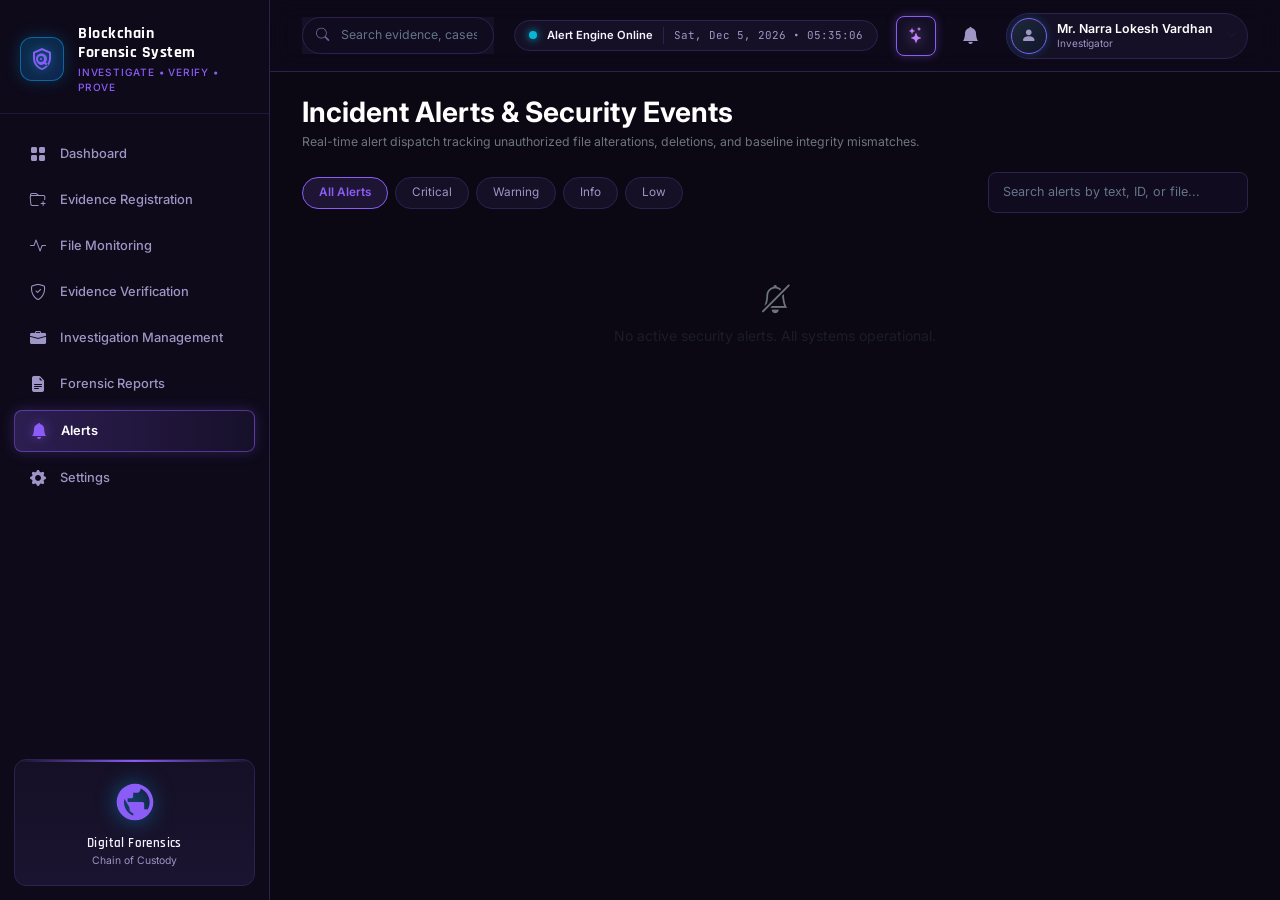
<file: frontend/alerts.html>
<!DOCTYPE html>
<html lang="en">
<head>
  <meta charset="UTF-8">
  <meta name="viewport" content="width=device-width, initial-scale=1.0">
  <title>Incident Alerts | Blockchain Forensic System</title>
  
  <link href="https://cdn.jsdelivr.net/npm/bootstrap@5.3.3/dist/css/bootstrap.min.css" rel="stylesheet">
  <link href="https://cdn.jsdelivr.net/npm/bootstrap-icons@1.11.3/font/bootstrap-icons.css" rel="stylesheet">
  
  <link rel="stylesheet" href="css/style.css">
  <link rel="stylesheet" href="css/components.css">
  <link rel="stylesheet" href="css/responsive.css">
  <script>(function(){document.documentElement.setAttribute('data-theme', localStorage.getItem('forensic_theme') || 'quantum');})();</script>
  <style>
    .alert-filter-pill {
      background: var(--bg-card);
      border: 1px solid var(--border-color);
      color: var(--text-secondary);
      border-radius: 20px;
      padding: 6px 16px;
      font-size: 0.84rem;
      cursor: pointer;
      transition: all 0.2s ease;
    }
    .alert-filter-pill:hover, .alert-filter-pill.active {
      background: var(--primary-blue-dim);
      border-color: var(--primary-blue);
      color: var(--primary-blue);
      font-weight: 600;
    }
  </style>
</head>
<body>

<div class="app-container">
  <!-- Left Cyber Sidebar -->
  <aside class="app-sidebar">
    <div class="sidebar-header">
      <div class="brand-logo-icon">
        <svg viewBox="0 0 24 24" fill="currentColor">
          <path d="M12 1L3 5v6c0 5.55 3.84 10.74 9 12 5.16-1.26 9-6.45 9-12V5l-9-4zm0 2.18l7 3.12v4.7c0 4.67-3.13 9.03-7 10.18-3.87-1.15-7-5.51-7-10.18V6.3l7-3.12zm-1 5.82a3 3 0 100 6 3 3 0 000-6zm0 2a1 1 0 110 2 1 1 0 010-2zm4.71 4.29l2.58 2.59-1.42 1.41-2.58-2.58a5.006 5.006 0 01-3.29 1.29C8.46 17.5 6 15.04 6 12s2.46-5.5 5.5-5.5 5.5 2.46 5.5 5.5c0 1.25-.43 2.4-1.29 3.29z"/>
        </svg>
      </div>
      <div class="brand-text">
        <h1>Blockchain<br>Forensic System</h1>
        <p>Investigate • Verify • Prove</p>
      </div>
    </div>

    <nav class="sidebar-nav">
      <a href="dashboard.html" class="nav-item-link">
        <i class="bi bi-grid-fill"></i>
        <span>Dashboard</span>
      </a>
      <a href="evidence.html" class="nav-item-link">
        <i class="bi bi-folder-plus"></i>
        <span>Evidence Registration</span>
      </a>
      <a href="monitoring.html" class="nav-item-link">
        <i class="bi bi-activity"></i>
        <span>File Monitoring</span>
      </a>
      <a href="verification.html" class="nav-item-link">
        <i class="bi bi-shield-check"></i>
        <span>Evidence Verification</span>
      </a>
      <a href="investigations.html" class="nav-item-link">
        <i class="bi bi-briefcase-fill"></i>
        <span>Investigation Management</span>
      </a>
      <a href="reports.html" class="nav-item-link">
        <i class="bi bi-file-earmark-text-fill"></i>
        <span>Forensic Reports</span>
      </a>
      <a href="alerts.html" class="nav-item-link active">
        <i class="bi bi-bell-fill"></i>
        <span>Alerts</span>
        <span class="badge-counter">3</span>
      </a>
      <a href="settings.html" class="nav-item-link">
        <i class="bi bi-gear-fill"></i>
        <span>Settings</span>
      </a>
    </nav>

    <div class="sidebar-footer-card">
      <div class="hologram-scales-icon">
        <svg viewBox="0 0 24 24" fill="currentColor">
          <path d="M12 2C6.48 2 2 6.48 2 12s4.48 10 10 10 10-4.48 10-10S17.52 2 12 2zm1 17.93c-3.95-.49-7-3.85-7-7.93 0-.62.08-1.21.21-1.79L9 15v1c0 1.1.9 2 2 2v1.93zm6.9-2.54c-.26-.81-1-1.39-1.9-1.39h-1v-3c0-.55-.45-1-1-1H8v-2h2c.55 0 1-.45 1-1V7h2c1.1 0 2-.9 2-2v-.41c2.93 1.19 5 4.06 5 7.41 0 2.08-.8 3.97-2.1 5.39z"/>
        </svg>
      </div>
      <h6 class="footer-title">Digital Forensics</h6>
      <p class="footer-sub">Chain of Custody</p>
    </div>
  </aside>

  <!-- Main Content Area -->
  <main class="app-main">
    <header class="app-header">
      <button class="mobile-menu-toggle" id="mobileMenuToggle">
        <i class="bi bi-list fs-4"></i>
      </button>

      <div class="header-search-bar">
        <i class="bi bi-search"></i>
        <input type="text" id="globalSearchInput" class="header-search-input" placeholder="Search evidence, cases...">
      </div>

      <div class="header-right-actions">
        <div class="system-status-pill">
          <div class="status-indicator-dot"></div>
          <span class="status-pill-text">Alert Engine Online</span>
          <span class="status-pill-time" id="systemLiveClock">Mon, Apr 28, 2025 • 14:32:18</span>
        </div>

        <!-- Theme Toggle Switch Button -->
        <button class="theme-toggle-btn" id="themeToggleBtn" onclick="toggleTheme()" title="Toggle Dark/Light Mode" aria-label="Toggle Theme">
          <i class="bi bi-sun-fill text-warning" id="themeToggleIcon"></i>
        </button>

        <button class="notification-btn" title="View Notifications" onclick="window.location.href='alerts.html'">
          <i class="bi bi-bell-fill"></i>
          <span class="notification-badge">3</span>
        </button>

        <div class="dropdown">
          <button class="user-profile-btn" data-bs-toggle="dropdown" aria-expanded="false">
            <div class="user-avatar">
              <i class="bi bi-person-fill"></i>
            </div>
            <div class="user-meta d-none d-md-block">
              <div class="user-name">Mr. Narra Lokesh Vardhan</div>
              <div class="user-role">Investigator</div>
            </div>
            <i class="bi bi-chevron-down text-muted ms-1" style="font-size: 0.75rem;"></i>
          </button>
          <ul class="dropdown-menu dropdown-menu-end cyber-modal-content p-2" style="background:#101C2E; border:1px solid #203650;">
            <li><a class="dropdown-item text-light rounded py-2" href="settings.html"><i class="bi bi-person-gear me-2 text-primary"></i> Profile & Security</a></li>
            <li><a class="dropdown-item text-light rounded py-2" href="evidence.html"><i class="bi bi-shield-lock me-2 text-primary"></i> My Evidence</a></li>
            <li><hr class="dropdown-divider border-secondary my-1"></li>
            <li><a class="dropdown-item text-danger rounded py-2" href="javascript:void(0)" onclick="handleLogout()"><i class="bi bi-box-arrow-right me-2"></i> Terminate Session</a></li>
          </ul>
        </div>
      </div>
    </header>

    <div class="page-body-content">
      <!-- Section Header -->
      <div class="d-flex align-items-center justify-content-between mb-4 flex-wrap gap-3">
        <div>
          <h2 class="font-heading fw-bold text-white mb-1">Incident Alerts & Security Events</h2>
          <p class="text-secondary small mb-0">Real-time alert dispatch tracking unauthorized file alterations, deletions, and baseline integrity mismatches.</p>
        </div>
      </div>

      <!-- Filter Pills & Search -->
      <div class="d-flex justify-content-between align-items-center mb-4 flex-wrap gap-3">
        <div class="d-flex gap-2 flex-wrap">
          <button class="alert-filter-pill active" data-severity="all">All Alerts</button>
          <button class="alert-filter-pill" data-severity="critical">Critical</button>
          <button class="alert-filter-pill" data-severity="warning">Warning</button>
          <button class="alert-filter-pill" data-severity="info">Info</button>
          <button class="alert-filter-pill" data-severity="low">Low</button>
        </div>

        <input type="text" id="alertsSearchInput" class="form-control-cyber" style="width: 260px;" placeholder="Search alerts by text, ID, or file..." oninput="renderAlertsList()">
      </div>

      <!-- Alerts List Container -->
      <div id="alertsContainer">
        <!-- Dynamically rendered by alerts.js -->
      </div>

    </div>
  </main>
</div>

<script src="https://cdn.jsdelivr.net/npm/bootstrap@5.3.3/dist/js/bootstrap.bundle.min.js"></script>
<script src="js/app.js"></script>
<script src="js/auth.js"></script>
<script src="js/alerts.js"></script>
</body>
</html>
</file>
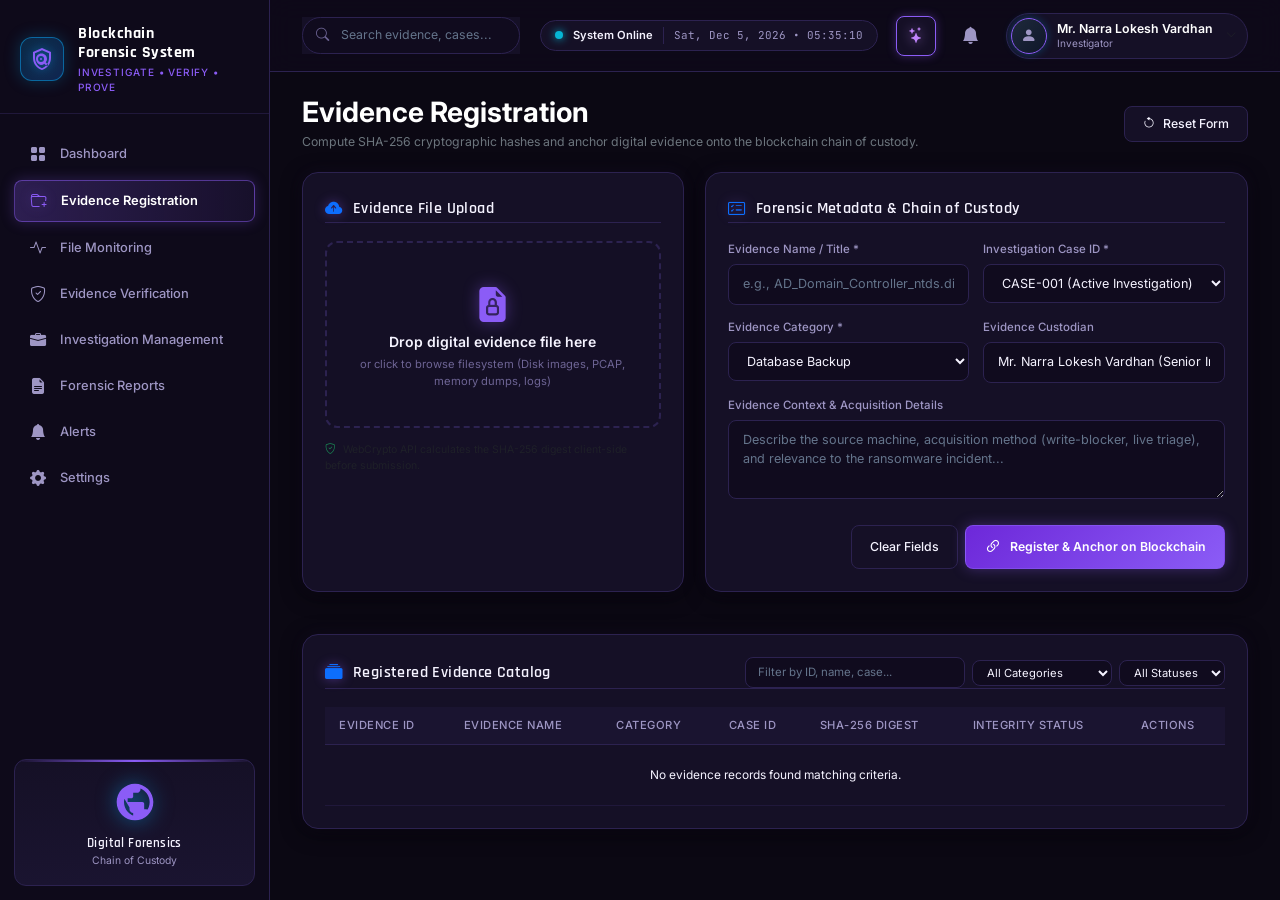
<file: frontend/evidence.html>
<!DOCTYPE html>
<html lang="en">
<head>
  <meta charset="UTF-8">
  <meta name="viewport" content="width=device-width, initial-scale=1.0">
  <title>Evidence Registration | Blockchain Forensic System</title>
  
  <link href="https://cdn.jsdelivr.net/npm/bootstrap@5.3.3/dist/css/bootstrap.min.css" rel="stylesheet">
  <link href="https://cdn.jsdelivr.net/npm/bootstrap-icons@1.11.3/font/bootstrap-icons.css" rel="stylesheet">
  
  <link rel="stylesheet" href="css/style.css">
  <link rel="stylesheet" href="css/components.css">
  <link rel="stylesheet" href="css/responsive.css">
  <script>(function(){document.documentElement.setAttribute('data-theme', localStorage.getItem('forensic_theme') || 'quantum');})();</script>
</head>
<body>

<div class="app-container">
  <!-- Left Cyber Sidebar -->
  <aside class="app-sidebar">
    <div class="sidebar-header">
      <div class="brand-logo-icon">
        <svg viewBox="0 0 24 24" fill="currentColor">
          <path d="M12 1L3 5v6c0 5.55 3.84 10.74 9 12 5.16-1.26 9-6.45 9-12V5l-9-4zm0 2.18l7 3.12v4.7c0 4.67-3.13 9.03-7 10.18-3.87-1.15-7-5.51-7-10.18V6.3l7-3.12zm-1 5.82a3 3 0 100 6 3 3 0 000-6zm0 2a1 1 0 110 2 1 1 0 010-2zm4.71 4.29l2.58 2.59-1.42 1.41-2.58-2.58a5.006 5.006 0 01-3.29 1.29C8.46 17.5 6 15.04 6 12s2.46-5.5 5.5-5.5 5.5 2.46 5.5 5.5c0 1.25-.43 2.4-1.29 3.29z"/>
        </svg>
      </div>
      <div class="brand-text">
        <h1>Blockchain<br>Forensic System</h1>
        <p>Investigate • Verify • Prove</p>
      </div>
    </div>

    <nav class="sidebar-nav">
      <a href="dashboard.html" class="nav-item-link">
        <i class="bi bi-grid-fill"></i>
        <span>Dashboard</span>
      </a>
      <a href="evidence.html" class="nav-item-link active">
        <i class="bi bi-folder-plus"></i>
        <span>Evidence Registration</span>
      </a>
      <a href="monitoring.html" class="nav-item-link">
        <i class="bi bi-activity"></i>
        <span>File Monitoring</span>
      </a>
      <a href="verification.html" class="nav-item-link">
        <i class="bi bi-shield-check"></i>
        <span>Evidence Verification</span>
      </a>
      <a href="investigations.html" class="nav-item-link">
        <i class="bi bi-briefcase-fill"></i>
        <span>Investigation Management</span>
      </a>
      <a href="reports.html" class="nav-item-link">
        <i class="bi bi-file-earmark-text-fill"></i>
        <span>Forensic Reports</span>
      </a>
      <a href="alerts.html" class="nav-item-link">
        <i class="bi bi-bell-fill"></i>
        <span>Alerts</span>
        <span class="badge-counter">3</span>
      </a>
      <a href="settings.html" class="nav-item-link">
        <i class="bi bi-gear-fill"></i>
        <span>Settings</span>
      </a>
    </nav>

    <div class="sidebar-footer-card">
      <div class="hologram-scales-icon">
        <svg viewBox="0 0 24 24" fill="currentColor">
          <path d="M12 2C6.48 2 2 6.48 2 12s4.48 10 10 10 10-4.48 10-10S17.52 2 12 2zm1 17.93c-3.95-.49-7-3.85-7-7.93 0-.62.08-1.21.21-1.79L9 15v1c0 1.1.9 2 2 2v1.93zm6.9-2.54c-.26-.81-1-1.39-1.9-1.39h-1v-3c0-.55-.45-1-1-1H8v-2h2c.55 0 1-.45 1-1V7h2c1.1 0 2-.9 2-2v-.41c2.93 1.19 5 4.06 5 7.41 0 2.08-.8 3.97-2.1 5.39z"/>
        </svg>
      </div>
      <h6 class="footer-title">Digital Forensics</h6>
      <p class="footer-sub">Chain of Custody</p>
    </div>
  </aside>

  <!-- Main Content Area -->
  <main class="app-main">
    <header class="app-header">
      <button class="mobile-menu-toggle" id="mobileMenuToggle">
        <i class="bi bi-list fs-4"></i>
      </button>

      <div class="header-search-bar">
        <i class="bi bi-search"></i>
        <input type="text" id="globalSearchInput" class="header-search-input" placeholder="Search evidence, cases...">
      </div>

      <div class="header-right-actions">
        <div class="system-status-pill">
          <div class="status-indicator-dot"></div>
          <span class="status-pill-text">System Online</span>
          <span class="status-pill-time" id="systemLiveClock">Mon, Apr 28, 2025 • 14:32:18</span>
        </div>

        <!-- Theme Toggle Switch Button -->
        <button class="theme-toggle-btn" id="themeToggleBtn" onclick="toggleTheme()" title="Toggle Dark/Light Mode" aria-label="Toggle Theme">
          <i class="bi bi-sun-fill text-warning" id="themeToggleIcon"></i>
        </button>

        <button class="notification-btn" title="View Notifications" onclick="window.location.href='alerts.html'">
          <i class="bi bi-bell-fill"></i>
          <span class="notification-badge">3</span>
        </button>

        <div class="dropdown">
          <button class="user-profile-btn" data-bs-toggle="dropdown" aria-expanded="false">
            <div class="user-avatar">
              <i class="bi bi-person-fill"></i>
            </div>
            <div class="user-meta d-none d-md-block">
              <div class="user-name">Mr. Narra Lokesh Vardhan</div>
              <div class="user-role">Investigator</div>
            </div>
            <i class="bi bi-chevron-down text-muted ms-1" style="font-size: 0.75rem;"></i>
          </button>
          <ul class="dropdown-menu dropdown-menu-end cyber-modal-content p-2" style="background:#101C2E; border:1px solid #203650;">
            <li><a class="dropdown-item text-light rounded py-2" href="settings.html"><i class="bi bi-person-gear me-2 text-primary"></i> Profile & Security</a></li>
            <li><a class="dropdown-item text-light rounded py-2" href="evidence.html"><i class="bi bi-shield-lock me-2 text-primary"></i> My Evidence</a></li>
            <li><hr class="dropdown-divider border-secondary my-1"></li>
            <li><a class="dropdown-item text-danger rounded py-2" href="javascript:void(0)" onclick="handleLogout()"><i class="bi bi-box-arrow-right me-2"></i> Terminate Session</a></li>
          </ul>
        </div>
      </div>
    </header>

    <div class="page-body-content">
      <!-- Section Header -->
      <div class="d-flex align-items-center justify-content-between mb-4">
        <div>
          <h2 class="font-heading fw-bold text-white mb-1">Evidence Registration</h2>
          <p class="text-secondary small mb-0">Compute SHA-256 cryptographic hashes and anchor digital evidence onto the blockchain chain of custody.</p>
        </div>
        <div class="d-flex gap-2">
          <button class="btn btn-cyber-outline" onclick="resetRegistrationForm()">
            <i class="bi bi-arrow-counterclockwise"></i> Reset Form
          </button>
        </div>
      </div>

      <!-- Registration Form & File Dropzone Row -->
      <div class="row g-4 mb-5">
        <div class="col-lg-5">
          <div class="cyber-card h-100">
            <div class="cyber-card-header">
              <div class="card-title-group">
                <i class="bi bi-cloud-arrow-up-fill text-primary"></i>
                <h3 class="card-header-title">Evidence File Upload</h3>
              </div>
            </div>

            <!-- Drag & Drop Zone -->
            <div class="file-dropzone" id="evidenceDropzone">
              <input type="file" id="evidenceFileInput" style="display: none;">
              <i class="bi bi-file-earmark-lock-fill dropzone-icon"></i>
              <div class="dropzone-title">Drop digital evidence file here</div>
              <div class="dropzone-sub">or click to browse filesystem (Disk images, PCAP, memory dumps, logs)</div>
            </div>

            <!-- Real-time Hashing Feedback Box -->
            <div id="hashDisplayBox" class="mt-3 p-3 rounded" style="display: none; background: #0D1626; border: 1px solid #203650;">
              <div class="d-flex justify-content-between align-items-center mb-1">
                <span class="text-white fw-semibold small" id="selectedFileName">filename.ext</span>
                <span class="badge bg-secondary font-mono" id="selectedFileSize">0 MB</span>
              </div>
              <small class="text-secondary d-block mt-2" id="fileHashStatus">SHA-256 Digest:</small>
              <div class="mono-hash text-primary small text-break mt-1 p-2 rounded" style="background:#070B14; border:1px solid #16263B;" id="fileSha256Digest">
                Computing...
              </div>
            </div>

            <div class="mt-3">
              <small class="text-muted d-block" style="font-size:0.75rem;">
                <i class="bi bi-shield-check text-success me-1"></i> WebCrypto API calculates the SHA-256 digest client-side before submission.
              </small>
            </div>
          </div>
        </div>

        <div class="col-lg-7">
          <div class="cyber-card h-100">
            <div class="cyber-card-header">
              <div class="card-title-group">
                <i class="bi bi-card-checklist text-primary"></i>
                <h3 class="card-header-title">Forensic Metadata & Chain of Custody</h3>
              </div>
            </div>

            <form id="evidenceRegistrationForm" onsubmit="event.preventDefault(); submitEvidenceRegistration();">
              <div class="row g-3">
                <div class="col-md-6">
                  <label class="form-label-cyber">Evidence Name / Title *</label>
                  <input type="text" class="form-control-cyber" id="evidenceName" placeholder="e.g., AD_Domain_Controller_ntds.dit" required>
                </div>

                <div class="col-md-6">
                  <label class="form-label-cyber">Investigation Case ID *</label>
                  <select class="form-control-cyber" id="evidenceCaseId" required>
                    <!-- Dynamically populated from active cases -->
                  </select>
                </div>

                <div class="col-md-6">
                  <label class="form-label-cyber">Evidence Category *</label>
                  <select class="form-control-cyber" id="evidenceCategory" required>
                    <option value="Database Backup" selected>Database Backup</option>
                    <option value="Memory Dump">Memory Dump (.raw, .vmem)</option>
                    <option value="Disk Image">Forensic Disk Image (.E01, .dd)</option>
                    <option value="System Log">System / Event Log (EVTX, syslog)</option>
                    <option value="Encrypted Sample">Ransomware Encrypted Sample</option>
                    <option value="Network Capture">Network Capture (.pcap, .pcapng)</option>
                    <option value="Registry Hive">Windows Registry Hive</option>
                  </select>
                </div>

                <div class="col-md-6">
                  <label class="form-label-cyber">Evidence Custodian</label>
                  <input type="text" class="form-control-cyber" value="Mr. Narra Lokesh Vardhan (Senior Investigator)" readonly>
                </div>

                <div class="col-12">
                  <label class="form-label-cyber">Evidence Context & Acquisition Details</label>
                  <textarea class="form-control-cyber" id="evidenceDescription" rows="3" placeholder="Describe the source machine, acquisition method (write-blocker, live triage), and relevance to the ransomware incident..."></textarea>
                </div>

                <div class="col-12 mt-4 d-flex justify-content-end gap-2">
                  <button type="button" class="btn btn-cyber-outline" onclick="resetRegistrationForm()">Clear Fields</button>
                  <button type="submit" class="btn btn-cyber-primary">
                    <i class="bi bi-link-45deg fs-5"></i> Register & Anchor on Blockchain
                  </button>
                </div>
              </div>
            </form>
          </div>
        </div>
      </div>

      <!-- Registered Evidence Catalog -->
      <div class="cyber-card">
        <div class="cyber-card-header flex-wrap gap-2">
          <div class="card-title-group">
            <i class="bi bi-collection-fill text-primary"></i>
            <h3 class="card-header-title">Registered Evidence Catalog</h3>
          </div>
          
          <!-- Filters & Search -->
          <div class="d-flex align-items-center gap-2 flex-wrap">
            <input type="text" id="evidenceSearchInput" class="form-control-cyber" style="width: 220px; padding: 6px 12px; font-size: 0.82rem;" placeholder="Filter by ID, name, case..." oninput="applyEvidenceFilters()">
            
            <select class="cyber-select-sm" id="evidenceFilterCategory" onchange="applyEvidenceFilters()">
              <option value="all">All Categories</option>
              <option value="database backup">Database Backup</option>
              <option value="memory dump">Memory Dump</option>
              <option value="system log">System Log</option>
              <option value="encrypted sample">Encrypted Sample</option>
            </select>

            <select class="cyber-select-sm" id="evidenceFilterStatus" onchange="applyEvidenceFilters()">
              <option value="all">All Statuses</option>
              <option value="verified">Verified</option>
              <option value="tampered">Tampered</option>
              <option value="missing">Missing</option>
              <option value="unknown">Unknown</option>
            </select>
          </div>
        </div>

        <div class="cyber-table-wrap">
          <table class="cyber-table">
            <thead>
              <tr>
                <th>Evidence ID</th>
                <th>Evidence Name</th>
                <th>Category</th>
                <th>Case ID</th>
                <th>SHA-256 Digest</th>
                <th>Integrity Status</th>
                <th>Actions</th>
              </tr>
            </thead>
            <tbody id="evidenceTableBody">
              <!-- Rendered dynamically by evidence.js -->
            </tbody>
          </table>
        </div>
      </div>

    </div>
  </main>
</div>

<!-- Evidence Receipt & Chain of Custody Modal -->
<div class="modal fade" id="evidenceReceiptModal" tabindex="-1" aria-hidden="true">
  <div class="modal-dialog modal-dialog-centered modal-lg">
    <div class="modal-content cyber-modal-content">
      <div class="modal-header cyber-modal-header">
        <h5 class="modal-title font-heading d-flex align-items-center gap-2">
          <i class="bi bi-patch-check-fill text-success"></i> Blockchain Chain-of-Custody Certificate
        </h5>
        <button type="button" class="btn-close btn-close-white" data-bs-dismiss="modal"></button>
      </div>
      <div class="modal-body p-4">
        <div class="p-3 mb-3 rounded" style="background:#0D1626; border:1px solid #203650;">
          <div class="row g-2">
            <div class="col-md-6">
              <small class="text-secondary">EVIDENCE ID</small>
              <div class="fw-bold text-primary fs-5" id="receiptEvidenceId">-</div>
            </div>
            <div class="col-md-6">
              <small class="text-secondary">ASSOCIATED CASE</small>
              <div class="fw-bold text-light fs-6" id="receiptCaseId">-</div>
            </div>
            <div class="col-12 mt-2">
              <small class="text-secondary">FILENAME</small>
              <div class="text-light fw-semibold" id="receiptFileName">-</div>
            </div>
          </div>
        </div>

        <div class="mb-3">
          <small class="text-secondary d-block">REGISTERED SHA-256 CRYPTOGRAPHIC HASH</small>
          <div class="mono-hash text-success small text-break p-2 rounded mt-1" style="background:#070B14; border:1px solid #16263B;" id="receiptSha256">
            -
          </div>
        </div>

        <div class="mb-3">
          <small class="text-secondary d-block">BLOCKCHAIN TRANSACTION ANCHOR</small>
          <div class="mono-hash text-primary small text-break p-2 rounded mt-1" style="background:#070B14; border:1px solid #16263B;" id="receiptTxHash">
            -
          </div>
        </div>

        <div class="row g-2">
          <div class="col-md-6">
            <small class="text-secondary">SMART CONTRACT</small>
            <div class="mono-hash text-muted small">0x5FbDB2315678afecb367f032d93F642f64180aa3</div>
          </div>
          <div class="col-md-6">
            <small class="text-secondary">RECORDED TIMESTAMP</small>
            <div class="text-light" id="receiptTimestamp">-</div>
          </div>
        </div>
      </div>
      <div class="modal-footer cyber-modal-footer">
        <button type="button" class="btn-cyber-outline" data-bs-dismiss="modal">Close</button>
        <button type="button" class="btn-cyber-primary" onclick="showToast('Printing Chain of Custody Certificate...', 'info'); window.print();">
          <i class="bi bi-printer"></i> Print Certificate
        </button>
      </div>
    </div>
  </div>
</div>

<script src="https://cdn.jsdelivr.net/npm/bootstrap@5.3.3/dist/js/bootstrap.bundle.min.js"></script>
<script src="js/app.js"></script>
<script src="js/auth.js"></script>
<script src="js/evidence.js"></script>
</body>
</html>
</file>
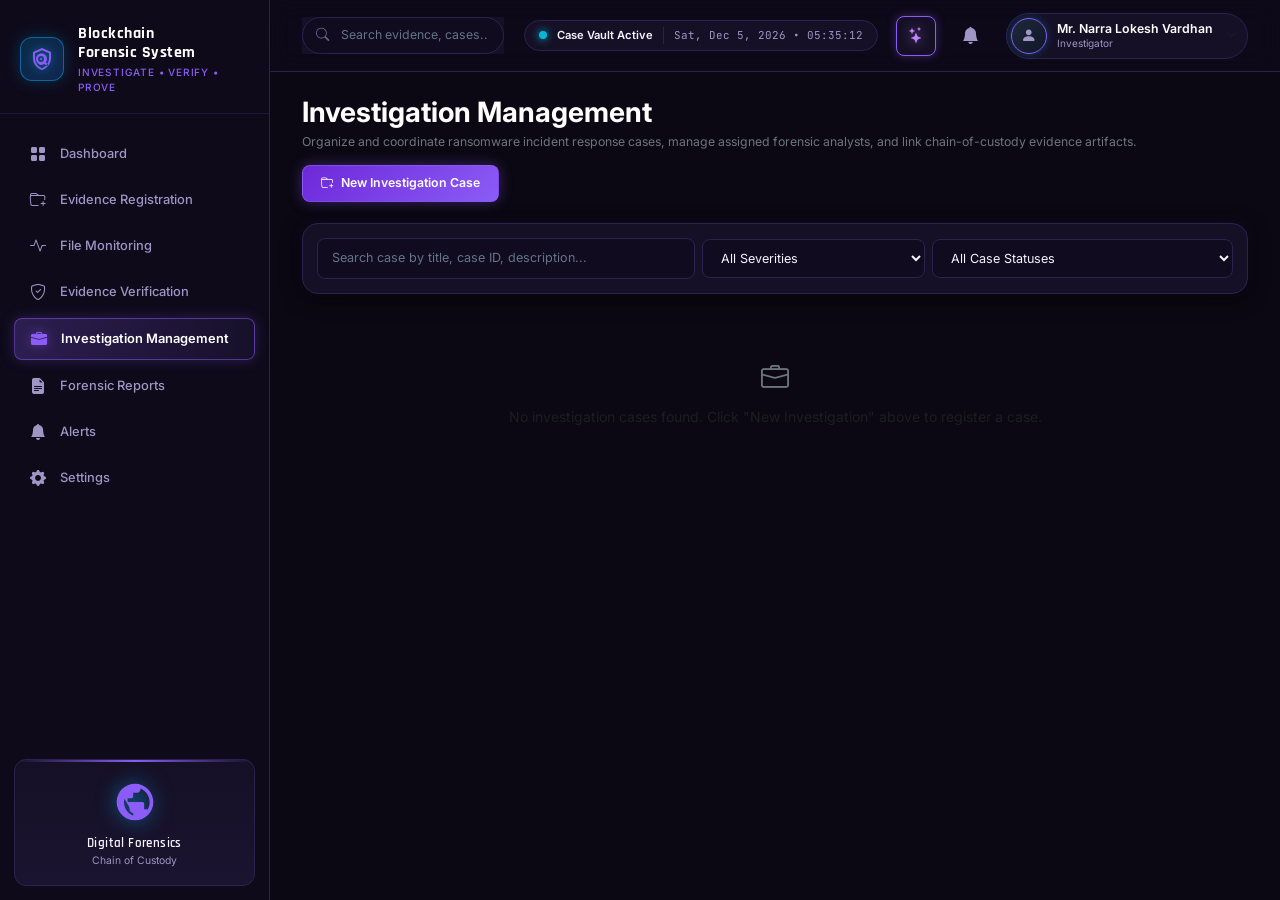
<file: frontend/investigations.html>
<!DOCTYPE html>
<html lang="en">

<head>
  <meta charset="UTF-8">
  <meta name="viewport" content="width=device-width, initial-scale=1.0">
  <title>Investigation Management | Blockchain Forensic System</title>

  <link href="https://cdn.jsdelivr.net/npm/bootstrap@5.3.3/dist/css/bootstrap.min.css" rel="stylesheet">
  <link href="https://cdn.jsdelivr.net/npm/bootstrap-icons@1.11.3/font/bootstrap-icons.css" rel="stylesheet">

  <link rel="stylesheet" href="css/style.css">
  <link rel="stylesheet" href="css/components.css">
  <link rel="stylesheet" href="css/responsive.css">
  <script>(function () { document.documentElement.setAttribute('data-theme', localStorage.getItem('forensic_theme') || 'quantum'); })();</script>
</head>

<body>

  <div class="app-container">
    <!-- Left Cyber Sidebar -->
    <aside class="app-sidebar">
      <div class="sidebar-header">
        <div class="brand-logo-icon">
          <svg viewBox="0 0 24 24" fill="currentColor">
            <path
              d="M12 1L3 5v6c0 5.55 3.84 10.74 9 12 5.16-1.26 9-6.45 9-12V5l-9-4zm0 2.18l7 3.12v4.7c0 4.67-3.13 9.03-7 10.18-3.87-1.15-7-5.51-7-10.18V6.3l7-3.12zm-1 5.82a3 3 0 100 6 3 3 0 000-6zm0 2a1 1 0 110 2 1 1 0 010-2zm4.71 4.29l2.58 2.59-1.42 1.41-2.58-2.58a5.006 5.006 0 01-3.29 1.29C8.46 17.5 6 15.04 6 12s2.46-5.5 5.5-5.5 5.5 2.46 5.5 5.5c0 1.25-.43 2.4-1.29 3.29z" />
          </svg>
        </div>
        <div class="brand-text">
          <h1>Blockchain<br>Forensic System</h1>
          <p>Investigate • Verify • Prove</p>
        </div>
      </div>

      <nav class="sidebar-nav">
        <a href="dashboard.html" class="nav-item-link">
          <i class="bi bi-grid-fill"></i>
          <span>Dashboard</span>
        </a>
        <a href="evidence.html" class="nav-item-link">
          <i class="bi bi-folder-plus"></i>
          <span>Evidence Registration</span>
        </a>
        <a href="monitoring.html" class="nav-item-link">
          <i class="bi bi-activity"></i>
          <span>File Monitoring</span>
        </a>
        <a href="verification.html" class="nav-item-link">
          <i class="bi bi-shield-check"></i>
          <span>Evidence Verification</span>
        </a>
        <a href="investigations.html" class="nav-item-link active">
          <i class="bi bi-briefcase-fill"></i>
          <span>Investigation Management</span>
        </a>
        <a href="reports.html" class="nav-item-link">
          <i class="bi bi-file-earmark-text-fill"></i>
          <span>Forensic Reports</span>
        </a>
        <a href="alerts.html" class="nav-item-link">
          <i class="bi bi-bell-fill"></i>
          <span>Alerts</span>
          <span class="badge-counter">3</span>
        </a>
        <a href="settings.html" class="nav-item-link">
          <i class="bi bi-gear-fill"></i>
          <span>Settings</span>
        </a>
      </nav>

      <div class="sidebar-footer-card">
        <div class="hologram-scales-icon">
          <svg viewBox="0 0 24 24" fill="currentColor">
            <path
              d="M12 2C6.48 2 2 6.48 2 12s4.48 10 10 10 10-4.48 10-10S17.52 2 12 2zm1 17.93c-3.95-.49-7-3.85-7-7.93 0-.62.08-1.21.21-1.79L9 15v1c0 1.1.9 2 2 2v1.93zm6.9-2.54c-.26-.81-1-1.39-1.9-1.39h-1v-3c0-.55-.45-1-1-1H8v-2h2c.55 0 1-.45 1-1V7h2c1.1 0 2-.9 2-2v-.41c2.93 1.19 5 4.06 5 7.41 0 2.08-.8 3.97-2.1 5.39z" />
          </svg>
        </div>
        <h6 class="footer-title">Digital Forensics</h6>
        <p class="footer-sub">Chain of Custody</p>
      </div>
    </aside>

    <!-- Main Content Area -->
    <main class="app-main">
      <header class="app-header">
        <button class="mobile-menu-toggle" id="mobileMenuToggle">
          <i class="bi bi-list fs-4"></i>
        </button>

        <div class="header-search-bar">
          <i class="bi bi-search"></i>
          <input type="text" id="globalSearchInput" class="header-search-input" placeholder="Search evidence, cases...">
        </div>

        <div class="header-right-actions">
          <div class="system-status-pill">
            <div class="status-indicator-dot"></div>
            <span class="status-pill-text">Case Vault Active</span>
            <span class="status-pill-time" id="systemLiveClock">Mon, Apr 28, 2025 • 14:32:18</span>
          </div>

          <!-- Theme Toggle Switch Button -->
          <button class="theme-toggle-btn" id="themeToggleBtn" onclick="toggleTheme()" title="Toggle Dark/Light Mode"
            aria-label="Toggle Theme">
            <i class="bi bi-sun-fill text-warning" id="themeToggleIcon"></i>
          </button>

          <button class="notification-btn" title="View Notifications" onclick="window.location.href='alerts.html'">
            <i class="bi bi-bell-fill"></i>
            <span class="notification-badge">3</span>
          </button>

          <div class="dropdown">
            <button class="user-profile-btn" data-bs-toggle="dropdown" aria-expanded="false">
              <div class="user-avatar">
                <i class="bi bi-person-fill"></i>
              </div>
              <div class="user-meta d-none d-md-block">
                <div class="user-name">Mr. Narra Lokesh Vardhan</div>
                <div class="user-role">Investigator</div>
              </div>
              <i class="bi bi-chevron-down text-muted ms-1" style="font-size: 0.75rem;"></i>
            </button>
            <ul class="dropdown-menu dropdown-menu-end cyber-modal-content p-2"
              style="background:#101C2E; border:1px solid #203650;">
              <li><a class="dropdown-item text-light rounded py-2" href="settings.html"><i
                    class="bi bi-person-gear me-2 text-primary"></i> Profile & Security</a></li>
              <li><a class="dropdown-item text-light rounded py-2" href="evidence.html"><i
                    class="bi bi-shield-lock me-2 text-primary"></i> My Evidence</a></li>
              <li>
                <hr class="dropdown-divider border-secondary my-1">
              </li>
              <li><a class="dropdown-item text-danger rounded py-2" href="javascript:void(0)"
                  onclick="handleLogout()"><i class="bi bi-box-arrow-right me-2"></i> Terminate Session</a></li>
            </ul>
          </div>
        </div>
      </header>

      <div class="page-body-content">
        <!-- Section Header -->
        <div class="d-flex align-items-center justify-content-between mb-4 flex-wrap gap-3">
          <div>
            <h2 class="font-heading fw-bold text-white mb-1">Investigation Management</h2>
            <p class="text-secondary small mb-0">Organize and coordinate ransomware incident response cases, manage
              assigned forensic analysts, and link chain-of-custody evidence artifacts.</p>
          </div>
          <div class="d-flex gap-2">
            <button class="btn btn-cyber-primary" data-bs-toggle="modal" data-bs-target="#createCaseModal">
              <i class="bi bi-folder-plus"></i> New Investigation Case
            </button>
          </div>
        </div>

        <!-- Filters & Search Toolbar -->
        <div class="cyber-card mb-4 p-3">
          <div class="row g-2 align-items-center">
            <div class="col-md-5">
              <input type="text" id="caseSearchInput" class="form-control-cyber"
                placeholder="Search case by title, case ID, description..." oninput="renderInvestigations()">
            </div>
            <div class="col-md-3">
              <select class="form-control-cyber" id="caseSeverityFilter" onchange="renderInvestigations()">
                <option value="all">All Severities</option>
                <option value="critical">Critical</option>
                <option value="high">High</option>
                <option value="medium">Medium</option>
                <option value="low">Low</option>
              </select>
            </div>
            <div class="col-md-4">
              <select class="form-control-cyber" id="caseStatusFilter" onchange="renderInvestigations()">
                <option value="all">All Case Statuses</option>
                <option value="active">Active</option>
                <option value="under review">Under Review</option>
                <option value="closed">Closed</option>
              </select>
            </div>
          </div>
        </div>

        <!-- Investigations Grid -->
        <div class="row g-4" id="investigationsGrid">
          <!-- Rendered dynamically by investigations.js -->
        </div>

      </div>
    </main>
  </div>

  <!-- Create Investigation Case Modal -->
  <div class="modal fade" id="createCaseModal" tabindex="-1" aria-hidden="true">
    <div class="modal-dialog modal-dialog-centered modal-lg">
      <div class="modal-content cyber-modal-content">
        <div class="modal-header cyber-modal-header">
          <h5 class="modal-title font-heading d-flex align-items-center gap-2">
            <i class="bi bi-folder-plus text-primary"></i> Create Ransomware Investigation Case
          </h5>
          <button type="button" class="btn-close btn-close-white" data-bs-dismiss="modal"></button>
        </div>
        <form id="createCaseForm">
          <div class="modal-body p-4">
            <div class="row g-3">
              <div class="col-12">
                <label class="form-label-cyber">Incident Title *</label>
                <input type="text" class="form-control-cyber" id="newCaseTitle"
                  placeholder="e.g., CASE-020: BlackByte Ransomware Lateral TTPs" required>
              </div>
              <div class="col-md-6">
                <label class="form-label-cyber">Severity Classification *</label>
                <select class="form-control-cyber" id="newCaseSeverity">
                  <option value="Critical" selected>Critical (Volume Encryption / Backup Targeted)</option>
                  <option value="High">High (Privilege Escalation / Lateral Triage)</option>
                  <option value="Medium">Medium (Suspicious Persistence Mechanism)</option>
                  <option value="Low">Low (Policy Violation / Phishing Recon)</option>
                </select>
              </div>
              <div class="col-md-6">
                <label class="form-label-cyber">Incident Occurrence Date</label>
                <input type="date" class="form-control-cyber" id="newCaseDate">
              </div>
              <div class="col-12">
                <label class="form-label-cyber">Incident Narrative & Scope</label>
                <textarea class="form-control-cyber" id="newCaseDesc" rows="4"
                  placeholder="Detail initial access vector, affected hostnames, ransomware family indicators (IOCs), and investigation goals..."
                  required></textarea>
              </div>
            </div>
          </div>
          <div class="modal-footer cyber-modal-footer">
            <button type="button" class="btn-cyber-outline" data-bs-dismiss="modal">Cancel</button>
            <button type="submit" class="btn btn-cyber-primary">Create Case Record</button>
          </div>
        </form>
      </div>
    </div>
  </div>

  <!-- Case Details Modal -->
  <div class="modal fade" id="caseDetailsModal" tabindex="-1" aria-hidden="true">
    <div class="modal-dialog modal-dialog-centered modal-lg">
      <div class="modal-content cyber-modal-content">
        <div class="modal-header cyber-modal-header">
          <h5 class="modal-title font-heading d-flex align-items-center gap-2">
            <i class="bi bi-briefcase-fill text-primary"></i> Investigation Case Overview
          </h5>
          <button type="button" class="btn-close btn-close-white" data-bs-dismiss="modal"></button>
        </div>
        <div class="modal-body p-4">
          <div class="d-flex justify-content-between align-items-center mb-3">
            <div>
              <span class="fw-bold text-primary fs-5 font-heading" id="modalCaseId">-</span>
              <h4 class="text-white mb-0 mt-1" id="modalCaseTitle">-</h4>
            </div>
            <span class="badge-pill-severity badge-critical" id="modalCaseSeverity">-</span>
          </div>

          <div class="p-3 rounded mb-3" style="background:#0D1626; border:1px solid #203650;">
            <div class="row g-2 small">
              <div class="col-4">
                <small class="text-secondary d-block">INCIDENT DATE</small>
                <span class="text-light" id="modalCaseDate">-</span>
              </div>
              <div class="col-4">
                <small class="text-secondary d-block">LEAD INVESTIGATOR</small>
                <span class="text-light" id="modalCaseInvestigator">-</span>
              </div>
              <div class="col-4">
                <small class="text-secondary d-block">STATUS</small>
                <span class="text-info" id="modalCaseStatus">-</span>
              </div>
            </div>
          </div>

          <div class="mb-3">
            <small class="text-secondary d-block mb-1">CASE SUMMARY</small>
            <p class="text-light small" id="modalCaseDesc">-</p>
          </div>

          <div class="mb-2">
            <small class="text-secondary d-block mb-2">ASSOCIATED FORENSIC EVIDENCE ARTIFACTS</small>
            <div id="modalCaseEvidenceList">
              <!-- Dynamically populated -->
            </div>
          </div>
        </div>
        <div class="modal-footer cyber-modal-footer">
          <button type="button" class="btn-cyber-outline" data-bs-dismiss="modal">Close</button>
          <button type="button" class="btn btn-cyber-primary" onclick="window.location.href='reports.html'">
            <i class="bi bi-file-earmark-pdf"></i> Generate Case Report
          </button>
        </div>
      </div>
    </div>
  </div>

  <script src="https://cdn.jsdelivr.net/npm/bootstrap@5.3.3/dist/js/bootstrap.bundle.min.js"></script>
  <script src="js/app.js"></script>
  <script src="js/auth.js"></script>
  <script src="js/investigations.js"></script>
</body>

</html>
</file>
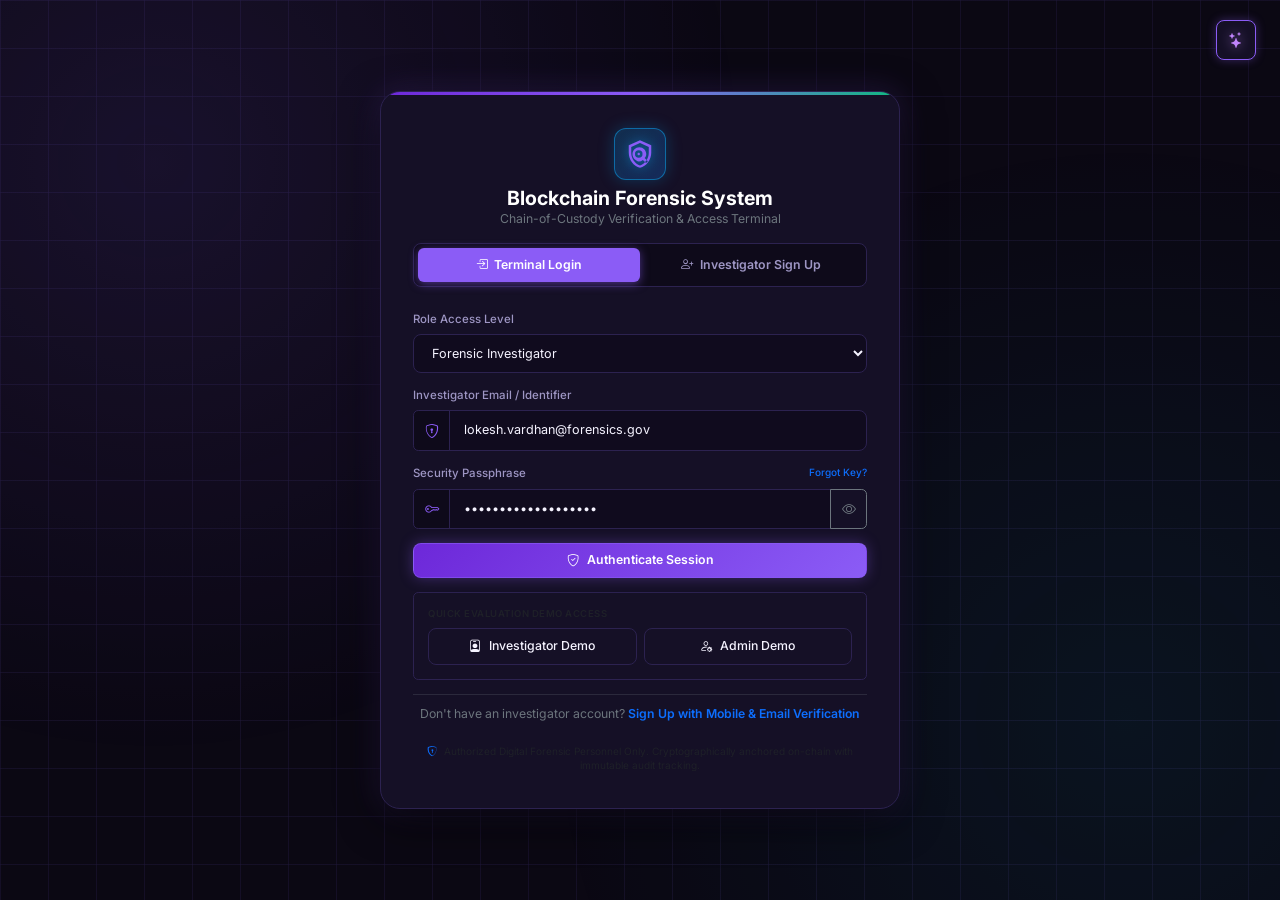
<file: frontend/login.html>
<!DOCTYPE html>
<html lang="en">
<head>
  <meta charset="UTF-8">
  <meta name="viewport" content="width=device-width, initial-scale=1.0">
  <title>Terminal Access & Registration | Blockchain Forensic System</title>
  
  <link href="https://cdn.jsdelivr.net/npm/bootstrap@5.3.3/dist/css/bootstrap.min.css" rel="stylesheet">
  <link href="https://cdn.jsdelivr.net/npm/bootstrap-icons@1.11.3/font/bootstrap-icons.css" rel="stylesheet">
  
  <link rel="stylesheet" href="css/style.css">
  <link rel="stylesheet" href="css/components.css">
  <link rel="stylesheet" href="css/responsive.css">
  <script>(function(){document.documentElement.setAttribute('data-theme', localStorage.getItem('forensic_theme') || 'quantum');})();</script>
  <style>
    .login-container {
      min-height: 100vh;
      display: flex;
      align-items: center;
      justify-content: center;
      padding: 32px 16px;
      position: relative;
      z-index: 2;
    }
    .auth-box {
      width: 100%;
      max-width: 520px;
      background: var(--bg-card);
      border: 1px solid var(--border-color);
      border-radius: var(--radius-xl);
      padding: 36px 32px;
      box-shadow: 0 10px 40px rgba(0, 0, 0, 0.7), 0 0 30px rgba(8, 169, 245, 0.15);
      position: relative;
      overflow: hidden;
    }
    .auth-box::before {
      content: '';
      position: absolute;
      top: 0;
      left: 0;
      right: 0;
      height: 3px;
      background: linear-gradient(90deg, var(--secondary-blue), var(--primary-blue), var(--verified-green));
    }
    .auth-nav-tabs {
      display: flex;
      background: #0B1424;
      border: 1px solid #1E3048;
      border-radius: 8px;
      padding: 4px;
      margin-bottom: 24px;
    }
    .auth-nav-tab {
      flex: 1;
      padding: 8px 12px;
      text-align: center;
      font-size: 0.88rem;
      font-weight: 600;
      color: var(--text-secondary);
      border-radius: 6px;
      cursor: pointer;
      transition: all 0.25s ease;
      border: none;
      background: transparent;
    }
    .auth-nav-tab.active {
      background: var(--primary-blue);
      color: #070B14;
      box-shadow: 0 2px 10px rgba(8, 169, 245, 0.4);
    }
    .otp-input-box {
      letter-spacing: 6px;
      font-size: 1.25rem;
      text-align: center;
      font-family: var(--font-mono);
      font-weight: bold;
    }
    .verification-pill {
      background: rgba(8, 169, 245, 0.1);
      border: 1px dashed rgba(8, 169, 245, 0.35);
      border-radius: 8px;
      padding: 10px 14px;
      font-size: 0.82rem;
    }
    /* Dark theme input styling (default) */
    html[data-theme="dark"] .form-control,
    html[data-theme="dark"] .form-control-cyber,
    html[data-theme="dark"] input,
    html[data-theme="dark"] select,
    :not([data-theme="light"]) .form-control,
    :not([data-theme="light"]) .form-control-cyber,
    :not([data-theme="light"]) input,
    :not([data-theme="light"]) select {
      background-color: #0D1626 !important;
      color: #FFFFFF !important;
      border: 1px solid #203650 !important;
    }
    html[data-theme="dark"] .form-control:focus,
    html[data-theme="dark"] .form-control-cyber:focus,
    html[data-theme="dark"] input:focus,
    html[data-theme="dark"] select:focus,
    :not([data-theme="light"]) .form-control:focus,
    :not([data-theme="light"]) .form-control-cyber:focus,
    :not([data-theme="light"]) input:focus,
    :not([data-theme="light"]) select:focus {
      background-color: #101c30 !important;
      color: #FFFFFF !important;
      border-color: #08A9F5 !important;
      box-shadow: 0 0 12px rgba(8, 169, 245, 0.35) !important;
      outline: none !important;
    }
    html[data-theme="dark"] input:-webkit-autofill,
    html[data-theme="dark"] input:-webkit-autofill:hover, 
    html[data-theme="dark"] input:-webkit-autofill:focus, 
    html[data-theme="dark"] input:-webkit-autofill:active,
    :not([data-theme="light"]) input:-webkit-autofill {
      -webkit-text-fill-color: #FFFFFF !important;
      -webkit-box-shadow: 0 0 0 1000px #0D1626 inset !important;
      caret-color: #FFFFFF !important;
      transition: background-color 5000s ease-in-out 0s;
    }
    html[data-theme="dark"] ::placeholder,
    :not([data-theme="light"]) ::placeholder {
      color: #64748B !important;
      opacity: 1 !important;
    }
    html[data-theme="dark"] .input-group-text,
    :not([data-theme="light"]) .input-group-text {
      background-color: #0B1424 !important;
      border-color: #203650 !important;
      color: #08A9F5 !important;
    }

    /* Quantum Void theme styling for Login & Sign-up */
    html[data-theme="quantum"] .auth-box {
      background: #151026 !important;
      border: 1px solid #2C2250 !important;
      box-shadow: 0 10px 40px rgba(0, 0, 0, 0.8), 0 0 30px rgba(139, 92, 246, 0.25) !important;
    }
    html[data-theme="quantum"] .auth-box::before {
      background: linear-gradient(90deg, #6D28D9, #8B5CF6, #10B981) !important;
    }
    html[data-theme="quantum"] .auth-nav-tabs {
      background: #0E0A1A !important;
      border: 1px solid #2C2250 !important;
    }
    html[data-theme="quantum"] .auth-nav-tab.active {
      background: #8B5CF6 !important;
      color: #FFFFFF !important;
      box-shadow: 0 2px 10px rgba(139, 92, 246, 0.5) !important;
    }
    html[data-theme="quantum"] .form-control,
    html[data-theme="quantum"] .form-control-cyber,
    html[data-theme="quantum"] input,
    html[data-theme="quantum"] select {
      background-color: #100B1E !important;
      color: #F5F3FF !important;
      border: 1px solid #2C2250 !important;
    }
    html[data-theme="quantum"] .form-control:focus,
    html[data-theme="quantum"] .form-control-cyber:focus,
    html[data-theme="quantum"] input:focus,
    html[data-theme="quantum"] select:focus {
      background-color: #18112E !important;
      color: #FFFFFF !important;
      border-color: #8B5CF6 !important;
      box-shadow: 0 0 12px rgba(139, 92, 246, 0.4) !important;
    }
    html[data-theme="quantum"] .input-group-text {
      background-color: #0E0A1A !important;
      border-color: #2C2250 !important;
      color: #8B5CF6 !important;
    }

    /* Light theme styling for Login & Sign-up */
    html[data-theme="light"] .auth-box {
      background: #FFFFFF !important;
      border: 1px solid #CBD5E1 !important;
      box-shadow: 0 10px 40px rgba(0, 0, 0, 0.08), 0 0 20px rgba(2, 132, 199, 0.1) !important;
    }
    html[data-theme="light"] .auth-box h3 {
      color: #0F172A !important;
    }
    html[data-theme="light"] .auth-box .text-secondary {
      color: #475569 !important;
    }
    html[data-theme="light"] .auth-nav-tabs {
      background: #F1F5F9 !important;
      border: 1px solid #CBD5E1 !important;
    }
    html[data-theme="light"] .auth-nav-tab {
      color: #475569 !important;
    }
    html[data-theme="light"] .auth-nav-tab.active {
      background: #0284C7 !important;
      color: #FFFFFF !important;
      box-shadow: 0 2px 10px rgba(2, 132, 199, 0.3) !important;
    }
    html[data-theme="light"] .form-control,
    html[data-theme="light"] .form-control-cyber,
    html[data-theme="light"] input,
    html[data-theme="light"] select {
      background-color: #FFFFFF !important;
      color: #0F172A !important;
      border: 1px solid #CBD5E1 !important;
    }
    html[data-theme="light"] .form-control:focus,
    html[data-theme="light"] .form-control-cyber:focus,
    html[data-theme="light"] input:focus,
    html[data-theme="light"] select:focus {
      background-color: #FFFFFF !important;
      color: #0F172A !important;
      border-color: #0284C7 !important;
      box-shadow: 0 0 0 3px rgba(2, 132, 199, 0.2) !important;
      outline: none !important;
    }
    html[data-theme="light"] input:-webkit-autofill {
      -webkit-text-fill-color: #0F172A !important;
      -webkit-box-shadow: 0 0 0 1000px #FFFFFF inset !important;
      caret-color: #0F172A !important;
    }
    html[data-theme="light"] .input-group-text {
      background-color: #F8FAFC !important;
      border-color: #CBD5E1 !important;
      color: #0284C7 !important;
    }
    html[data-theme="light"] .form-label-cyber {
      color: #334155 !important;
    }
    html[data-theme="light"] .verification-pill {
      background: #F8FAFC !important;
      border: 1px dashed #CBD5E1 !important;
      color: #1E293B !important;
    }
    html[data-theme="light"] .text-muted {
      color: #64748B !important;
    }
    html[data-theme="light"] .text-light,
    html[data-theme="light"] .text-white:not(.auth-nav-tab.active):not(.btn-cyber-primary *) {
      color: #0F172A !important;
    }
  </style>
</head>
<body>

<!-- Theme Switch Floating Button -->
<div style="position: fixed; top: 20px; right: 24px; z-index: 1050;">
  <button class="theme-toggle-btn" id="themeToggleBtn" onclick="toggleTheme()" title="Toggle Dark/Light Mode" aria-label="Toggle Theme">
    <i class="bi bi-sun-fill text-warning" id="themeToggleIcon"></i>
  </button>
</div>

<div class="login-container">
  <div class="auth-box">
    <!-- Brand Header -->
    <div class="text-center mb-3">
      <div class="brand-logo-icon mx-auto mb-2" style="width: 52px; height: 52px;">
        <svg viewBox="0 0 24 24" fill="currentColor" style="width: 30px; height: 30px;">
          <path d="M12 1L3 5v6c0 5.55 3.84 10.74 9 12 5.16-1.26 9-6.45 9-12V5l-9-4zm0 2.18l7 3.12v4.7c0 4.67-3.13 9.03-7 10.18-3.87-1.15-7-5.51-7-10.18V6.3l7-3.12zm-1 5.82a3 3 0 100 6 3 3 0 000-6zm0 2a1 1 0 110 2 1 1 0 010-2zm4.71 4.29l2.58 2.59-1.42 1.41-2.58-2.58a5.006 5.006 0 01-3.29 1.29C8.46 17.5 6 15.04 6 12s2.46-5.5 5.5-5.5 5.5 2.46 5.5 5.5c0 1.25-.43 2.4-1.29 3.29z"/>
        </svg>
      </div>
      <h3 class="font-heading fw-bold text-white mb-0" style="font-size: 1.4rem;">Blockchain Forensic System</h3>
      <p class="text-secondary small mb-0">Chain-of-Custody Verification & Access Terminal</p>
    </div>

    <!-- Auth Tabs Switcher -->
    <div class="auth-nav-tabs">
      <button type="button" class="auth-nav-tab active" id="tabBtnLogin" onclick="switchAuthTab('login')">
        <i class="bi bi-box-arrow-in-right me-1"></i> Terminal Login
      </button>
      <button type="button" class="auth-nav-tab" id="tabBtnRegister" onclick="switchAuthTab('register')">
        <i class="bi bi-person-plus me-1"></i> Investigator Sign Up
      </button>
    </div>

    <!-- ==================== VIEW 1: TERMINAL LOGIN ==================== -->
    <div id="loginView">
      <form id="loginForm" onsubmit="event.preventDefault(); submitLoginForm();">
        <div class="mb-3">
          <label class="form-label-cyber">Role Access Level</label>
          <select class="form-control-cyber" id="userRole">
            <option value="Investigator" selected>Forensic Investigator</option>
            <option value="Administrator">Forensic Administrator</option>
          </select>
        </div>

        <div class="mb-3">
          <label class="form-label-cyber">Investigator Email / Identifier</label>
          <div class="input-group">
            <span class="input-group-text bg-dark border-secondary text-secondary"><i class="bi bi-shield-lock"></i></span>
            <input type="email" class="form-control form-control-cyber" id="userEmail" placeholder="lokesh.vardhan@forensics.gov" value="lokesh.vardhan@forensics.gov" required>
          </div>
        </div>

        <div class="mb-3">
          <label class="form-label-cyber d-flex justify-content-between">
            <span>Security Passphrase</span>
            <a href="javascript:void(0)" onclick="showToast('Password reset tokens are managed by your Security Administrator.', 'info')" class="small text-primary">Forgot Key?</a>
          </label>
          <div class="input-group">
            <span class="input-group-text bg-dark border-secondary text-secondary"><i class="bi bi-key"></i></span>
            <input type="password" class="form-control form-control-cyber" id="userPassword" value="CyberForensics2025!" required>
            <button class="btn btn-outline-secondary border-secondary" type="button" id="togglePasswordBtn">
              <i class="bi bi-eye"></i>
            </button>
          </div>
        </div>

        <button type="submit" class="btn btn-cyber-primary w-100 justify-content-center py-2 mb-3" id="btnLoginSubmit">
          <i class="bi bi-shield-check"></i> Authenticate Session
        </button>
      </form>

      <!-- Evaluator & Demo Access -->
      <div class="p-3 rounded mb-3" style="background:#0D1626; border:1px solid #203650;">
        <small class="text-muted d-block text-uppercase fw-semibold mb-2" style="font-size:0.68rem; letter-spacing:0.5px;">Quick Evaluation Demo Access</small>
        <div class="d-flex gap-2">
          <button type="button" class="btn btn-sm btn-cyber-outline w-100 justify-content-center" onclick="demoLogin('Investigator')">
            <i class="bi bi-person-badge"></i> Investigator Demo
          </button>
          <button type="button" class="btn btn-sm btn-cyber-outline w-100 justify-content-center" onclick="demoLogin('Administrator')">
            <i class="bi bi-person-gear"></i> Admin Demo
          </button>
        </div>
      </div>

      <div class="text-center pt-2 border-top border-secondary border-opacity-25">
        <small class="text-secondary">
          Don't have an investigator account? 
          <a href="javascript:void(0)" onclick="switchAuthTab('register')" class="text-primary fw-semibold">Sign Up with Mobile & Email Verification</a>
        </small>
      </div>
    </div>

    <!-- ==================== VIEW 2: INVESTIGATOR SIGN UP ==================== -->
    <div id="signupView" style="display: none;">
      
      <!-- Sign Up Step 1: Profile & Credentials -->
      <div id="signupStep1">
        <form id="signupDetailsForm" onsubmit="event.preventDefault(); submitSignupStep1();">
          <div class="mb-3">
            <label class="form-label-cyber">Full Name & Title *</label>
            <div class="input-group">
              <span class="input-group-text bg-dark border-secondary text-secondary"><i class="bi bi-person"></i></span>
              <input type="text" class="form-control form-control-cyber" id="regFullName" placeholder="e.g. Officer Rajesh Sharma" required>
            </div>
          </div>

          <div class="row g-2 mb-3">
            <div class="col-sm-6">
              <label class="form-label-cyber">Agency Role *</label>
              <select class="form-control-cyber" id="regRole" required>
                <option value="Investigator" selected>Forensic Investigator</option>
                <option value="Administrator">Forensic Administrator</option>
              </select>
            </div>
            <div class="col-sm-6">
              <label class="form-label-cyber">Badge ID / Title</label>
              <input type="text" class="form-control form-control-cyber" id="regBadge" placeholder="e.g. Incident Responder">
            </div>
          </div>

          <div class="mb-3">
            <label class="form-label-cyber">Official Email Address *</label>
            <div class="input-group">
              <span class="input-group-text bg-dark border-secondary text-secondary"><i class="bi bi-envelope"></i></span>
              <input type="email" class="form-control form-control-cyber" id="regEmail" placeholder="officer@forensics.gov" required>
            </div>
            <small class="text-muted" style="font-size:0.75rem;">A 6-digit cryptographic verification code will be sent to this email.</small>
          </div>

          <div class="mb-3">
            <label class="form-label-cyber">Official Mobile / Contact Number *</label>
            <div class="input-group">
              <span class="input-group-text bg-dark border-secondary text-secondary"><i class="bi bi-phone"></i></span>
              <input type="tel" class="form-control form-control-cyber" id="regPhone" placeholder="+91 98765 43210" required>
            </div>
            <small class="text-muted" style="font-size:0.75rem;">A 6-digit SMS verification code will be dispatched to this number.</small>
          </div>

          <div class="row g-2 mb-4">
            <div class="col-sm-6">
              <label class="form-label-cyber">Security Passphrase *</label>
              <input type="password" class="form-control form-control-cyber" id="regPassword" placeholder="Min 6 characters" minlength="6" required>
            </div>
            <div class="col-sm-6">
              <label class="form-label-cyber">Confirm Passphrase *</label>
              <input type="password" class="form-control form-control-cyber" id="regPasswordConfirm" placeholder="Re-enter passphrase" minlength="6" required>
            </div>
          </div>

          <button type="submit" class="btn btn-cyber-primary w-100 justify-content-center py-2 mb-3" id="btnRequestCodes">
            <i class="bi bi-shield-lock-fill"></i> Request Dual Verification Codes
          </button>
        </form>

        <div class="text-center pt-2 border-top border-secondary border-opacity-25">
          <small class="text-secondary">
            Already have an active credential? 
            <a href="javascript:void(0)" onclick="switchAuthTab('login')" class="text-primary fw-semibold">Sign In to Terminal</a>
          </small>
        </div>
      </div>

      <!-- Sign Up Step 2: Dual Verification (Email OTP & Phone OTP) -->
      <div id="signupStep2" style="display: none;">
        <div class="p-3 rounded mb-3" style="background:#0D1626; border:1px solid #203650;">
          <div class="d-flex align-items-center gap-2 mb-2">
            <i class="bi bi-shield-check text-success fs-5"></i>
            <h6 class="text-white mb-0 fw-bold">Dual Cryptographic Verification</h6>
          </div>
          <p class="text-secondary small mb-2">
            Verification codes have been dispatched to:
            <br><span class="text-light fw-semibold" id="verifyTargetEmail">email@example.com</span>
            <br><span class="text-light fw-semibold" id="verifyTargetPhone">+91 XXXXX XXXXX</span>
          </p>

          <!-- Simulated Dispatch Pill for Instant Testing / Offline Mode -->
          <div class="verification-pill mt-2" id="simulatedDispatchBox">
            <div class="d-flex justify-content-between align-items-center mb-1">
              <span class="text-info fw-semibold small"><i class="bi bi-cpu me-1"></i> Simulated Cryptographic Dispatch:</span>
              <button type="button" class="btn btn-sm btn-link text-primary p-0 text-decoration-none" onclick="autoFillVerificationCodes()">
                <i class="bi bi-magic me-1"></i> Auto-Fill Codes
              </button>
            </div>
            <div class="font-mono text-light small d-flex justify-content-between flex-wrap gap-2">
              <div>Email OTP: <span class="text-success fw-bold" id="previewEmailCode">------</span></div>
              <div>Phone OTP: <span class="text-warning fw-bold" id="previewPhoneCode">------</span></div>
            </div>
          </div>
        </div>

        <form id="signupVerifyForm" onsubmit="event.preventDefault(); submitSignupStep2();">
          <!-- Email Verification Code -->
          <div class="mb-3">
            <label class="form-label-cyber d-flex justify-content-between align-items-center">
              <span><i class="bi bi-envelope-check text-primary me-1"></i> 6-Digit Email Verification Code *</span>
            </label>
            <input type="text" class="form-control form-control-cyber otp-input-box" id="regEmailCode" placeholder="••••••" maxlength="6" pattern="[0-9]{6}" required>
          </div>

          <!-- Phone / SMS Verification Code -->
          <div class="mb-3">
            <label class="form-label-cyber d-flex justify-content-between align-items-center">
              <span><i class="bi bi-phone-vibrate text-primary me-1"></i> 6-Digit Mobile / SMS Verification Code *</span>
            </label>
            <input type="text" class="form-control form-control-cyber otp-input-box" id="regPhoneCode" placeholder="••••••" maxlength="6" pattern="[0-9]{6}" required>
          </div>

          <div class="d-flex gap-2 mb-3">
            <button type="button" class="btn btn-cyber-outline py-2 flex-fill" onclick="backToSignupStep1()">
              <i class="bi bi-arrow-left"></i> Edit Info
            </button>
            <button type="submit" class="btn btn-cyber-primary py-2 flex-fill justify-content-center" id="btnVerifyRegister">
              <i class="bi bi-patch-check-fill"></i> Verify & Activate
            </button>
          </div>

          <div class="text-center">
            <button type="button" class="btn btn-sm btn-link text-secondary text-decoration-none" id="btnResendCodes" onclick="resendVerificationCodes()">
              <i class="bi bi-arrow-repeat me-1"></i> Resend Verification Codes
            </button>
          </div>
        </form>
      </div>

    </div>

    <!-- Security Advisory Notice -->
    <div class="text-center mt-4">
      <small class="text-muted" style="font-size: 0.72rem; line-height: 1.4; display: block;">
        <i class="bi bi-shield-lock text-primary me-1"></i> Authorized Digital Forensic Personnel Only. Cryptographically anchored on-chain with immutable audit tracking.
      </small>
    </div>
  </div>
</div>

<script src="https://cdn.jsdelivr.net/npm/bootstrap@5.3.3/dist/js/bootstrap.bundle.min.js"></script>
<script src="js/app.js"></script>
<script src="js/auth.js"></script>
<script>
  // State variables for sign-up flow
  let pendingSignupData = {};
  let currentDemoCodes = null;

  // Toggle Password Visibility in Login Form
  const toggleBtn = document.getElementById('togglePasswordBtn');
  const passInput = document.getElementById('userPassword');
  if (toggleBtn && passInput) {
    toggleBtn.addEventListener('click', () => {
      const isPass = passInput.type === 'password';
      passInput.type = isPass ? 'text' : 'password';
      toggleBtn.innerHTML = isPass ? '<i class="bi bi-eye-slash"></i>' : '<i class="bi bi-eye"></i>';
    });
  }

  // Switch between Login and Sign Up tabs
  function switchAuthTab(tab) {
    const tabLogin = document.getElementById('tabBtnLogin');
    const tabRegister = document.getElementById('tabBtnRegister');
    const loginView = document.getElementById('loginView');
    const signupView = document.getElementById('signupView');

    if (tab === 'login') {
      tabLogin.classList.add('active');
      tabRegister.classList.remove('active');
      loginView.style.display = 'block';
      signupView.style.display = 'none';
    } else {
      tabRegister.classList.add('active');
      tabLogin.classList.remove('active');
      loginView.style.display = 'none';
      signupView.style.display = 'block';
      backToSignupStep1();
    }
  }

  // Handle Login Form Submission
  async function submitLoginForm() {
    const email = document.getElementById('userEmail').value;
    const pass = document.getElementById('userPassword').value;
    const role = document.getElementById('userRole').value;
    const submitBtn = document.getElementById('btnLoginSubmit');

    if (submitBtn) {
      submitBtn.disabled = true;
      submitBtn.innerHTML = '<span class="spinner-border spinner-border-sm me-2"></span> Authenticating...';
    }

    try {
      await handleLogin(email, pass, role);
    } finally {
      if (submitBtn) {
        submitBtn.disabled = false;
        submitBtn.innerHTML = '<i class="bi bi-shield-check"></i> Authenticate Session';
      }
    }
  }

  // Handle Sign Up Step 1 (Request Verification Codes)
  async function submitSignupStep1() {
    const fullName = document.getElementById('regFullName').value.trim();
    const role = document.getElementById('regRole').value;
    const badge = document.getElementById('regBadge').value.trim() || 'Digital Forensic Specialist';
    const email = document.getElementById('regEmail').value.trim().toLowerCase();
    const phone = document.getElementById('regPhone').value.trim();
    const password = document.getElementById('regPassword').value;
    const passwordConfirm = document.getElementById('regPasswordConfirm').value;
    const reqBtn = document.getElementById('btnRequestCodes');

    if (password !== passwordConfirm) {
      showToast('Security Passphrases do not match. Please verify.', 'error');
      return;
    }

    if (password.length < 6) {
      showToast('Security Passphrase must be at least 6 characters.', 'error');
      return;
    }

    pendingSignupData = {
      name: fullName,
      role: role,
      badge: badge,
      email: email,
      phone_number: phone,
      password: password
    };

    if (reqBtn) {
      reqBtn.disabled = true;
      reqBtn.innerHTML = '<span class="spinner-border spinner-border-sm me-2"></span> Dispatching Codes...';
    }

    try {
      const res = await sendDualVerification(email, phone);
      if (res.success) {
        currentDemoCodes = res.data?.demo_codes || null;

        document.getElementById('verifyTargetEmail').textContent = email;
        document.getElementById('verifyTargetPhone').textContent = phone;

        if (currentDemoCodes) {
          document.getElementById('previewEmailCode').textContent = currentDemoCodes.email_code;
          document.getElementById('previewPhoneCode').textContent = currentDemoCodes.phone_code;
        }

        // Advance to Step 2
        document.getElementById('signupStep1').style.display = 'none';
        document.getElementById('signupStep2').style.display = 'block';

        showToast(`Verification codes sent to ${email} and ${phone}!`, 'success');
      } else {
        showToast(res.message || 'Failed to dispatch verification codes.', 'error');
      }
    } finally {
      if (reqBtn) {
        reqBtn.disabled = false;
        reqBtn.innerHTML = '<i class="bi bi-shield-lock-fill"></i> Request Dual Verification Codes';
      }
    }
  }

  // Auto-Fill Codes Helper
  function autoFillVerificationCodes() {
    if (currentDemoCodes) {
      document.getElementById('regEmailCode').value = currentDemoCodes.email_code;
      document.getElementById('regPhoneCode').value = currentDemoCodes.phone_code;
      showToast('Codes auto-filled for instant verification.', 'info');
    }
  }

  // Back to Step 1
  function backToSignupStep1() {
    document.getElementById('signupStep1').style.display = 'block';
    document.getElementById('signupStep2').style.display = 'none';
  }

  // Resend Verification Codes
  async function resendVerificationCodes() {
    if (!pendingSignupData.email || !pendingSignupData.phone_number) {
      backToSignupStep1();
      return;
    }
    const btn = document.getElementById('btnResendCodes');
    if (btn) btn.disabled = true;
    showToast('Re-dispatching cryptographic verification codes...', 'info');

    const res = await sendDualVerification(pendingSignupData.email, pendingSignupData.phone_number);
    if (res.success) {
      currentDemoCodes = res.data?.demo_codes || null;
      if (currentDemoCodes) {
        document.getElementById('previewEmailCode').textContent = currentDemoCodes.email_code;
        document.getElementById('previewPhoneCode').textContent = currentDemoCodes.phone_code;
      }
      showToast('New verification codes dispatched!', 'success');
    } else {
      showToast(res.message || 'Error resending codes', 'error');
    }

    setTimeout(() => { if (btn) btn.disabled = false; }, 10000);
  }

  // Handle Sign Up Step 2 (Verify & Create Account)
  async function submitSignupStep2() {
    const emailCode = document.getElementById('regEmailCode').value.trim();
    const phoneCode = document.getElementById('regPhoneCode').value.trim();
    const verifyBtn = document.getElementById('btnVerifyRegister');

    if (!emailCode || emailCode.length !== 6) {
      showToast('Please enter the 6-digit Email verification code.', 'error');
      return;
    }
    if (!phoneCode || phoneCode.length !== 6) {
      showToast('Please enter the 6-digit Mobile verification code.', 'error');
      return;
    }

    const payload = {
      ...pendingSignupData,
      email_code: emailCode,
      phone_code: phoneCode
    };

    if (verifyBtn) {
      verifyBtn.disabled = true;
      verifyBtn.innerHTML = '<span class="spinner-border spinner-border-sm me-2"></span> Verifying & Activating...';
    }

    try {
      const res = await completeRegistration(payload);
      if (!res.success) {
        showToast(res.message || 'Verification failed. Please check the codes.', 'error');
      }
    } finally {
      if (verifyBtn) {
        verifyBtn.disabled = false;
        verifyBtn.innerHTML = '<i class="bi bi-patch-check-fill"></i> Verify & Activate';
      }
    }
  }
</script>
</body>
</html>
</file>
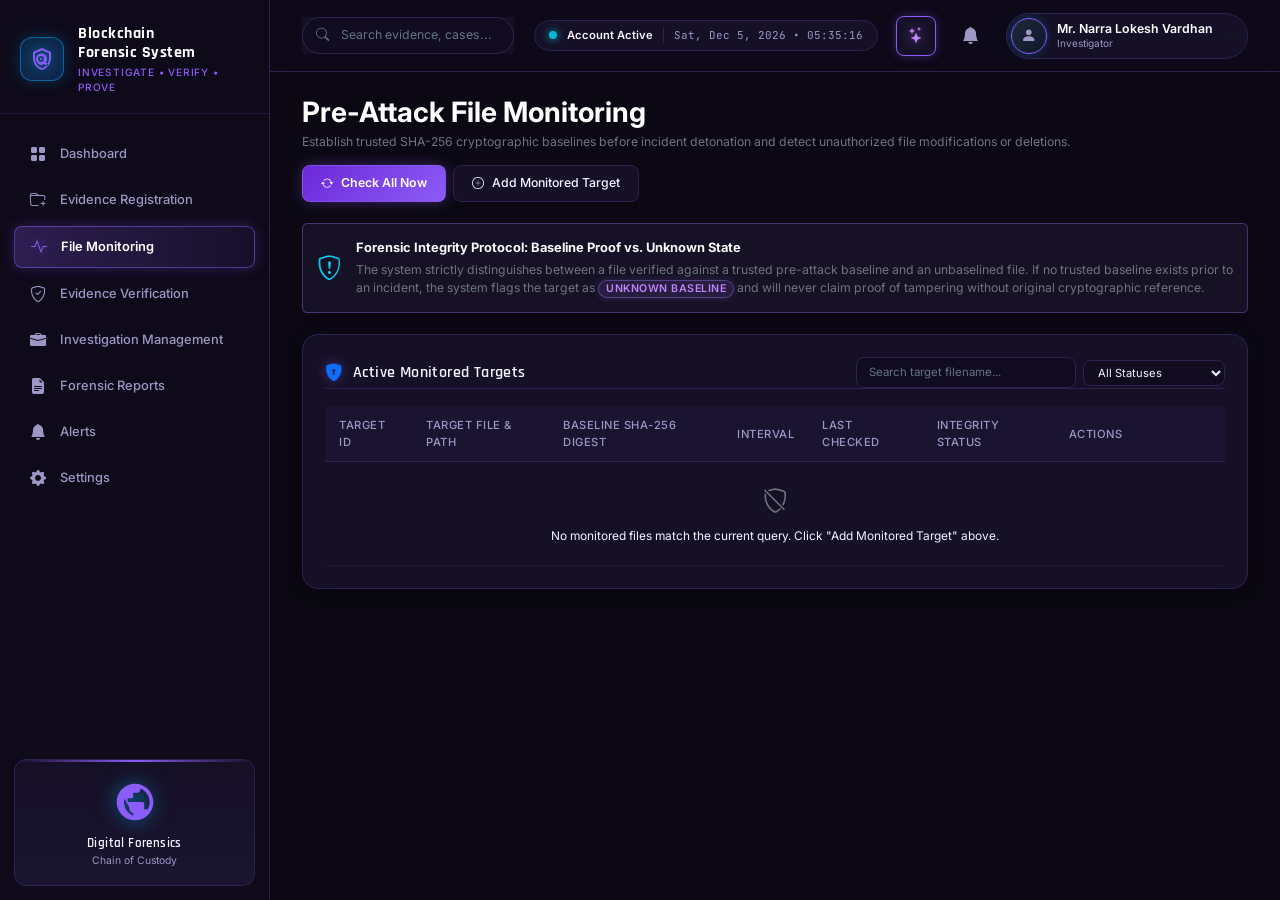
<file: frontend/monitoring.html>
<!DOCTYPE html>
<html lang="en">

<head>
  <meta charset="UTF-8">
  <meta name="viewport" content="width=device-width, initial-scale=1.0">
  <title>Pre-Attack File Monitoring | Blockchain Forensic System</title>

  <link href="https://cdn.jsdelivr.net/npm/bootstrap@5.3.3/dist/css/bootstrap.min.css" rel="stylesheet">
  <link href="https://cdn.jsdelivr.net/npm/bootstrap-icons@1.11.3/font/bootstrap-icons.css" rel="stylesheet">

  <link rel="stylesheet" href="css/style.css">
  <link rel="stylesheet" href="css/components.css">
  <link rel="stylesheet" href="css/responsive.css">
  <script>(function () { document.documentElement.setAttribute('data-theme', localStorage.getItem('forensic_theme') || 'quantum'); })();</script>
</head>

<body>

  <div class="app-container">
    <!-- Left Cyber Sidebar -->
    <aside class="app-sidebar">
      <div class="sidebar-header">
        <div class="brand-logo-icon">
          <svg viewBox="0 0 24 24" fill="currentColor">
            <path
              d="M12 1L3 5v6c0 5.55 3.84 10.74 9 12 5.16-1.26 9-6.45 9-12V5l-9-4zm0 2.18l7 3.12v4.7c0 4.67-3.13 9.03-7 10.18-3.87-1.15-7-5.51-7-10.18V6.3l7-3.12zm-1 5.82a3 3 0 100 6 3 3 0 000-6zm0 2a1 1 0 110 2 1 1 0 010-2zm4.71 4.29l2.58 2.59-1.42 1.41-2.58-2.58a5.006 5.006 0 01-3.29 1.29C8.46 17.5 6 15.04 6 12s2.46-5.5 5.5-5.5 5.5 2.46 5.5 5.5c0 1.25-.43 2.4-1.29 3.29z" />
          </svg>
        </div>
        <div class="brand-text">
          <h1>Blockchain<br>Forensic System</h1>
          <p>Investigate • Verify • Prove</p>
        </div>
      </div>

      <nav class="sidebar-nav">
        <a href="dashboard.html" class="nav-item-link">
          <i class="bi bi-grid-fill"></i>
          <span>Dashboard</span>
        </a>
        <a href="evidence.html" class="nav-item-link">
          <i class="bi bi-folder-plus"></i>
          <span>Evidence Registration</span>
        </a>
        <a href="monitoring.html" class="nav-item-link active">
          <i class="bi bi-activity"></i>
          <span>File Monitoring</span>
        </a>
        <a href="verification.html" class="nav-item-link">
          <i class="bi bi-shield-check"></i>
          <span>Evidence Verification</span>
        </a>
        <a href="investigations.html" class="nav-item-link">
          <i class="bi bi-briefcase-fill"></i>
          <span>Investigation Management</span>
        </a>
        <a href="reports.html" class="nav-item-link">
          <i class="bi bi-file-earmark-text-fill"></i>
          <span>Forensic Reports</span>
        </a>
        <a href="alerts.html" class="nav-item-link">
          <i class="bi bi-bell-fill"></i>
          <span>Alerts</span>
          <span class="badge-counter">3</span>
        </a>
        <a href="settings.html" class="nav-item-link">
          <i class="bi bi-gear-fill"></i>
          <span>Settings</span>
        </a>
      </nav>

      <div class="sidebar-footer-card">
        <div class="hologram-scales-icon">
          <svg viewBox="0 0 24 24" fill="currentColor">
            <path
              d="M12 2C6.48 2 2 6.48 2 12s4.48 10 10 10 10-4.48 10-10S17.52 2 12 2zm1 17.93c-3.95-.49-7-3.85-7-7.93 0-.62.08-1.21.21-1.79L9 15v1c0 1.1.9 2 2 2v1.93zm6.9-2.54c-.26-.81-1-1.39-1.9-1.39h-1v-3c0-.55-.45-1-1-1H8v-2h2c.55 0 1-.45 1-1V7h2c1.1 0 2-.9 2-2v-.41c2.93 1.19 5 4.06 5 7.41 0 2.08-.8 3.97-2.1 5.39z" />
          </svg>
        </div>
        <h6 class="footer-title">Digital Forensics</h6>
        <p class="footer-sub">Chain of Custody</p>
      </div>
    </aside>

    <!-- Main Content Area -->
    <main class="app-main">
      <header class="app-header">
        <button class="mobile-menu-toggle" id="mobileMenuToggle">
          <i class="bi bi-list fs-4"></i>
        </button>

        <div class="header-search-bar">
          <i class="bi bi-search"></i>
          <input type="text" id="globalSearchInput" class="header-search-input" placeholder="Search evidence, cases...">
        </div>

        <div class="header-right-actions">
          <div class="system-status-pill">
            <div class="status-indicator-dot"></div>
            <span class="status-pill-text">Account Active</span>
            <span class="status-pill-time" id="systemLiveClock">Mon, Apr 28, 2025 • 14:32:18</span>
          </div>

          <!-- Theme Toggle Switch Button -->
          <button class="theme-toggle-btn" id="themeToggleBtn" onclick="toggleTheme()" title="Toggle Dark/Light Mode"
            aria-label="Toggle Theme">
            <i class="bi bi-sun-fill text-warning" id="themeToggleIcon"></i>
          </button>

          <button class="notification-btn" title="View Notifications" onclick="window.location.href='alerts.html'">
            <i class="bi bi-bell-fill"></i>
            <span class="notification-badge">3</span>
          </button>

          <div class="dropdown">
            <button class="user-profile-btn" data-bs-toggle="dropdown" aria-expanded="false">
              <div class="user-avatar">
                <i class="bi bi-person-fill"></i>
              </div>
              <div class="user-meta d-none d-md-block">
                <div class="user-name">Mr. Narra Lokesh Vardhan</div>
                <div class="user-role">Investigator</div>
              </div>
              <i class="bi bi-chevron-down text-muted ms-1" style="font-size: 0.75rem;"></i>
            </button>
            <ul class="dropdown-menu dropdown-menu-end cyber-modal-content p-2"
              style="background:#101C2E; border:1px solid #203650;">
              <li><a class="dropdown-item text-light rounded py-2" href="settings.html"><i
                    class="bi bi-person-gear me-2 text-primary"></i> Profile & Security</a></li>
              <li><a class="dropdown-item text-light rounded py-2" href="evidence.html"><i
                    class="bi bi-shield-lock me-2 text-primary"></i> My Evidence</a></li>
              <li>
                <hr class="dropdown-divider border-secondary my-1">
              </li>
              <li><a class="dropdown-item text-danger rounded py-2" href="javascript:void(0)"
                  onclick="handleLogout()"><i class="bi bi-box-arrow-right me-2"></i> Terminate Session</a></li>
            </ul>
          </div>
        </div>
      </header>

      <div class="page-body-content">
        <!-- Section Header -->
        <div class="d-flex align-items-center justify-content-between mb-4 flex-wrap gap-3">
          <div>
            <h2 class="font-heading fw-bold text-white mb-1">Pre-Attack File Monitoring</h2>
            <p class="text-secondary small mb-0">Establish trusted SHA-256 cryptographic baselines before incident
              detonation and detect unauthorized file modifications or deletions.</p>
          </div>
          <div class="d-flex gap-2">
            <button class="btn btn-cyber-primary" onclick="triggerGlobalCheck()">
              <i class="bi bi-arrow-repeat"></i> Check All Now
            </button>
            <button class="btn btn-cyber-outline" data-bs-toggle="modal" data-bs-target="#addFileModal">
              <i class="bi bi-plus-circle"></i> Add Monitored Target
            </button>
          </div>
        </div>

        <!-- Critical Forensic Principle Alert Box -->
        <div class="p-3 mb-4 rounded"
          style="background: rgba(155, 122, 251, 0.08); border: 1px solid rgba(155, 122, 251, 0.35);">
          <div class="d-flex align-items-center gap-3">
            <i class="bi bi-shield-exclamation text-info fs-3"></i>
            <div>
              <div class="text-light fw-bold" style="font-size:0.92rem;">Forensic Integrity Protocol: Baseline Proof vs.
                Unknown State</div>
              <div class="text-secondary small mt-1">
                The system strictly distinguishes between a file verified against a trusted pre-attack baseline and an
                unbaselined file. If no trusted baseline exists prior to an incident, the system flags the target as
                <span class="badge-forensic-status badge-status-unknown py-0 px-2">Unknown Baseline</span> and will
                never claim proof of tampering without original cryptographic reference.
              </div>
            </div>
          </div>
        </div>

        <!-- Monitored Files Card -->
        <div class="cyber-card">
          <div class="cyber-card-header flex-wrap gap-2">
            <div class="card-title-group">
              <i class="bi bi-shield-lock-fill text-primary"></i>
              <h3 class="card-header-title">Active Monitored Targets</h3>
            </div>

            <!-- Controls -->
            <div class="d-flex align-items-center gap-2 flex-wrap">
              <input type="text" id="monitoringSearchInput" class="form-control-cyber"
                style="width: 220px; padding: 6px 12px; font-size: 0.82rem;" placeholder="Search target filename..."
                oninput="renderMonitoringTable()">
              <select class="cyber-select-sm" id="monitoringStatusFilter" onchange="renderMonitoringTable()">
                <option value="all">All Statuses</option>
                <option value="unchanged">Unchanged</option>
                <option value="modified">Modified</option>
                <option value="missing">Missing</option>
                <option value="unknown baseline">Unknown Baseline</option>
                <option value="disabled">Disabled</option>
              </select>
            </div>
          </div>

          <div class="cyber-table-wrap">
            <table class="cyber-table">
              <thead>
                <tr>
                  <th>Target ID</th>
                  <th>Target File & Path</th>
                  <th>Baseline SHA-256 Digest</th>
                  <th>Interval</th>
                  <th>Last Checked</th>
                  <th>Integrity Status</th>
                  <th style="min-width: 170px;">Actions</th>
                </tr>
              </thead>
              <tbody id="monitoredFilesTableBody">
                <!-- Rendered dynamically by monitoring.js -->
              </tbody>
            </table>
          </div>
        </div>

      </div>
    </main>
  </div>

  <!-- Add Monitored Target Modal -->
  <div class="modal fade" id="addFileModal" tabindex="-1" aria-hidden="true">
    <div class="modal-dialog modal-dialog-centered">
      <div class="modal-content cyber-modal-content">
        <div class="modal-header cyber-modal-header">
          <h5 class="modal-title font-heading d-flex align-items-center gap-2">
            <i class="bi bi-plus-circle text-primary"></i> Register New Monitoring Target
          </h5>
          <button type="button" class="btn-close btn-close-white" data-bs-dismiss="modal"></button>
        </div>
        <form id="addMonitoredFileForm">
          <div class="modal-body p-4">
            <!-- Mode Tabs -->
            <ul class="nav nav-pills mb-3 d-flex gap-2" id="addModeTabs" role="tablist">
              <li class="nav-item flex-fill" role="presentation">
                <button class="nav-link active w-100 text-center py-2" id="tabUploadBtn" type="button"
                  onclick="switchAddMode('upload')">
                  <i class="bi bi-cloud-arrow-up me-1"></i> Upload File
                </button>
              </li>
              <li class="nav-item flex-fill" role="presentation">
                <button class="nav-link w-100 text-center py-2" id="tabPathBtn" type="button"
                  onclick="switchAddMode('path')">
                  <i class="bi bi-folder2-open me-1"></i> Local Path
                </button>
              </li>
            </ul>

            <!-- Upload Mode Panel -->
            <div id="addModeUploadPanel">
              <div class="mb-3">
                <label class="form-label-cyber">Choose Physical File to Monitor *</label>
                <input type="file" class="form-control-cyber" id="newMonFileInput">
                <small class="text-muted d-block mt-1">Uploaded file will be securely stored in
                  <code>storage/monitored_targets/</code> and hashed with real SHA-256.</small>
              </div>
            </div>

            <!-- Path Mode Panel -->
            <div id="addModePathPanel" style="display:none;">
              <div class="mb-3">
                <label class="form-label-cyber">Target Filename *</label>
                <input type="text" class="form-control-cyber" id="newMonFileName"
                  placeholder="e.g., active_directory.dit or test.txt">
              </div>
              <div class="mb-3">
                <label class="form-label-cyber">Filesystem Target Path *</label>
                <input type="text" class="form-control-cyber font-mono small" id="newMonFilePath"
                  placeholder="storage/monitored_targets/test.txt or C:\path\file.txt">
                <small class="text-muted d-block mt-1">Enter absolute or relative path to an existing or planned
                  file.</small>
              </div>
            </div>

            <div class="mb-3">
              <label class="form-label-cyber">Daemon Check Frequency</label>
              <select class="form-control-cyber" id="newMonFrequency">
                <option value="30s">Every 30 Seconds (High Priority)</option>
                <option value="60s" selected>Every 60 Seconds (Standard)</option>
                <option value="120s">Every 2 Minutes</option>
                <option value="300s">Every 5 Minutes (Low Overhead)</option>
              </select>
            </div>
            <div class="form-check mt-3">
              <input class="form-check-input" type="checkbox" id="newMonRegisterBaseline" checked>
              <label class="form-check-label text-light small" for="newMonRegisterBaseline">
                Compute & Register Initial SHA-256 as Trusted Baseline Anchor
              </label>
            </div>
          </div>
          <div class="modal-footer cyber-modal-footer">
            <button type="button" class="btn-cyber-outline" data-bs-dismiss="modal">Cancel</button>
            <button type="submit" class="btn btn-cyber-primary" id="addMonSubmitBtn">
              <i class="bi bi-shield-plus me-1"></i> Add Target
            </button>
          </div>
        </form>
      </div>
    </div>
  </div>

  <!-- Edit Monitored Target Modal -->
  <div class="modal fade" id="editFileModal" tabindex="-1" aria-hidden="true">
    <div class="modal-dialog modal-dialog-centered">
      <div class="modal-content cyber-modal-content">
        <div class="modal-header cyber-modal-header">
          <h5 class="modal-title font-heading d-flex align-items-center gap-2">
            <i class="bi bi-pencil-square text-primary"></i> Edit Target Path & Settings
          </h5>
          <button type="button" class="btn-close btn-close-white" data-bs-dismiss="modal"></button>
        </div>
        <form id="editMonitoredFileForm">
          <input type="hidden" id="editTargetId">
          <div class="modal-body p-4">
            <div class="mb-3">
              <label class="form-label-cyber">Target ID</label>
              <input type="text" class="form-control-cyber" id="editTargetIdDisplay" readonly disabled>
            </div>
            <div class="mb-3">
              <label class="form-label-cyber">Target Filename *</label>
              <input type="text" class="form-control-cyber" id="editTargetFilename" required>
              <small class="text-muted d-block mt-1">Update filename if you renamed the target.</small>
            </div>
            <div class="mb-3">
              <label class="form-label-cyber">Target Filesystem Path *</label>
              <input type="text" class="form-control-cyber font-mono small" id="editTargetPath" required>
              <small class="text-muted d-block mt-1">Update filesystem path if the file was moved or renamed.</small>
            </div>
            <div class="mb-3">
              <label class="form-label-cyber">Daemon Check Frequency</label>
              <select class="form-control-cyber" id="editTargetFrequency">
                <option value="30s">Every 30 Seconds (High Priority)</option>
                <option value="60s">Every 60 Seconds (Standard)</option>
                <option value="120s">Every 2 Minutes</option>
                <option value="300s">Every 5 Minutes (Low Overhead)</option>
              </select>
            </div>
          </div>
          <div class="modal-footer cyber-modal-footer">
            <button type="button" class="btn-cyber-outline" data-bs-dismiss="modal">Cancel</button>
            <button type="submit" class="btn btn-cyber-primary">
              <i class="bi bi-check2-circle me-1"></i> Update & Re-scan
            </button>
          </div>
        </form>
      </div>
    </div>
  </div>

  <!-- History Modal -->
  <div class="modal fade" id="monitoringHistoryModal" tabindex="-1" aria-hidden="true">
    <div class="modal-dialog modal-dialog-centered modal-lg">
      <div class="modal-content cyber-modal-content">
        <div class="modal-header cyber-modal-header">
          <h5 class="modal-title font-heading d-flex align-items-center gap-2">
            <i class="bi bi-clock-history text-primary"></i> Monitoring Event Audit Trail
          </h5>
          <button type="button" class="btn-close btn-close-white" data-bs-dismiss="modal"></button>
        </div>
        <div class="modal-body p-4">
          <h5 class="text-white mb-3" id="historyFileName">filename.ext</h5>

          <div class="p-3 rounded mb-3" style="background:#0D1626; border:1px solid #203650;">
            <small class="text-secondary d-block">TRUSTED BASELINE HASH</small>
            <div class="mono-hash text-success small text-break mt-1" id="historyBaselineHash">-</div>

            <small class="text-secondary d-block mt-3">MOST RECENT SCANNED HASH</small>
            <div class="mono-hash text-danger small text-break mt-1" id="historyCurrentHash">-</div>
          </div>

          <div class="card-header-title mb-2" style="font-size:0.95rem;">Historical Event Log:</div>
          <div class="activity-timeline-list" id="historyEventsList">
            <!-- Populated by monitoring.js -->
          </div>
        </div>
        <div class="modal-footer cyber-modal-footer">
          <button type="button" class="btn-cyber-outline" data-bs-dismiss="modal">Close</button>
        </div>
      </div>
    </div>
  </div>

  <script src="https://cdn.jsdelivr.net/npm/bootstrap@5.3.3/dist/js/bootstrap.bundle.min.js"></script>
  <script src="js/app.js?v=20261118_v1"></script>
  <script src="js/auth.js?v=20261118_v1"></script>
  <script src="js/monitoring.js?v=20261118_v1"></script>
</body>

</html>
</file>
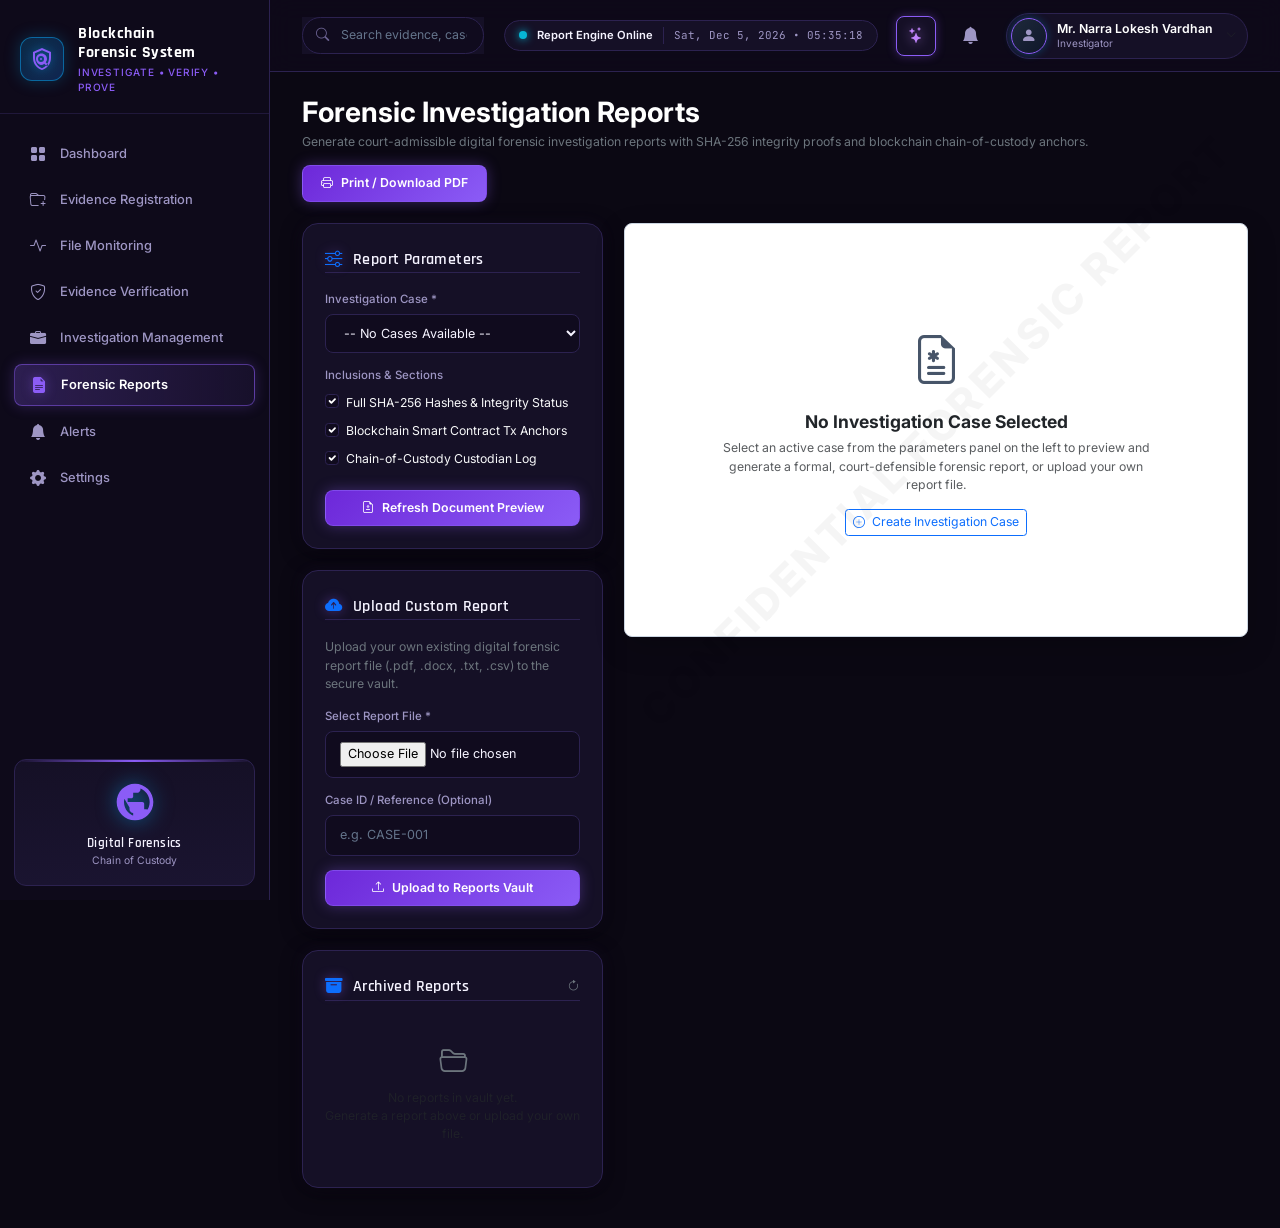
<file: frontend/reports.html>
<!DOCTYPE html>
<html lang="en">

<head>
  <meta charset="UTF-8">
  <meta name="viewport" content="width=device-width, initial-scale=1.0">
  <title>Forensic Reports | Blockchain Forensic System</title>

  <link href="https://cdn.jsdelivr.net/npm/bootstrap@5.3.3/dist/css/bootstrap.min.css" rel="stylesheet">
  <link href="https://cdn.jsdelivr.net/npm/bootstrap-icons@1.11.3/font/bootstrap-icons.css" rel="stylesheet">

  <link rel="stylesheet" href="css/style.css">
  <link rel="stylesheet" href="css/components.css">
  <link rel="stylesheet" href="css/responsive.css">
  <script>(function(){document.documentElement.setAttribute('data-theme', localStorage.getItem('forensic_theme') || 'quantum');})();</script>
  <style>
    /* Professional Forensic Report Preview Sheet */
    .report-paper-preview {
      background: #FFFFFF;
      color: #0F172A;
      border-radius: var(--radius-sm);
      padding: 40px;
      box-shadow: 0 10px 30px rgba(0, 0, 0, 0.2);
      border: 1px solid #CBD5E1;
      position: relative;
      font-family: 'Inter', sans-serif;
    }

    .report-paper-preview::after {
      content: 'CONFIDENTIAL FORENSIC REPORT';
      position: absolute;
      top: 50%;
      left: 50%;
      transform: translate(-50%, -50%) rotate(-45deg);
      font-size: 3rem;
      font-weight: 800;
      color: rgba(0, 0, 0, 0.04);
      pointer-events: none;
      white-space: nowrap;
      letter-spacing: 4px;
    }

    .report-paper-preview table {
      width: 100%;
      border-collapse: collapse;
      font-size: 0.85rem;
      margin-top: 10px;
    }

    .report-paper-preview th,
    .report-paper-preview td {
      border: 1px solid #CBD5E1;
      padding: 8px 10px;
      text-align: left;
      color: #0F172A;
    }

    .report-paper-preview th {
      background-color: #F1F5F9;
      font-weight: 600;
      color: #1E293B;
    }

    @media print {
      body * {
        visibility: hidden;
      }

      .report-paper-preview,
      .report-paper-preview * {
        visibility: visible;
      }

      .report-paper-preview {
        position: absolute;
        left: 0;
        top: 0;
        width: 100%;
        margin: 0;
        padding: 20px;
        box-shadow: none;
      }
    }
  </style>
</head>

<body>

  <div class="app-container">
    <!-- Left Cyber Sidebar -->
    <aside class="app-sidebar">
      <div class="sidebar-header">
        <div class="brand-logo-icon">
          <svg viewBox="0 0 24 24" fill="currentColor">
            <path
              d="M12 1L3 5v6c0 5.55 3.84 10.74 9 12 5.16-1.26 9-6.45 9-12V5l-9-4zm0 2.18l7 3.12v4.7c0 4.67-3.13 9.03-7 10.18-3.87-1.15-7-5.51-7-10.18V6.3l7-3.12zm-1 5.82a3 3 0 100 6 3 3 0 000-6zm0 2a1 1 0 110 2 1 1 0 010-2zm4.71 4.29l2.58 2.59-1.42 1.41-2.58-2.58a5.006 5.006 0 01-3.29 1.29C8.46 17.5 6 15.04 6 12s2.46-5.5 5.5-5.5 5.5 2.46 5.5 5.5c0 1.25-.43 2.4-1.29 3.29z" />
          </svg>
        </div>
        <div class="brand-text">
          <h1>Blockchain<br>Forensic System</h1>
          <p>Investigate • Verify • Prove</p>
        </div>
      </div>

      <nav class="sidebar-nav">
        <a href="dashboard.html" class="nav-item-link">
          <i class="bi bi-grid-fill"></i>
          <span>Dashboard</span>
        </a>
        <a href="evidence.html" class="nav-item-link">
          <i class="bi bi-folder-plus"></i>
          <span>Evidence Registration</span>
        </a>
        <a href="monitoring.html" class="nav-item-link">
          <i class="bi bi-activity"></i>
          <span>File Monitoring</span>
        </a>
        <a href="verification.html" class="nav-item-link">
          <i class="bi bi-shield-check"></i>
          <span>Evidence Verification</span>
        </a>
        <a href="investigations.html" class="nav-item-link">
          <i class="bi bi-briefcase-fill"></i>
          <span>Investigation Management</span>
        </a>
        <a href="reports.html" class="nav-item-link active">
          <i class="bi bi-file-earmark-text-fill"></i>
          <span>Forensic Reports</span>
        </a>
        <a href="alerts.html" class="nav-item-link">
          <i class="bi bi-bell-fill"></i>
          <span>Alerts</span>
          <span class="badge-counter">3</span>
        </a>
        <a href="settings.html" class="nav-item-link">
          <i class="bi bi-gear-fill"></i>
          <span>Settings</span>
        </a>
      </nav>

      <div class="sidebar-footer-card">
        <div class="hologram-scales-icon">
          <svg viewBox="0 0 24 24" fill="currentColor">
            <path
              d="M12 2C6.48 2 2 6.48 2 12s4.48 10 10 10 10-4.48 10-10S17.52 2 12 2zm1 17.93c-3.95-.49-7-3.85-7-7.93 0-.62.08-1.21.21-1.79L9 15v1c0 1.1.9 2 2 2v1.93zm6.9-2.54c-.26-.81-1-1.39-1.9-1.39h-1v-3c0-.55-.45-1-1-1H8v-2h2c.55 0 1-.45 1-1V7h2c1.1 0 2-.9 2-2v-.41c2.93 1.19 5 4.06 5 7.41 0 2.08-.8 3.97-2.1 5.39z" />
          </svg>
        </div>
        <h6 class="footer-title">Digital Forensics</h6>
        <p class="footer-sub">Chain of Custody</p>
      </div>
    </aside>

    <!-- Main Content Area -->
    <main class="app-main">
      <header class="app-header">
        <button class="mobile-menu-toggle" id="mobileMenuToggle">
          <i class="bi bi-list fs-4"></i>
        </button>

        <div class="header-search-bar">
          <i class="bi bi-search"></i>
          <input type="text" id="globalSearchInput" class="header-search-input" placeholder="Search evidence, cases...">
        </div>

        <div class="header-right-actions">
          <div class="system-status-pill">
            <div class="status-indicator-dot"></div>
            <span class="status-pill-text">Report Engine Online</span>
            <span class="status-pill-time" id="systemLiveClock">Mon, Apr 28, 2025 • 14:32:18</span>
          </div>

          <!-- Theme Toggle Switch Button -->
          <button class="theme-toggle-btn" id="themeToggleBtn" onclick="toggleTheme()" title="Toggle Dark/Light Mode" aria-label="Toggle Theme">
            <i class="bi bi-sun-fill text-warning" id="themeToggleIcon"></i>
          </button>

          <button class="notification-btn" title="View Notifications" onclick="window.location.href='alerts.html'">
            <i class="bi bi-bell-fill"></i>
            <span class="notification-badge">3</span>
          </button>

          <div class="dropdown">
            <button class="user-profile-btn" data-bs-toggle="dropdown" aria-expanded="false">
              <div class="user-avatar">
                <i class="bi bi-person-fill"></i>
              </div>
              <div class="user-meta d-none d-md-block">
                <div class="user-name">Mr. Narra Lokesh Vardhan</div>
                <div class="user-role">Investigator</div>
              </div>
              <i class="bi bi-chevron-down text-muted ms-1" style="font-size: 0.75rem;"></i>
            </button>
            <ul class="dropdown-menu dropdown-menu-end cyber-modal-content p-2"
              style="background:#101C2E; border:1px solid #203650;">
              <li><a class="dropdown-item text-light rounded py-2" href="settings.html"><i
                    class="bi bi-person-gear me-2 text-primary"></i> Profile & Security</a></li>
              <li><a class="dropdown-item text-light rounded py-2" href="evidence.html"><i
                    class="bi bi-shield-lock me-2 text-primary"></i> My Evidence</a></li>
              <li>
                <hr class="dropdown-divider border-secondary my-1">
              </li>
              <li><a class="dropdown-item text-danger rounded py-2" href="javascript:void(0)"
                  onclick="handleLogout()"><i class="bi bi-box-arrow-right me-2"></i> Terminate Session</a></li>
            </ul>
          </div>
        </div>
      </header>

      <div class="page-body-content">
        <!-- Section Header -->
        <div class="d-flex align-items-center justify-content-between mb-4 flex-wrap gap-3">
          <div>
            <h2 class="font-heading fw-bold text-white mb-1">Forensic Investigation Reports</h2>
            <p class="text-secondary small mb-0">Generate court-admissible digital forensic investigation reports with
              SHA-256 integrity proofs and blockchain chain-of-custody anchors.</p>
          </div>
          <div class="d-flex gap-2">
            <button class="btn btn-cyber-primary" onclick="printForensicReport()">
              <i class="bi bi-printer"></i> Print / Download PDF
            </button>
          </div>
        </div>

        <!-- Report Generation Layout -->
        <div class="row g-4">
          <!-- Left: Configuration Form, Custom Upload & Saved Reports -->
          <div class="col-lg-4">
            <div class="cyber-card mb-4">
              <div class="cyber-card-header">
                <div class="card-title-group">
                  <i class="bi bi-sliders text-primary"></i>
                  <h3 class="card-header-title">Report Parameters</h3>
                </div>
              </div>

              <div class="mb-3">
                <label class="form-label-cyber">Investigation Case *</label>
                <select class="form-control-cyber" id="reportCaseSelect">
                  <!-- Dynamically populated -->
                </select>
              </div>

              <div class="mb-3">
                <label class="form-label-cyber">Inclusions & Sections</label>
                <div class="form-check mb-2">
                  <input class="form-check-input" type="checkbox" id="optIncludeHashes" checked
                    onchange="generateForensicReport()">
                  <label class="form-check-label text-light small" for="optIncludeHashes">
                    Full SHA-256 Hashes & Integrity Status
                  </label>
                </div>
                <div class="form-check mb-2">
                  <input class="form-check-input" type="checkbox" id="optIncludeBlockchain" checked
                    onchange="generateForensicReport()">
                  <label class="form-check-label text-light small" for="optIncludeBlockchain">
                    Blockchain Smart Contract Tx Anchors
                  </label>
                </div>
                <div class="form-check mb-2">
                  <input class="form-check-input" type="checkbox" id="optIncludeChainOfCustody" checked
                    onchange="generateForensicReport()">
                  <label class="form-check-label text-light small" for="optIncludeChainOfCustody">
                    Chain-of-Custody Custodian Log
                  </label>
                </div>
              </div>

              <div class="mt-4">
                <button class="btn btn-cyber-primary w-100 justify-content-center" onclick="generateForensicReport()">
                  <i class="bi bi-file-earmark-diff"></i> Refresh Document Preview
                </button>
              </div>
            </div>

            <!-- Upload User's Own Report File -->
            <div class="cyber-card mb-4">
              <div class="cyber-card-header">
                <div class="card-title-group">
                  <i class="bi bi-cloud-arrow-up-fill text-primary"></i>
                  <h3 class="card-header-title">Upload Custom Report</h3>
                </div>
              </div>
              <p class="text-secondary small mb-3">Upload your own existing digital forensic report file (.pdf, .docx, .txt, .csv) to the secure vault.</p>
              <form id="uploadReportForm" onsubmit="handleUploadReport(event)">
                <div class="mb-3">
                  <label class="form-label-cyber">Select Report File *</label>
                  <input type="file" class="form-control-cyber" id="customReportFile" accept=".pdf,.txt,.docx,.doc,.json,.csv" required>
                </div>
                <div class="mb-3">
                  <label class="form-label-cyber">Case ID / Reference (Optional)</label>
                  <input type="text" class="form-control-cyber" id="customReportCaseId" placeholder="e.g. CASE-001">
                </div>
                <button type="submit" class="btn btn-cyber-primary w-100 justify-content-center" id="uploadReportBtn">
                  <i class="bi bi-upload"></i> Upload to Reports Vault
                </button>
              </form>
            </div>

            <!-- Previously Generated & Uploaded Reports -->
            <div class="cyber-card">
              <div class="cyber-card-header d-flex justify-content-between align-items-center">
                <div class="card-title-group">
                  <i class="bi bi-archive-fill text-primary"></i>
                  <h3 class="card-header-title">Archived Reports</h3>
                </div>
                <button class="btn btn-sm btn-link text-secondary p-0" title="Reload reports list" onclick="loadSavedReports()">
                  <i class="bi bi-arrow-clockwise"></i>
                </button>
              </div>
              <div id="savedReportsList">
                <!-- Dynamically populated from /api/reports -->
              </div>
            </div>
          </div>

          <!-- Right: Live Forensic Document Preview Sheet -->
          <div class="col-lg-8">
            <div class="report-paper-preview" id="reportPreviewDoc">
              <!-- Empty State when No Case is Selected -->
              <div id="reportEmptyState" style="display: none; padding: 60px 20px; text-align: center;">
                <div class="mb-3 text-secondary">
                  <i class="bi bi-file-earmark-medical" style="font-size: 3.5rem; color: #475569;"></i>
                </div>
                <h5 class="fw-bold text-dark mb-2">No Investigation Case Selected</h5>
                <p class="text-muted small mx-auto mb-3" style="max-width: 440px;">
                  Select an active case from the parameters panel on the left to preview and generate a formal, court-defensible forensic report, or upload your own report file.
                </p>
                <a href="investigations.html" class="btn btn-sm btn-outline-primary">
                  <i class="bi bi-plus-circle me-1"></i> Create Investigation Case
                </a>
              </div>

              <!-- Active Report Document Content -->
              <div id="reportActiveContent">
                <!-- Official Header -->
                <div class="d-flex justify-content-between align-items-start border-bottom pb-3 mb-3">
                  <div>
                    <h4 class="fw-bold mb-1" style="color: #0F172A; letter-spacing: -0.5px;">CYBER FORENSIC INCIDENT INVESTIGATION REPORT</h4>
                    <div class="text-muted small">DEPARTMENT OF DIGITAL FORENSICS & INCIDENT RESPONSE</div>
                    <div class="text-muted small">BLOCKCHAIN-BASED CHAIN-OF-CUSTODY VERIFICATION SYSTEM</div>
                  </div>
                  <div class="text-end">
                    <span class="badge bg-danger mb-1">STRICTLY CONFIDENTIAL</span>
                    <div class="small fw-bold" id="repDocNumber">--</div>
                    <div class="small text-muted" id="repDocDate">--</div>
                  </div>
                </div>

                <!-- Case Overview Table -->
                <h6 class="fw-bold text-uppercase mb-2" style="color:#1E293B; font-size:0.85rem;">1. Investigation Case Metadata</h6>
                <table class="mb-3">
                  <tr>
                    <th style="width: 25%;">Case Identifier:</th>
                    <td id="repHdrCaseId" class="fw-bold">--</td>
                    <th style="width: 25%;">Severity Rating:</th>
                    <td id="repHdrSeverity" class="text-danger fw-bold">--</td>
                  </tr>
                  <tr>
                    <th>Incident Title:</th>
                    <td colspan="3" id="repHdrTitle">--</td>
                  </tr>
                  <tr>
                    <th>Lead Investigator:</th>
                    <td id="repHdrInvestigator">--</td>
                    <th>Case Status:</th>
                    <td id="repHdrStatus">--</td>
                  </tr>
                </table>

                <!-- Executive Summary -->
                <h6 class="fw-bold text-uppercase mb-2 mt-4" style="color:#1E293B; font-size:0.85rem;">2. Executive Forensic Summary</h6>
                <p class="small text-secondary mb-3" style="line-height:1.5;" id="repSummaryText">
                  --
                </p>

                <!-- Evidence Ledger Table -->
                <h6 class="fw-bold text-uppercase mb-2 mt-4" style="color:#1E293B; font-size:0.85rem;">3. Digital Evidence & Cryptographic Verification</h6>
                <table>
                  <thead>
                    <tr>
                      <th>Evidence ID</th>
                      <th>Filename</th>
                      <th>Category</th>
                      <th>Integrity Status</th>
                      <th>SHA-256 Digest</th>
                    </tr>
                  </thead>
                  <tbody id="repEvidenceTableBody">
                    <!-- Dynamically rendered -->
                  </tbody>
                </table>

                <!-- Blockchain Ledger Proof -->
                <div id="repBlockchainSection" class="mt-4">
                  <h6 class="fw-bold text-uppercase mb-2" style="color:#1E293B; font-size:0.85rem;">4. Blockchain Proof of Custody</h6>
                  <div class="p-2 bg-light border rounded small">
                    <div><strong>Smart Contract:</strong> <span class="font-mono">0x5FbDB2315678afecb367f032d93F642f64180aa3</span></div>
                    <div><strong>Consensus Network:</strong> Ethereum / Hardhat Localnet (ChainID: 31337)</div>
                    <div><strong>Audit Guarantee:</strong> Cryptographic hashes and custody events are immutably anchored on-chain with verifiable block timestamps.</div>
                  </div>
                </div>

                <!-- Sign-Off & Attestation -->
                <div id="repCustodySection" class="mt-4 pt-3 border-top">
                  <div class="row align-items-center">
                    <div class="col-8">
                      <div class="small text-muted">Attested under Federal Digital Evidence Admissibility Guidelines:</div>
                      <div class="fw-bold small text-dark mt-1" id="repAttestedInvestigator">Mr. Narra Lokesh Vardhan, Senior Forensic Analyst</div>
                      <div class="text-muted" style="font-size:0.75rem;">Digital Signature ID: <span class="font-mono">0x9d4ca3f59120bc984210e7d2</span></div>
                    </div>
                    <div class="col-4 text-end">
                      <div class="border d-inline-block p-2 text-center rounded bg-light" style="width: 110px;">
                        <i class="bi bi-shield-fill-check text-success fs-3"></i>
                        <div class="text-success fw-bold" style="font-size:0.65rem;">BLOCKCHAIN VERIFIED</div>
                      </div>
                    </div>
                  </div>
                </div>

              </div>
            </div>
          </div>
        </div>

      </div>
    </main>
  </div>

  <script src="https://cdn.jsdelivr.net/npm/bootstrap@5.3.3/dist/js/bootstrap.bundle.min.js"></script>
  <script src="js/app.js"></script>
  <script src="js/auth.js"></script>
  <script src="js/reports.js"></script>
</body>

</html>
</file>
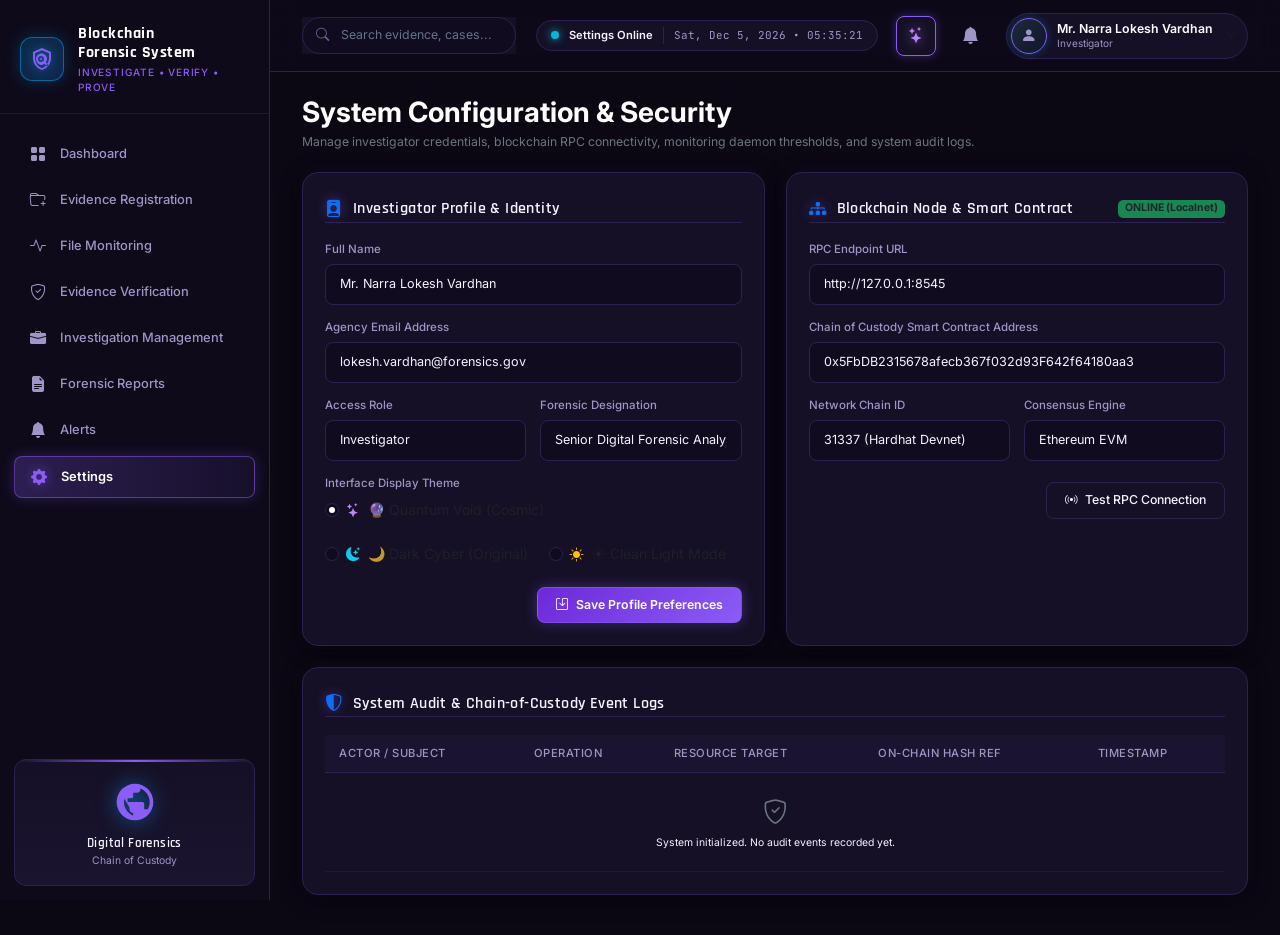
<file: frontend/settings.html>
<!DOCTYPE html>
<html lang="en">
<head>
  <meta charset="UTF-8">
  <meta name="viewport" content="width=device-width, initial-scale=1.0">
  <title>System Settings | Blockchain Forensic System</title>
  
  <link href="https://cdn.jsdelivr.net/npm/bootstrap@5.3.3/dist/css/bootstrap.min.css" rel="stylesheet">
  <link href="https://cdn.jsdelivr.net/npm/bootstrap-icons@1.11.3/font/bootstrap-icons.css" rel="stylesheet">
  
  <link rel="stylesheet" href="css/style.css">
  <link rel="stylesheet" href="css/components.css">
  <link rel="stylesheet" href="css/responsive.css">
  <script>(function(){document.documentElement.setAttribute('data-theme', localStorage.getItem('forensic_theme') || 'quantum');})();</script>
</head>
<body>

<div class="app-container">
  <!-- Left Cyber Sidebar -->
  <aside class="app-sidebar">
    <div class="sidebar-header">
      <div class="brand-logo-icon">
        <svg viewBox="0 0 24 24" fill="currentColor">
          <path d="M12 1L3 5v6c0 5.55 3.84 10.74 9 12 5.16-1.26 9-6.45 9-12V5l-9-4zm0 2.18l7 3.12v4.7c0 4.67-3.13 9.03-7 10.18-3.87-1.15-7-5.51-7-10.18V6.3l7-3.12zm-1 5.82a3 3 0 100 6 3 3 0 000-6zm0 2a1 1 0 110 2 1 1 0 010-2zm4.71 4.29l2.58 2.59-1.42 1.41-2.58-2.58a5.006 5.006 0 01-3.29 1.29C8.46 17.5 6 15.04 6 12s2.46-5.5 5.5-5.5 5.5 2.46 5.5 5.5c0 1.25-.43 2.4-1.29 3.29z"/>
        </svg>
      </div>
      <div class="brand-text">
        <h1>Blockchain<br>Forensic System</h1>
        <p>Investigate • Verify • Prove</p>
      </div>
    </div>

    <nav class="sidebar-nav">
      <a href="dashboard.html" class="nav-item-link">
        <i class="bi bi-grid-fill"></i>
        <span>Dashboard</span>
      </a>
      <a href="evidence.html" class="nav-item-link">
        <i class="bi bi-folder-plus"></i>
        <span>Evidence Registration</span>
      </a>
      <a href="monitoring.html" class="nav-item-link">
        <i class="bi bi-activity"></i>
        <span>File Monitoring</span>
      </a>
      <a href="verification.html" class="nav-item-link">
        <i class="bi bi-shield-check"></i>
        <span>Evidence Verification</span>
      </a>
      <a href="investigations.html" class="nav-item-link">
        <i class="bi bi-briefcase-fill"></i>
        <span>Investigation Management</span>
      </a>
      <a href="reports.html" class="nav-item-link">
        <i class="bi bi-file-earmark-text-fill"></i>
        <span>Forensic Reports</span>
      </a>
      <a href="alerts.html" class="nav-item-link">
        <i class="bi bi-bell-fill"></i>
        <span>Alerts</span>
        <span class="badge-counter">3</span>
      </a>
      <a href="settings.html" class="nav-item-link active">
        <i class="bi bi-gear-fill"></i>
        <span>Settings</span>
      </a>
    </nav>

    <div class="sidebar-footer-card">
      <div class="hologram-scales-icon">
        <svg viewBox="0 0 24 24" fill="currentColor">
          <path d="M12 2C6.48 2 2 6.48 2 12s4.48 10 10 10 10-4.48 10-10S17.52 2 12 2zm1 17.93c-3.95-.49-7-3.85-7-7.93 0-.62.08-1.21.21-1.79L9 15v1c0 1.1.9 2 2 2v1.93zm6.9-2.54c-.26-.81-1-1.39-1.9-1.39h-1v-3c0-.55-.45-1-1-1H8v-2h2c.55 0 1-.45 1-1V7h2c1.1 0 2-.9 2-2v-.41c2.93 1.19 5 4.06 5 7.41 0 2.08-.8 3.97-2.1 5.39z"/>
        </svg>
      </div>
      <h6 class="footer-title">Digital Forensics</h6>
      <p class="footer-sub">Chain of Custody</p>
    </div>
  </aside>

  <!-- Main Content Area -->
  <main class="app-main">
    <header class="app-header">
      <button class="mobile-menu-toggle" id="mobileMenuToggle">
        <i class="bi bi-list fs-4"></i>
      </button>

      <div class="header-search-bar">
        <i class="bi bi-search"></i>
        <input type="text" id="globalSearchInput" class="header-search-input" placeholder="Search evidence, cases...">
      </div>

      <div class="header-right-actions">
        <div class="system-status-pill">
          <div class="status-indicator-dot"></div>
          <span class="status-pill-text">Settings Online</span>
          <span class="status-pill-time" id="systemLiveClock">Mon, Apr 28, 2025 • 14:32:18</span>
        </div>

        <!-- Theme Toggle Switch Button -->
        <button class="theme-toggle-btn" id="themeToggleBtn" onclick="toggleTheme()" title="Toggle Dark/Light Mode" aria-label="Toggle Theme">
          <i class="bi bi-sun-fill text-warning" id="themeToggleIcon"></i>
        </button>

        <button class="notification-btn" title="View Notifications" onclick="window.location.href='alerts.html'">
          <i class="bi bi-bell-fill"></i>
          <span class="notification-badge">3</span>
        </button>

        <div class="dropdown">
          <button class="user-profile-btn" data-bs-toggle="dropdown" aria-expanded="false">
            <div class="user-avatar">
              <i class="bi bi-person-fill"></i>
            </div>
            <div class="user-meta d-none d-md-block">
              <div class="user-name">Mr. Narra Lokesh Vardhan</div>
              <div class="user-role">Investigator</div>
            </div>
            <i class="bi bi-chevron-down text-muted ms-1" style="font-size: 0.75rem;"></i>
          </button>
          <ul class="dropdown-menu dropdown-menu-end cyber-modal-content p-2" style="background:#101C2E; border:1px solid #203650;">
            <li><a class="dropdown-item text-light rounded py-2" href="settings.html"><i class="bi bi-person-gear me-2 text-primary"></i> Profile & Security</a></li>
            <li><a class="dropdown-item text-light rounded py-2" href="evidence.html"><i class="bi bi-shield-lock me-2 text-primary"></i> My Evidence</a></li>
            <li><hr class="dropdown-divider border-secondary my-1"></li>
            <li><a class="dropdown-item text-danger rounded py-2" href="javascript:void(0)" onclick="handleLogout()"><i class="bi bi-box-arrow-right me-2"></i> Terminate Session</a></li>
          </ul>
        </div>
      </div>
    </header>

    <div class="page-body-content">
      <!-- Section Header -->
      <div class="d-flex align-items-center justify-content-between mb-4 flex-wrap gap-3">
        <div>
          <h2 class="font-heading fw-bold text-white mb-1">System Configuration & Security</h2>
          <p class="text-secondary small mb-0">Manage investigator credentials, blockchain RPC connectivity, monitoring daemon thresholds, and system audit logs.</p>
        </div>
      </div>

      <!-- Settings Tabs -->
      <div class="row g-4 mb-4">
        <!-- Left: Profile & Credentials -->
        <div class="col-lg-6">
          <div class="cyber-card h-100">
            <div class="cyber-card-header">
              <div class="card-title-group">
                <i class="bi bi-person-badge-fill text-primary"></i>
                <h3 class="card-header-title">Investigator Profile & Identity</h3>
              </div>
            </div>

            <form onsubmit="event.preventDefault(); saveProfileSettings();">
              <div class="mb-3">
                <label class="form-label-cyber">Full Name</label>
                <input type="text" class="form-control-cyber" id="settingUserName" value="Mr. Narra Lokesh Vardhan">
              </div>

              <div class="mb-3">
                <label class="form-label-cyber">Agency Email Address</label>
                <input type="email" class="form-control-cyber" id="settingUserEmail" value="lokesh.vardhan@forensics.gov">
              </div>

              <div class="row g-3 mb-3">
                <div class="col-6">
                  <label class="form-label-cyber">Access Role</label>
                  <input type="text" class="form-control-cyber" id="settingUserRole" value="Investigator" readonly>
                </div>
                <div class="col-6">
                  <label class="form-label-cyber">Forensic Designation</label>
                  <input type="text" class="form-control-cyber" id="settingUserBadge" value="Senior Digital Forensic Analyst">
                </div>
              </div>

              <div class="mb-3">
                <label class="form-label-cyber">Interface Display Theme</label>
                <div class="d-flex gap-4 mt-2 flex-wrap">
                  <div class="form-check">
                    <input class="form-check-input" type="radio" name="themePreference" id="themeRadioQuantum" value="quantum" onchange="applyTheme('quantum')">
                    <label class="form-check-label text-body-secondary" for="themeRadioQuantum" style="cursor: pointer;">
                      <i class="bi bi-stars me-1" style="color:#C084FC;"></i> 🔮 Quantum Void (Cosmic)
                    </label>
                  </div>
                  <div class="form-check">
                    <input class="form-check-input" type="radio" name="themePreference" id="themeRadioDark" value="dark" onchange="applyTheme('dark')">
                    <label class="form-check-label text-body-secondary" for="themeRadioDark" style="cursor: pointer;">
                      <i class="bi bi-moon-stars-fill text-info me-1"></i> 🌙 Dark Cyber (Original)
                    </label>
                  </div>
                  <div class="form-check">
                    <input class="form-check-input" type="radio" name="themePreference" id="themeRadioLight" value="light" onchange="applyTheme('light')">
                    <label class="form-check-label text-body-secondary" for="themeRadioLight" style="cursor: pointer;">
                      <i class="bi bi-sun-fill text-warning me-1"></i> ☀️ Clean Light Mode
                    </label>
                  </div>
                </div>
              </div>

              <div class="mt-4 text-end">
                <button type="submit" class="btn btn-cyber-primary">
                  <i class="bi bi-save"></i> Save Profile Preferences
                </button>
              </div>
            </form>
          </div>
        </div>

        <!-- Right: Blockchain Node Config -->
        <div class="col-lg-6">
          <div class="cyber-card h-100">
            <div class="cyber-card-header">
              <div class="card-title-group">
                <i class="bi bi-diagram-3-fill text-primary"></i>
                <h3 class="card-header-title">Blockchain Node & Smart Contract</h3>
              </div>
              <span id="rpcStatusBadge" class="badge bg-success text-dark">ONLINE (Localnet)</span>
            </div>

            <div class="mb-3">
              <label class="form-label-cyber">RPC Endpoint URL</label>
              <input type="text" class="form-control-cyber font-mono small" id="settingRpcUrl" value="http://127.0.0.1:8545">
            </div>

            <div class="mb-3">
              <label class="form-label-cyber">Chain of Custody Smart Contract Address</label>
              <input type="text" class="form-control-cyber font-mono small" id="settingContractAddress" value="0x5FbDB2315678afecb367f032d93F642f64180aa3">
            </div>

            <div class="row g-3 mb-3">
              <div class="col-6">
                <label class="form-label-cyber">Network Chain ID</label>
                <input type="text" class="form-control-cyber font-mono small" value="31337 (Hardhat Devnet)" readonly>
              </div>
              <div class="col-6">
                <label class="form-label-cyber">Consensus Engine</label>
                <input type="text" class="form-control-cyber" value="Ethereum EVM" readonly>
              </div>
            </div>

            <div class="mt-4 text-end">
              <button type="button" class="btn btn-cyber-outline" onclick="testBlockchainRPC()">
                <i class="bi bi-broadcast"></i> Test RPC Connection
              </button>
            </div>
          </div>
        </div>
      </div>

      <!-- System Audit Logs Table -->
      <div class="cyber-card">
        <div class="cyber-card-header">
          <div class="card-title-group">
            <i class="bi bi-shield-shaded text-primary"></i>
            <h3 class="card-header-title">System Audit & Chain-of-Custody Event Logs</h3>
          </div>
        </div>

        <div class="cyber-table-wrap">
          <table class="cyber-table">
            <thead>
              <tr>
                <th>Actor / Subject</th>
                <th>Operation</th>
                <th>Resource Target</th>
                <th>On-Chain Hash Ref</th>
                <th>Timestamp</th>
              </tr>
            </thead>
            <tbody id="auditLogsTableBody">
              <!-- Dynamically populated -->
            </tbody>
          </table>
        </div>
      </div>

    </div>
  </main>
</div>

<script src="https://cdn.jsdelivr.net/npm/bootstrap@5.3.3/dist/js/bootstrap.bundle.min.js"></script>
<script src="js/app.js"></script>
<script src="js/auth.js"></script>
<script src="js/settings.js"></script>
</body>
</html>
</file>
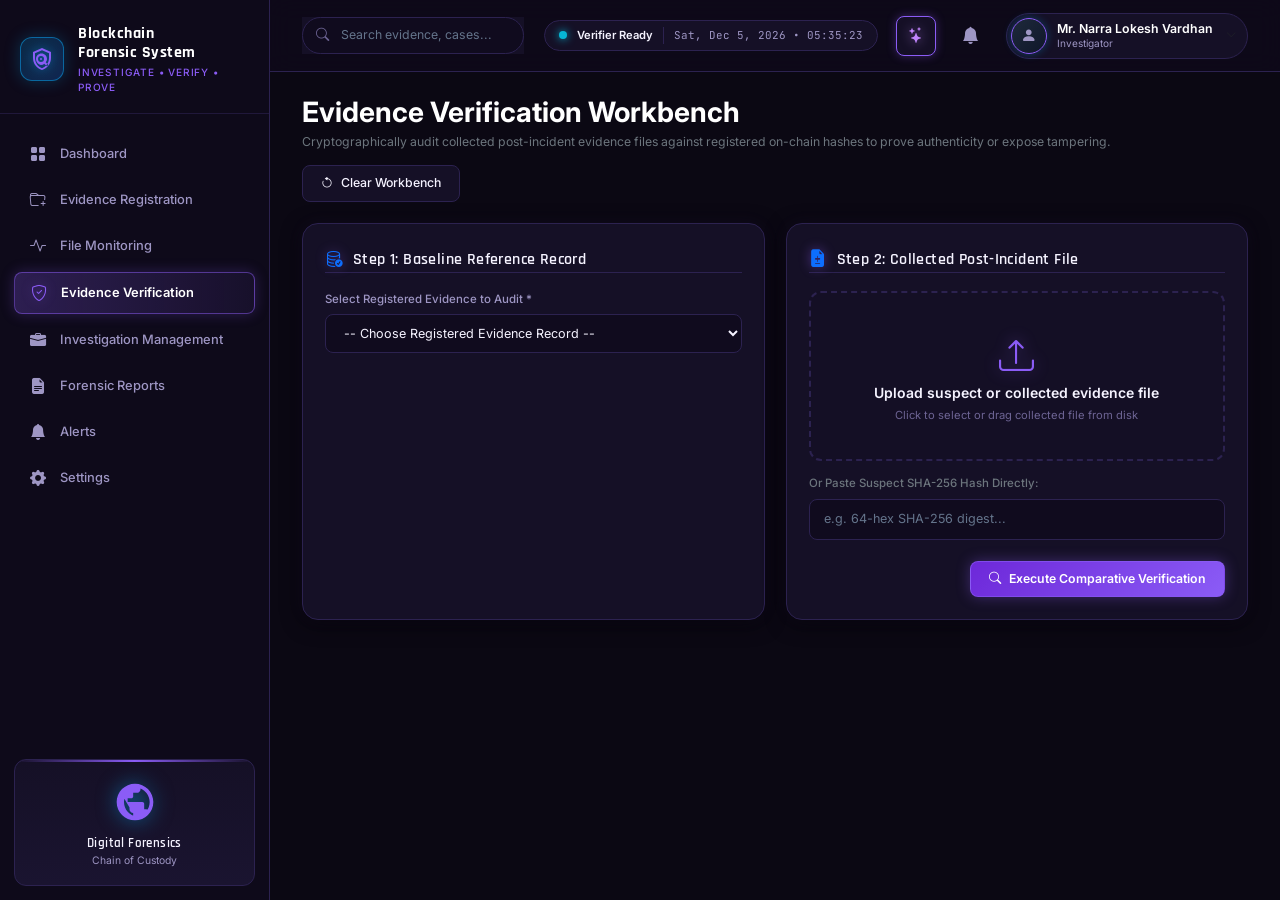
<file: frontend/verification.html>
<!DOCTYPE html>
<html lang="en">
<head>
  <meta charset="UTF-8">
  <meta name="viewport" content="width=device-width, initial-scale=1.0">
  <title>Evidence Verification | Blockchain Forensic System</title>
  
  <link href="https://cdn.jsdelivr.net/npm/bootstrap@5.3.3/dist/css/bootstrap.min.css" rel="stylesheet">
  <link href="https://cdn.jsdelivr.net/npm/bootstrap-icons@1.11.3/font/bootstrap-icons.css" rel="stylesheet">
  
  <link rel="stylesheet" href="css/style.css">
  <link rel="stylesheet" href="css/components.css">
  <link rel="stylesheet" href="css/responsive.css">
  <script>(function(){document.documentElement.setAttribute('data-theme', localStorage.getItem('forensic_theme') || 'quantum');})();</script>
</head>
<body>

<div class="app-container">
  <!-- Left Cyber Sidebar -->
  <aside class="app-sidebar">
    <div class="sidebar-header">
      <div class="brand-logo-icon">
        <svg viewBox="0 0 24 24" fill="currentColor">
          <path d="M12 1L3 5v6c0 5.55 3.84 10.74 9 12 5.16-1.26 9-6.45 9-12V5l-9-4zm0 2.18l7 3.12v4.7c0 4.67-3.13 9.03-7 10.18-3.87-1.15-7-5.51-7-10.18V6.3l7-3.12zm-1 5.82a3 3 0 100 6 3 3 0 000-6zm0 2a1 1 0 110 2 1 1 0 010-2zm4.71 4.29l2.58 2.59-1.42 1.41-2.58-2.58a5.006 5.006 0 01-3.29 1.29C8.46 17.5 6 15.04 6 12s2.46-5.5 5.5-5.5 5.5 2.46 5.5 5.5c0 1.25-.43 2.4-1.29 3.29z"/>
        </svg>
      </div>
      <div class="brand-text">
        <h1>Blockchain<br>Forensic System</h1>
        <p>Investigate • Verify • Prove</p>
      </div>
    </div>

    <nav class="sidebar-nav">
      <a href="dashboard.html" class="nav-item-link">
        <i class="bi bi-grid-fill"></i>
        <span>Dashboard</span>
      </a>
      <a href="evidence.html" class="nav-item-link">
        <i class="bi bi-folder-plus"></i>
        <span>Evidence Registration</span>
      </a>
      <a href="monitoring.html" class="nav-item-link">
        <i class="bi bi-activity"></i>
        <span>File Monitoring</span>
      </a>
      <a href="verification.html" class="nav-item-link active">
        <i class="bi bi-shield-check"></i>
        <span>Evidence Verification</span>
      </a>
      <a href="investigations.html" class="nav-item-link">
        <i class="bi bi-briefcase-fill"></i>
        <span>Investigation Management</span>
      </a>
      <a href="reports.html" class="nav-item-link">
        <i class="bi bi-file-earmark-text-fill"></i>
        <span>Forensic Reports</span>
      </a>
      <a href="alerts.html" class="nav-item-link">
        <i class="bi bi-bell-fill"></i>
        <span>Alerts</span>
        <span class="badge-counter">3</span>
      </a>
      <a href="settings.html" class="nav-item-link">
        <i class="bi bi-gear-fill"></i>
        <span>Settings</span>
      </a>
    </nav>

    <div class="sidebar-footer-card">
      <div class="hologram-scales-icon">
        <svg viewBox="0 0 24 24" fill="currentColor">
          <path d="M12 2C6.48 2 2 6.48 2 12s4.48 10 10 10 10-4.48 10-10S17.52 2 12 2zm1 17.93c-3.95-.49-7-3.85-7-7.93 0-.62.08-1.21.21-1.79L9 15v1c0 1.1.9 2 2 2v1.93zm6.9-2.54c-.26-.81-1-1.39-1.9-1.39h-1v-3c0-.55-.45-1-1-1H8v-2h2c.55 0 1-.45 1-1V7h2c1.1 0 2-.9 2-2v-.41c2.93 1.19 5 4.06 5 7.41 0 2.08-.8 3.97-2.1 5.39z"/>
        </svg>
      </div>
      <h6 class="footer-title">Digital Forensics</h6>
      <p class="footer-sub">Chain of Custody</p>
    </div>
  </aside>

  <!-- Main Content Area -->
  <main class="app-main">
    <header class="app-header">
      <button class="mobile-menu-toggle" id="mobileMenuToggle">
        <i class="bi bi-list fs-4"></i>
      </button>

      <div class="header-search-bar">
        <i class="bi bi-search"></i>
        <input type="text" id="globalSearchInput" class="header-search-input" placeholder="Search evidence, cases...">
      </div>

      <div class="header-right-actions">
        <div class="system-status-pill">
          <div class="status-indicator-dot"></div>
          <span class="status-pill-text">Verifier Ready</span>
          <span class="status-pill-time" id="systemLiveClock">Mon, Apr 28, 2025 • 14:32:18</span>
        </div>

        <!-- Theme Toggle Switch Button -->
        <button class="theme-toggle-btn" id="themeToggleBtn" onclick="toggleTheme()" title="Toggle Dark/Light Mode" aria-label="Toggle Theme">
          <i class="bi bi-sun-fill text-warning" id="themeToggleIcon"></i>
        </button>

        <button class="notification-btn" title="View Notifications" onclick="window.location.href='alerts.html'">
          <i class="bi bi-bell-fill"></i>
          <span class="notification-badge">3</span>
        </button>

        <div class="dropdown">
          <button class="user-profile-btn" data-bs-toggle="dropdown" aria-expanded="false">
            <div class="user-avatar">
              <i class="bi bi-person-fill"></i>
            </div>
            <div class="user-meta d-none d-md-block">
              <div class="user-name">Mr. Narra Lokesh Vardhan</div>
              <div class="user-role">Investigator</div>
            </div>
            <i class="bi bi-chevron-down text-muted ms-1" style="font-size: 0.75rem;"></i>
          </button>
          <ul class="dropdown-menu dropdown-menu-end cyber-modal-content p-2" style="background:#101C2E; border:1px solid #203650;">
            <li><a class="dropdown-item text-light rounded py-2" href="settings.html"><i class="bi bi-person-gear me-2 text-primary"></i> Profile & Security</a></li>
            <li><a class="dropdown-item text-light rounded py-2" href="evidence.html"><i class="bi bi-shield-lock me-2 text-primary"></i> My Evidence</a></li>
            <li><hr class="dropdown-divider border-secondary my-1"></li>
            <li><a class="dropdown-item text-danger rounded py-2" href="javascript:void(0)" onclick="handleLogout()"><i class="bi bi-box-arrow-right me-2"></i> Terminate Session</a></li>
          </ul>
        </div>
      </div>
    </header>

    <div class="page-body-content">
      <!-- Section Header -->
      <div class="d-flex align-items-center justify-content-between mb-4 flex-wrap gap-3">
        <div>
          <h2 class="font-heading fw-bold text-white mb-1">Evidence Verification Workbench</h2>
          <p class="text-secondary small mb-0">Cryptographically audit collected post-incident evidence files against registered on-chain hashes to prove authenticity or expose tampering.</p>
        </div>
        <div class="d-flex gap-2">
          <button class="btn btn-cyber-outline" onclick="clearVerificationForm()">
            <i class="bi bi-arrow-counterclockwise"></i> Clear Workbench
          </button>
        </div>
      </div>

      <!-- Verification Dual-Pane Row -->
      <div class="row g-4 mb-4">
        <!-- Left: Select Registered Evidence Record -->
        <div class="col-lg-6">
          <div class="cyber-card h-100">
            <div class="cyber-card-header">
              <div class="card-title-group">
                <i class="bi bi-database-check text-primary"></i>
                <h3 class="card-header-title">Step 1: Baseline Reference Record</h3>
              </div>
            </div>

            <div class="mb-3">
              <label class="form-label-cyber">Select Registered Evidence to Audit *</label>
              <select class="form-control-cyber" id="verifyEvidenceSelect">
                <!-- Dynamically loaded -->
              </select>
            </div>

            <!-- Baseline Record Details Card -->
            <div id="baselineDetailsCard" class="p-3 rounded mt-3" style="display: none; background:#0D1626; border:1px solid #203650;">
              <div class="row g-2 mb-2">
                <div class="col-6">
                  <small class="text-secondary">EVIDENCE ID</small>
                  <div class="text-primary fw-bold" id="baselineEvidenceId">-</div>
                </div>
                <div class="col-6">
                  <small class="text-secondary">CASE ID</small>
                  <div class="text-light" id="baselineCaseId">-</div>
                </div>
                <div class="col-6">
                  <small class="text-secondary">CATEGORY</small>
                  <div class="text-info fw-semibold" id="baselineCategory">Digital Evidence</div>
                </div>
                <div class="col-6">
                  <small class="text-secondary">ORIGINAL FILENAME</small>
                  <div class="text-light fw-semibold text-truncate" id="baselineFileName">-</div>
                </div>
              </div>

              <div class="mb-2">
                <small class="text-secondary d-block">REGISTERED BASELINE SHA-256 HASH</small>
                <div class="mono-hash text-success small text-break p-2 rounded mt-1" style="background:#070B14; border:1px solid #16263B;" id="baselineHashDigest">
                  -
                </div>
              </div>

              <div>
                <small class="text-secondary d-block">IMMUTABLE BLOCKCHAIN TX</small>
                <div class="mono-hash text-primary small text-break mt-1" id="baselineTxHash">
                  -
                </div>
              </div>
            </div>
          </div>
        </div>

        <!-- Right: Suspect / Collected File Upload -->
        <div class="col-lg-6">
          <div class="cyber-card h-100">
            <div class="cyber-card-header">
              <div class="card-title-group">
                <i class="bi bi-file-earmark-diff-fill text-primary"></i>
                <h3 class="card-header-title">Step 2: Collected Post-Incident File</h3>
              </div>
            </div>

            <!-- Dropzone -->
            <div class="file-dropzone" id="verifyDropzone">
              <input type="file" id="verifyFileInput" style="display: none;">
              <i class="bi bi-upload dropzone-icon"></i>
              <div class="dropzone-title">Upload suspect or collected evidence file</div>
              <div class="dropzone-sub">Click to select or drag collected file from disk</div>
            </div>

            <!-- Live Hash Output -->
            <div id="suspectHashBox" class="mt-3 p-3 rounded" style="display: none; background: #0D1626; border: 1px solid #203650;">
              <div class="d-flex justify-content-between align-items-center mb-1">
                <span class="text-white fw-semibold small" id="suspectFileName">-</span>
                <span class="badge bg-secondary font-mono" id="suspectFileSize">-</span>
              </div>
              <small class="text-secondary d-block mt-2" id="suspectHashStatus">Current SHA-256 Digest:</small>
              <div class="mono-hash text-info small text-break mt-1 p-2 rounded" style="background:#070B14; border:1px solid #16263B;" id="suspectHashDigest">
                -
              </div>
            </div>

            <!-- Manual Hash Input Option -->
            <div class="mt-3">
              <label class="form-label-cyber small text-secondary">Or Paste Suspect SHA-256 Hash Directly:</label>
              <input type="text" class="form-control-cyber font-mono" id="manualSuspectHash" placeholder="e.g. 64-hex SHA-256 digest..." maxlength="64">
            </div>

            <div class="mt-4 text-end">
              <button type="button" class="btn btn-cyber-primary" id="btnExecuteVerification" onclick="executeVerification(event); return false;">
                <i class="bi bi-search"></i> Execute Comparative Verification
              </button>
            </div>
          </div>
        </div>
      </div>

      <!-- Verification Verdict & Cryptographic Proof Section -->
      <div id="verificationResultCard" class="cyber-card" style="display: none;">
        <div class="cyber-card-header">
          <div class="card-title-group">
            <i class="bi bi-award-fill text-primary"></i>
            <h3 class="card-header-title">Forensic Verification Verdict</h3>
          </div>
        </div>

        <!-- Verdict Banner -->
        <div id="verdictBanner" class="p-3 rounded mb-3">
          <div class="d-flex align-items-center justify-content-between mb-2">
            <span id="verdictBadge" class="badge-forensic-status fs-6">-</span>
            <span class="text-muted small">Validated via Smart Contract (ChainID 31337)</span>
          </div>
          <div class="text-light" id="verdictDesc">-</div>
        </div>

        <!-- Hash Diff Box -->
        <div class="card-header-title mb-2" style="font-size:0.95rem;">Cryptographic Hash Comparison:</div>
        <div id="diffComparisonBox" class="mb-4">
          <!-- Populated by verification.js -->
        </div>

        <!-- Blockchain Ledger Confirmation Metadata -->
        <div class="p-3 rounded" style="background:#0D1626; border:1px solid #203650;">
          <h6 class="text-white font-heading mb-3">On-Chain Proof & Cryptographic Timestamps</h6>
          <div class="row g-3 small">
            <div class="col-md-4">
              <span class="text-secondary d-block">SMART CONTRACT</span>
              <span class="mono-hash text-primary">0x5FbDB2315678afecb367f032d93F642f64180aa3</span>
            </div>
            <div class="col-md-4">
              <span class="text-secondary d-block">BLOCK CONFIRMATION</span>
              <span class="text-success fw-bold">Block #498120 (12 Confirmations)</span>
            </div>
            <div class="col-md-4">
              <span class="text-secondary d-block">MERKLE INTEGRITY</span>
              <span class="text-success fw-bold"><i class="bi bi-shield-check"></i> Root Proof Verified</span>
            </div>
          </div>
        </div>

        <div class="mt-4 d-flex justify-content-end gap-2">
          <button type="button" class="btn btn-cyber-outline" onclick="window.location.href='reports.html'">
            <i class="bi bi-file-earmark-pdf"></i> Attach to Forensic Report
          </button>
        </div>
      </div>

    </div>
  </main>
</div>

<script src="https://cdn.jsdelivr.net/npm/bootstrap@5.3.3/dist/js/bootstrap.bundle.min.js"></script>
<script src="js/app.js"></script>
<script src="js/auth.js"></script>
<script src="js/verification.js?v=20261118_v3"></script>
</body>
</html>
</file>
<file: frontend/css/style.css>
/* ==========================================================================
   BLOCKCHAIN FORENSIC SYSTEM - CYBER FORENSICS DESIGN SYSTEM
   Theme: Premium Dark Cyber Forensics
   ========================================================================== */

@import url('https://fonts.googleapis.com/css2?family=Inter:wght@300;400;500;600;700&family=JetBrains+Mono:wght@400;500;600&family=Rajdhani:wght@500;600;700&display=swap');

:root {
  /* Color Palette */
  --bg-main: #070B14;
  --bg-sidebar: #0A1220;
  --bg-sidebar-hover: #101c30;
  --bg-card: #101C2E;
  --bg-card-secondary: #14243A;
  --bg-card-hover: #152742;
  --bg-input: #0D1626;

  /* Accent Colors */
  --primary-blue: #08A9F5;
  --primary-blue-glow: rgba(8, 169, 245, 0.35);
  --primary-blue-dim: rgba(8, 169, 245, 0.12);
  --secondary-blue: #1769D2;
  
  /* Status Forensics Colors */
  --verified-green: #17C98B;
  --verified-glow: rgba(23, 201, 139, 0.35);
  --verified-dim: rgba(23, 201, 139, 0.12);

  --tampered-red: #F04452;
  --tampered-glow: rgba(240, 68, 82, 0.35);
  --tampered-dim: rgba(240, 68, 82, 0.12);

  --warning-amber: #F5A623;
  --warning-glow: rgba(245, 166, 35, 0.35);
  --warning-dim: rgba(245, 166, 35, 0.12);

  --unknown-purple: #9B7AFB;
  --unknown-glow: rgba(155, 122, 251, 0.35);
  --unknown-dim: rgba(155, 122, 251, 0.12);

  /* Typography Colors */
  --text-main: #F4F7FC;
  --text-secondary: #94A3B8;
  --text-muted: #64748B;
  --text-dim: #475569;

  /* Borders & Dividers */
  --border-color: #203650;
  --border-subtle: #16263B;
  --border-active: #08A9F5;

  /* Typography Fonts */
  --font-sans: 'Inter', -apple-system, BlinkMacSystemFont, sans-serif;
  --font-mono: 'JetBrains Mono', monospace;
  --font-heading: 'Rajdhani', sans-serif;

  /* Layout */
  --sidebar-width: 270px;
  --header-height: 72px;
  --radius-sm: 8px;
  --radius-md: 12px;
  --radius-lg: 16px;
  --radius-xl: 20px;
}

/* Base Reset & Defaults */
*, *::before, *::after {
  box-sizing: border-box;
}

html, body {
  margin: 0;
  padding: 0;
  background-color: var(--bg-main);
  color: var(--text-main);
  font-family: var(--font-sans);
  font-size: 14px;
  line-height: 1.5;
  min-height: 100vh;
  overflow-x: hidden;
  -webkit-font-smoothing: antialiased;
  -moz-osx-font-smoothing: grayscale;
}

/* Subtle Cyber Grid Background */
body::before {
  content: '';
  position: fixed;
  top: 0;
  left: 0;
  right: 0;
  bottom: 0;
  background: 
    radial-gradient(circle at 15% 20%, rgba(8, 169, 245, 0.04) 0%, transparent 40%),
    radial-gradient(circle at 85% 80%, rgba(23, 105, 210, 0.03) 0%, transparent 40%),
    linear-gradient(rgba(32, 54, 80, 0.08) 1px, transparent 1px),
    linear-gradient(90deg, rgba(32, 54, 80, 0.08) 1px, transparent 1px);
  background-size: 100% 100%, 100% 100%, 48px 48px, 48px 48px;
  pointer-events: none;
  z-index: 0;
}

/* Scrollbars */
::-webkit-scrollbar {
  width: 6px;
  height: 6px;
}
::-webkit-scrollbar-track {
  background: var(--bg-main);
}
::-webkit-scrollbar-thumb {
  background: var(--border-color);
  border-radius: 4px;
}
::-webkit-scrollbar-thumb:hover {
  background: var(--primary-blue);
}

/* Links & Utilities */
a {
  color: var(--primary-blue);
  text-decoration: none;
  transition: all 0.2s ease;
}
a:hover {
  color: #38bdf8;
  text-decoration: none;
}

.mono-hash {
  font-family: var(--font-mono);
  letter-spacing: -0.2px;
}

/* App Shell Layout */
.app-container {
  display: flex;
  min-height: 100vh;
  position: relative;
  z-index: 1;
}

/* Sidebar Styling */
.app-sidebar {
  width: var(--sidebar-width);
  background-color: var(--bg-sidebar);
  border-right: 1px solid var(--border-subtle);
  display: flex;
  flex-direction: column;
  position: fixed;
  top: 0;
  bottom: 0;
  left: 0;
  z-index: 1000;
  transition: transform 0.3s cubic-bezier(0.4, 0, 0.2, 1);
}

.sidebar-header {
  padding: 24px 20px 18px 20px;
  display: flex;
  align-items: center;
  gap: 14px;
  border-bottom: 1px solid var(--border-subtle);
}

.brand-logo-icon {
  width: 44px;
  height: 44px;
  border-radius: var(--radius-md);
  background: linear-gradient(135deg, rgba(8, 169, 245, 0.2), rgba(23, 105, 210, 0.3));
  border: 1px solid rgba(8, 169, 245, 0.5);
  display: flex;
  align-items: center;
  justify-content: center;
  box-shadow: 0 0 16px rgba(8, 169, 245, 0.25);
  flex-shrink: 0;
}

.brand-logo-icon svg {
  width: 24px;
  height: 24px;
  fill: var(--primary-blue);
  filter: drop-shadow(0 0 6px rgba(8, 169, 245, 0.6));
}

.brand-text h1 {
  font-family: var(--font-heading);
  font-size: 1.15rem;
  font-weight: 700;
  letter-spacing: 0.5px;
  color: #FFFFFF;
  margin: 0;
  line-height: 1.2;
}

.brand-text p {
  font-size: 0.72rem;
  font-weight: 500;
  color: var(--primary-blue);
  letter-spacing: 0.8px;
  text-transform: uppercase;
  margin: 2px 0 0 0;
}

.sidebar-nav {
  padding: 20px 14px;
  flex-grow: 1;
  overflow-y: auto;
  display: flex;
  flex-direction: column;
  gap: 6px;
}

.nav-item-link {
  display: flex;
  align-items: center;
  gap: 12px;
  padding: 10px 14px;
  border-radius: var(--radius-sm);
  color: var(--text-secondary);
  font-weight: 500;
  font-size: 0.92rem;
  transition: all 0.2s ease;
  position: relative;
}

.nav-item-link i,
.nav-item-link svg {
  font-size: 1.15rem;
  width: 20px;
  height: 20px;
  transition: transform 0.2s ease, color 0.2s ease;
  display: flex;
  align-items: center;
  justify-content: center;
}

.nav-item-link:hover {
  color: var(--text-main);
  background-color: var(--bg-sidebar-hover);
}

.nav-item-link:hover i,
.nav-item-link:hover svg {
  color: var(--primary-blue);
}

.nav-item-link.active {
  background: linear-gradient(90deg, rgba(8, 169, 245, 0.18) 0%, rgba(8, 169, 245, 0.05) 100%);
  color: #FFFFFF;
  border: 1px solid rgba(8, 169, 245, 0.4);
  box-shadow: 0 0 14px rgba(8, 169, 245, 0.18);
  font-weight: 600;
}

.nav-item-link.active i,
.nav-item-link.active svg {
  color: var(--primary-blue);
  filter: drop-shadow(0 0 6px var(--primary-blue-glow));
}

.nav-item-link .badge-counter {
  margin-left: auto;
  background-color: var(--tampered-red);
  color: #FFFFFF;
  font-size: 0.72rem;
  font-weight: 700;
  padding: 2px 7px;
  border-radius: 10px;
  box-shadow: 0 0 8px var(--tampered-glow);
}

/* Sidebar Bottom Card: Chain of Custody Hologram */
.sidebar-footer-card {
  margin: 14px;
  padding: 16px 14px;
  background: linear-gradient(180deg, rgba(16, 28, 46, 0.8) 0%, rgba(20, 36, 58, 0.6) 100%);
  border: 1px solid var(--border-color);
  border-radius: var(--radius-md);
  text-align: center;
  position: relative;
  overflow: hidden;
}

.sidebar-footer-card::before {
  content: '';
  position: absolute;
  top: 0;
  left: 0;
  right: 0;
  height: 2px;
  background: linear-gradient(90deg, transparent, var(--primary-blue), transparent);
}

.hologram-scales-icon {
  width: 52px;
  height: 52px;
  margin: 0 auto 8px auto;
  display: flex;
  align-items: center;
  justify-content: center;
}

.hologram-scales-icon svg {
  width: 44px;
  height: 44px;
  fill: var(--primary-blue);
  filter: drop-shadow(0 0 10px rgba(8, 169, 245, 0.5));
  animation: floatSubtle 4s ease-in-out infinite;
}

.sidebar-footer-card .footer-title {
  font-family: var(--font-heading);
  font-size: 0.95rem;
  font-weight: 600;
  letter-spacing: 0.4px;
  color: var(--text-main);
  margin: 0;
}

.sidebar-footer-card .footer-sub {
  font-size: 0.74rem;
  color: var(--text-secondary);
  margin-top: 2px;
  margin-bottom: 0;
}

@keyframes floatSubtle {
  0%, 100% { transform: translateY(0px); }
  50% { transform: translateY(-3px); }
}

/* Main Content Area */
.app-main {
  margin-left: var(--sidebar-width);
  flex-grow: 1;
  min-height: 100vh;
  display: flex;
  flex-direction: column;
  padding: 0;
  background-color: var(--bg-main);
}

/* Header Navbar */
.app-header {
  height: var(--header-height);
  padding: 0 32px;
  display: flex;
  align-items: center;
  justify-content: space-between;
  gap: 20px;
  border-bottom: 1px solid var(--border-subtle);
  background-color: rgba(7, 11, 20, 0.85);
  backdrop-filter: blur(12px);
  position: sticky;
  top: 0;
  z-index: 900;
}

.header-search-bar {
  flex: 1;
  max-width: 440px;
  position: relative;
}

.header-search-bar i {
  position: absolute;
  left: 14px;
  top: 50%;
  transform: translateY(-50%);
  color: var(--text-muted);
  font-size: 0.95rem;
}

.header-search-input {
  width: 100%;
  background-color: var(--bg-input);
  border: 1px solid var(--border-color);
  border-radius: 24px;
  padding: 8px 16px 8px 38px;
  color: var(--text-main);
  font-size: 0.88rem;
  transition: all 0.2s ease;
}

.header-search-input:focus {
  outline: none;
  border-color: var(--primary-blue);
  box-shadow: 0 0 10px rgba(8, 169, 245, 0.25);
  background-color: #101c30;
}

.header-right-actions {
  display: flex;
  align-items: center;
  gap: 18px;
}

/* System Status Pill */
.system-status-pill {
  display: flex;
  align-items: center;
  gap: 10px;
  padding: 6px 14px;
  background: rgba(16, 28, 46, 0.7);
  border: 1px solid var(--border-color);
  border-radius: 20px;
  font-size: 0.8rem;
}

.status-indicator-dot {
  width: 8px;
  height: 8px;
  border-radius: 50%;
  background-color: var(--verified-green);
  box-shadow: 0 0 8px var(--verified-green);
  animation: pulseGlow 2s infinite;
}

@keyframes pulseGlow {
  0% { transform: scale(0.95); box-shadow: 0 0 4px var(--verified-green); }
  50% { transform: scale(1.15); box-shadow: 0 0 10px var(--verified-green); }
  100% { transform: scale(0.95); box-shadow: 0 0 4px var(--verified-green); }
}

.status-pill-text {
  font-weight: 600;
  color: var(--verified-green);
}

.status-pill-time {
  color: var(--text-secondary);
  border-left: 1px solid var(--border-color);
  padding-left: 10px;
  font-family: var(--font-mono);
  font-size: 0.78rem;
}

/* Notification Bell */
.notification-btn {
  background: none;
  border: none;
  color: var(--text-secondary);
  font-size: 1.25rem;
  position: relative;
  cursor: pointer;
  padding: 8px;
  display: flex;
  align-items: center;
  justify-content: center;
  transition: color 0.2s ease;
}

.notification-btn:hover {
  color: var(--text-main);
}

.notification-badge {
  position: absolute;
  top: 4px;
  right: 4px;
  width: 17px;
  height: 17px;
  border-radius: 50%;
  background-color: var(--tampered-red);
  color: #FFFFFF;
  font-size: 0.65rem;
  font-weight: 700;
  display: flex;
  align-items: center;
  justify-content: center;
  box-shadow: 0 0 8px var(--tampered-glow);
}

/* User Profile Badge */
.user-profile-btn {
  display: flex;
  align-items: center;
  gap: 10px;
  background: transparent;
  border: 1px solid transparent;
  border-radius: 24px;
  padding: 4px 10px 4px 4px;
  cursor: pointer;
  transition: all 0.2s ease;
  color: var(--text-main);
}

.user-profile-btn:hover {
  background-color: var(--bg-card);
  border-color: var(--border-color);
}

.user-avatar {
  width: 36px;
  height: 36px;
  border-radius: 50%;
  background: linear-gradient(135deg, #1e293b, #0f172a);
  border: 1.5px solid var(--primary-blue);
  box-shadow: 0 0 8px rgba(8, 169, 245, 0.3);
  display: flex;
  align-items: center;
  justify-content: center;
  overflow: hidden;
}

.user-avatar img {
  width: 100%;
  height: 100%;
  object-fit: cover;
}

.user-avatar svg,
.user-avatar i {
  color: var(--text-secondary);
  font-size: 1.1rem;
}

.user-meta {
  text-align: left;
  line-height: 1.2;
}

.user-meta .user-name {
  font-size: 0.88rem;
  font-weight: 600;
  color: #FFFFFF;
}

.user-meta .user-role {
  font-size: 0.72rem;
  color: var(--text-secondary);
}

/* Page Body Container */
.page-body-content {
  padding: 24px 32px 40px 32px;
  flex: 1;
}

/* Hero Welcome Banner */
.forensics-hero-banner {
  background: linear-gradient(135deg, rgba(16, 28, 46, 0.9) 0%, rgba(10, 18, 32, 0.95) 100%);
  border: 1px solid var(--border-color);
  border-radius: var(--radius-lg);
  padding: 24px 28px;
  margin-bottom: 24px;
  position: relative;
  overflow: hidden;
  display: flex;
  align-items: center;
  justify-content: space-between;
}

.forensics-hero-banner::before {
  content: '';
  position: absolute;
  left: 0;
  top: 15%;
  bottom: 15%;
  width: 4px;
  background: var(--primary-blue);
  border-radius: 0 4px 4px 0;
  box-shadow: 0 0 12px var(--primary-blue);
}

.hero-banner-content {
  position: relative;
  z-index: 2;
}

.hero-banner-content .welcome-sub {
  font-size: 0.9rem;
  color: var(--text-secondary);
  margin-bottom: 4px;
}

.hero-banner-content .welcome-name {
  font-family: var(--font-heading);
  font-size: 1.85rem;
  font-weight: 700;
  letter-spacing: 0.5px;
  color: #FFFFFF;
  margin: 0;
}

.hero-banner-content .welcome-system {
  font-size: 0.85rem;
  color: var(--text-muted);
  margin-top: 4px;
}

/* Cyber Backdrop Silhouette in Hero */
.hero-banner-graphics {
  position: absolute;
  right: 0;
  top: 0;
  bottom: 0;
  width: 380px;
  background: radial-gradient(circle at 70% 50%, rgba(8, 169, 245, 0.12) 0%, transparent 70%);
  display: flex;
  align-items: center;
  justify-content: flex-end;
  pointer-events: none;
  opacity: 0.45;
}

.hero-banner-graphics svg {
  height: 100%;
  width: auto;
  fill: var(--primary-blue);
  filter: drop-shadow(0 0 20px rgba(8, 169, 245, 0.3));
}

/* ==========================================================================
   THEME SWITCHING SYSTEM (CYBER DARK & ENTERPRISE LIGHT)
   ========================================================================== */

/* Theme Toggle Button */
.theme-toggle-btn {
  background: var(--bg-card);
  border: 1px solid var(--border-color);
  color: var(--text-secondary);
  font-size: 1.15rem;
  cursor: pointer;
  width: 40px;
  height: 40px;
  border-radius: var(--radius-sm);
  display: flex;
  align-items: center;
  justify-content: center;
  transition: all 0.25s ease;
  position: relative;
}

.theme-toggle-btn:hover {
  border-color: var(--primary-blue);
  box-shadow: 0 0 10px var(--primary-blue-glow);
  transform: translateY(-1px);
}

/* ==========================================================================
   QUANTUM VOID THEME SYSTEM (COSMIC VIOLET & INDIGO)
   ========================================================================== */
html[data-theme="quantum"],
body[data-theme="quantum"] {
  /* Surface colors */
  --bg-main: #0B0813;
  --bg-sidebar: #0E0A1A;
  --bg-sidebar-hover: #18122B;
  --bg-card: #151026;
  --bg-card-secondary: #1A1430;
  --bg-card-hover: #221A40;
  --bg-input: #100B1E;

  /* Typography */
  --text-main: #F5F3FF;
  --text-secondary: #9E96C4;
  --text-muted: #6D6494;
  --text-dim: #4E4670;

  /* Borders & Dividers */
  --border-color: #2C2250;
  --border-subtle: #20183B;
  --border-active: #8B5CF6;

  /* Accents */
  --primary-blue: #8B5CF6;
  --primary-blue-glow: rgba(139, 92, 246, 0.45);
  --primary-blue-dim: rgba(139, 92, 246, 0.15);
  --secondary-blue: #6D28D9;

  /* Status Accents */
  --verified-green: #10B981;
  --verified-glow: rgba(16, 185, 129, 0.45);
  --tampered-red: #EC4899;
  --tampered-glow: rgba(236, 72, 153, 0.45);
  --warning-amber: #F59E0B;
  --unknown-purple: #C084FC;

  background-color: #0B0813 !important;
  color: #F5F3FF !important;
}

/* Quantum Void Background Grid */
html[data-theme="quantum"] body::before,
body[data-theme="quantum"]::before {
  opacity: 0.7;
  background: 
    radial-gradient(circle at 12% 18%, rgba(139, 92, 246, 0.16) 0%, transparent 45%),
    radial-gradient(circle at 88% 80%, rgba(6, 182, 212, 0.10) 0%, transparent 45%),
    linear-gradient(rgba(44, 34, 80, 0.45) 1px, transparent 1px),
    linear-gradient(90deg, rgba(44, 34, 80, 0.45) 1px, transparent 1px);
  background-size: 100% 100%, 100% 100%, 48px 48px, 48px 48px;
}

/* Quantum Void Cards */
html[data-theme="quantum"] .cyber-card,
body[data-theme="quantum"] .cyber-card {
  background: #151026 !important;
  border: 1px solid #2C2250 !important;
  box-shadow: 0 4px 20px rgba(0, 0, 0, 0.6), 0 0 15px rgba(139, 92, 246, 0.08) !important;
}

html[data-theme="quantum"] .cyber-card:hover,
body[data-theme="quantum"] .cyber-card:hover {
  border-color: rgba(139, 92, 246, 0.5) !important;
  box-shadow: 0 4px 25px rgba(0, 0, 0, 0.7), 0 0 20px rgba(139, 92, 246, 0.2) !important;
}

html[data-theme="quantum"] .cyber-card-header,
body[data-theme="quantum"] .cyber-card-header {
  border-bottom: 1px solid #2C2250 !important;
}

html[data-theme="quantum"] .card-header-title,
body[data-theme="quantum"] .card-header-title {
  color: #F5F3FF !important;
}

/* Quantum Void Sidebar */
html[data-theme="quantum"] .app-sidebar,
body[data-theme="quantum"] .app-sidebar {
  background: #0E0A1A !important;
  border-right: 1px solid #2C2250 !important;
}

html[data-theme="quantum"] .nav-item-link,
body[data-theme="quantum"] .nav-item-link {
  color: #9E96C4 !important;
}

html[data-theme="quantum"] .nav-item-link:hover,
body[data-theme="quantum"] .nav-item-link:hover {
  background: #18122B !important;
  color: #8B5CF6 !important;
}

html[data-theme="quantum"] .nav-item-link.active,
body[data-theme="quantum"] .nav-item-link.active {
  background: linear-gradient(90deg, rgba(139, 92, 246, 0.25) 0%, rgba(139, 92, 246, 0.08) 100%) !important;
  color: #FFFFFF !important;
  border: 1px solid rgba(139, 92, 246, 0.5) !important;
  box-shadow: 0 0 14px rgba(139, 92, 246, 0.25) !important;
}

html[data-theme="quantum"] .sidebar-footer-card,
body[data-theme="quantum"] .sidebar-footer-card {
  background: linear-gradient(180deg, #151026 0%, #1A1430 100%) !important;
  border-color: #2C2250 !important;
}

/* Quantum Void Header */
html[data-theme="quantum"] .app-header,
body[data-theme="quantum"] .app-header {
  background: rgba(14, 10, 26, 0.88) !important;
  border-bottom: 1px solid #2C2250 !important;
}

html[data-theme="quantum"] .system-status-pill,
body[data-theme="quantum"] .system-status-pill {
  background: #151026 !important;
  border-color: #2C2250 !important;
  color: #F5F3FF !important;
}

html[data-theme="quantum"] .status-pill-text,
body[data-theme="quantum"] .status-pill-text {
  color: #F5F3FF !important;
}

html[data-theme="quantum"] .status-indicator-dot,
body[data-theme="quantum"] .status-indicator-dot {
  background: #06B6D4 !important;
  box-shadow: 0 0 8px #06B6D4 !important;
}

html[data-theme="quantum"] .header-search-bar,
body[data-theme="quantum"] .header-search-bar {
  background: #151026 !important;
  border-color: #2C2250 !important;
}

html[data-theme="quantum"] .user-profile-btn,
body[data-theme="quantum"] .user-profile-btn {
  background: #151026 !important;
  border-color: #2C2250 !important;
}

/* Quantum Void Hero Banner */
html[data-theme="quantum"] .forensics-hero-banner,
body[data-theme="quantum"] .forensics-hero-banner {
  background: linear-gradient(135deg, #151026 0%, #20173D 100%) !important;
  border-color: #2C2250 !important;
}

html[data-theme="quantum"] .forensics-hero-banner::before,
body[data-theme="quantum"] .forensics-hero-banner::before {
  background: #8B5CF6 !important;
  box-shadow: 0 0 12px #8B5CF6 !important;
}

html[data-theme="quantum"] .hero-banner-content .welcome-name,
body[data-theme="quantum"] .hero-banner-content .welcome-name {
  color: #F5F3FF !important;
}

/* Quantum Void Tables */
html[data-theme="quantum"] .cyber-table th,
body[data-theme="quantum"] .cyber-table th {
  background: #1A1430 !important;
  border-bottom: 1px solid #2C2250 !important;
  color: #9E96C4 !important;
}

html[data-theme="quantum"] .cyber-table td,
body[data-theme="quantum"] .cyber-table td {
  border-bottom: 1px solid #20183B !important;
  color: #F5F3FF !important;
}

html[data-theme="quantum"] .cyber-table tr:hover td,
body[data-theme="quantum"] .cyber-table tr:hover td {
  background: #20173D !important;
}

/* Quantum Void Form Controls */
html[data-theme="quantum"] .form-control,
html[data-theme="quantum"] .form-control-cyber,
html[data-theme="quantum"] input,
html[data-theme="quantum"] select,
html[data-theme="quantum"] textarea,
body[data-theme="quantum"] .form-control,
body[data-theme="quantum"] .form-control-cyber,
body[data-theme="quantum"] input,
body[data-theme="quantum"] select,
body[data-theme="quantum"] textarea {
  background-color: #100B1E !important;
  color: #F5F3FF !important;
  border: 1px solid #2C2250 !important;
}

html[data-theme="quantum"] .form-control:focus,
html[data-theme="quantum"] .form-control-cyber:focus,
html[data-theme="quantum"] input:focus,
html[data-theme="quantum"] select:focus,
html[data-theme="quantum"] textarea:focus,
body[data-theme="quantum"] .form-control:focus,
body[data-theme="quantum"] .form-control-cyber:focus,
body[data-theme="quantum"] input:focus,
body[data-theme="quantum"] select:focus,
body[data-theme="quantum"] textarea:focus {
  background-color: #18112E !important;
  color: #FFFFFF !important;
  border-color: #8B5CF6 !important;
  box-shadow: 0 0 12px rgba(139, 92, 246, 0.4) !important;
}

html[data-theme="quantum"] .input-group-text,
body[data-theme="quantum"] .input-group-text {
  background-color: #0E0A1A !important;
  border-color: #2C2250 !important;
  color: #8B5CF6 !important;
}

html[data-theme="quantum"] input:-webkit-autofill,
body[data-theme="quantum"] input:-webkit-autofill {
  -webkit-text-fill-color: #F5F3FF !important;
  -webkit-box-shadow: 0 0 0 1000px #100B1E inset !important;
  caret-color: #F5F3FF !important;
}

/* Quantum Void Buttons */
html[data-theme="quantum"] .btn-cyber-primary,
body[data-theme="quantum"] .btn-cyber-primary {
  background: linear-gradient(135deg, #6D28D9 0%, #8B5CF6 100%) !important;
  border-color: rgba(139, 92, 246, 0.6) !important;
  color: #FFFFFF !important;
  box-shadow: 0 0 14px rgba(139, 92, 246, 0.35) !important;
}

html[data-theme="quantum"] .btn-cyber-primary:hover,
body[data-theme="quantum"] .btn-cyber-primary:hover {
  background: linear-gradient(135deg, #7C3AED 0%, #A78BFA 100%) !important;
  box-shadow: 0 0 20px rgba(139, 92, 246, 0.55) !important;
}

html[data-theme="quantum"] .btn-cyber-outline,
body[data-theme="quantum"] .btn-cyber-outline {
  background: #151026 !important;
  border-color: #2C2250 !important;
  color: #F5F3FF !important;
}

html[data-theme="quantum"] .btn-cyber-outline:hover,
body[data-theme="quantum"] .btn-cyber-outline:hover {
  background: #20173D !important;
  border-color: #8B5CF6 !important;
  color: #A78BFA !important;
}

/* Quantum Void Monospace Hashes */
html[data-theme="quantum"] .mono-hash,
body[data-theme="quantum"] .mono-hash {
  background: #090510 !important;
  border: 1px solid #2C2250 !important;
  color: #06B6D4 !important;
}

/* Quantum Void Modals & Dropdowns */
html[data-theme="quantum"] .modal-content,
html[data-theme="quantum"] .cyber-modal-content,
html[data-theme="quantum"] .dropdown-menu,
body[data-theme="quantum"] .modal-content,
body[data-theme="quantum"] .cyber-modal-content,
body[data-theme="quantum"] .dropdown-menu {
  background: #151026 !important;
  border: 1px solid #2C2250 !important;
  box-shadow: 0 12px 40px rgba(0, 0, 0, 0.8), 0 0 25px rgba(139, 92, 246, 0.2) !important;
  color: #F5F3FF !important;
}

html[data-theme="quantum"] .dropdown-item,
body[data-theme="quantum"] .dropdown-item {
  color: #9E96C4 !important;
}

html[data-theme="quantum"] .dropdown-item:hover,
body[data-theme="quantum"] .dropdown-item:hover {
  background: #20173D !important;
  color: #8B5CF6 !important;
}

/* Quantum Void Inlined Dark Sub-Panels */
html[data-theme="quantum"] [style*="background:#0D1626"],
html[data-theme="quantum"] [style*="background: #0D1626"],
html[data-theme="quantum"] [style*="background:#101C2E"],
html[data-theme="quantum"] [style*="background: #101C2E"],
html[data-theme="quantum"] [style*="background:#070B14"],
html[data-theme="quantum"] [style*="background: #070B14"],
body[data-theme="quantum"] [style*="background:#0D1626"],
body[data-theme="quantum"] [style*="background: #0D1626"],
body[data-theme="quantum"] [style*="background:#101C2E"],
body[data-theme="quantum"] [style*="background: #101C2E"],
body[data-theme="quantum"] [style*="background:#070B14"],
body[data-theme="quantum"] [style*="background: #070B14"] {
  background: #151026 !important;
  border-color: #2C2250 !important;
}

/* Quantum Void Dropzone */
html[data-theme="quantum"] .file-dropzone,
body[data-theme="quantum"] .file-dropzone {
  background: rgba(21, 16, 38, 0.6) !important;
  border-color: #2C2250 !important;
}

html[data-theme="quantum"] .file-dropzone:hover,
body[data-theme="quantum"] .file-dropzone:hover {
  border-color: #8B5CF6 !important;
  background: rgba(139, 92, 246, 0.08) !important;
}

/* Quantum Void Theme Toggle Button */
html[data-theme="quantum"] .theme-toggle-btn {
  background: #151026;
  border-color: #8B5CF6;
  color: #8B5CF6;
  box-shadow: 0 0 10px rgba(139, 92, 246, 0.35);
}

/* Light Theme Variables & Overrides */
html[data-theme="light"],
body[data-theme="light"] {
  /* Surface colors */
  --bg-main: #F1F5F9;
  --bg-sidebar: #FFFFFF;
  --bg-sidebar-hover: #F8FAFC;
  --bg-card: #FFFFFF;
  --bg-card-secondary: #F8FAFC;
  --bg-card-hover: #F1F5F9;
  --bg-input: #FFFFFF;

  /* Typography */
  --text-main: #0F172A;
  --text-secondary: #334155;
  --text-muted: #64748B;
  --text-dim: #94A3B8;

  /* Borders & Dividers */
  --border-color: #E2E8F0;
  --border-subtle: #CBD5E1;
  --border-active: #0284C7;

  /* Accents */
  --primary-blue: #0284C7;
  --primary-blue-glow: rgba(2, 132, 199, 0.25);
  --primary-blue-dim: rgba(2, 132, 199, 0.1);
  --secondary-blue: #0369A1;

  background-color: #F1F5F9 !important;
  color: #0F172A !important;
}

/* Light Mode Background Grid */
html[data-theme="light"] body::before,
body[data-theme="light"]::before {
  opacity: 0.45;
  background: 
    radial-gradient(circle at 15% 20%, rgba(2, 132, 199, 0.04) 0%, transparent 40%),
    linear-gradient(rgba(203, 213, 225, 0.4) 1px, transparent 1px),
    linear-gradient(90deg, rgba(203, 213, 225, 0.4) 1px, transparent 1px);
  background-size: 100% 100%, 48px 48px, 48px 48px;
}

/* Light Mode Card Shadows */
html[data-theme="light"] .cyber-card,
body[data-theme="light"] .cyber-card {
  background: #FFFFFF !important;
  border: 1px solid #E2E8F0 !important;
  box-shadow: 0 1px 3px rgba(0, 0, 0, 0.05), 0 4px 14px rgba(0, 0, 0, 0.04) !important;
}

html[data-theme="light"] .cyber-card-header,
body[data-theme="light"] .cyber-card-header {
  border-bottom: 1px solid #E2E8F0 !important;
}

html[data-theme="light"] .card-header-title,
body[data-theme="light"] .card-header-title {
  color: #0F172A !important;
}

/* Light Mode Sidebar */
html[data-theme="light"] .app-sidebar,
body[data-theme="light"] .app-sidebar {
  background: #FFFFFF !important;
  border-right: 1px solid #E2E8F0 !important;
  box-shadow: 2px 0 10px rgba(0, 0, 0, 0.03) !important;
}

html[data-theme="light"] .sidebar-brand-wrapper,
body[data-theme="light"] .sidebar-brand-wrapper {
  border-bottom: 1px solid #E2E8F0 !important;
}

html[data-theme="light"] .brand-title,
body[data-theme="light"] .brand-title {
  color: #0F172A !important;
}

html[data-theme="light"] .sidebar-link,
body[data-theme="light"] .sidebar-link {
  color: #475569 !important;
}

html[data-theme="light"] .sidebar-link:hover,
body[data-theme="light"] .sidebar-link:hover {
  background: #F1F5F9 !important;
  color: #0284C7 !important;
}

html[data-theme="light"] .sidebar-link.active,
body[data-theme="light"] .sidebar-link.active {
  background: rgba(2, 132, 199, 0.1) !important;
  color: #0284C7 !important;
}

/* Light Mode Header */
html[data-theme="light"] .app-header,
body[data-theme="light"] .app-header {
  background: rgba(255, 255, 255, 0.92) !important;
  border-bottom: 1px solid #E2E8F0 !important;
  backdrop-filter: blur(12px) !important;
}

html[data-theme="light"] .system-status-pill,
body[data-theme="light"] .system-status-pill {
  background: #F8FAFC !important;
  border: 1px solid #E2E8F0 !important;
  color: #334155 !important;
}

html[data-theme="light"] .status-pill-text,
body[data-theme="light"] .status-pill-text {
  color: #0F172A !important;
}

html[data-theme="light"] .status-pill-time,
body[data-theme="light"] .status-pill-time {
  color: #64748B !important;
  border-left-color: #E2E8F0 !important;
}

html[data-theme="light"] .header-search-bar,
body[data-theme="light"] .header-search-bar {
  background: #F8FAFC !important;
  border: 1px solid #E2E8F0 !important;
}

html[data-theme="light"] .header-search-input,
body[data-theme="light"] .header-search-input {
  color: #0F172A !important;
}

html[data-theme="light"] .notification-btn,
body[data-theme="light"] .notification-btn {
  color: #64748B !important;
}

html[data-theme="light"] .notification-btn:hover,
body[data-theme="light"] .notification-btn:hover {
  color: #0284C7 !important;
}

html[data-theme="light"] .user-profile-btn,
body[data-theme="light"] .user-profile-btn {
  border-color: #E2E8F0 !important;
  background: #F8FAFC !important;
}

html[data-theme="light"] .user-name,
body[data-theme="light"] .user-name {
  color: #0F172A !important;
}

html[data-theme="light"] .user-role,
body[data-theme="light"] .user-role {
  color: #64748B !important;
}

/* Light Mode Tables */
html[data-theme="light"] .cyber-table th,
body[data-theme="light"] .cyber-table th {
  background: #F8FAFC !important;
  color: #475569 !important;
  border-bottom: 1px solid #E2E8F0 !important;
}

html[data-theme="light"] .cyber-table td,
body[data-theme="light"] .cyber-table td {
  border-bottom: 1px solid #E2E8F0 !important;
  color: #334155 !important;
}

html[data-theme="light"] .cyber-table tr:hover td,
body[data-theme="light"] .cyber-table tr:hover td {
  background: #F1F5F9 !important;
}

/* Light Mode Form Controls */
html[data-theme="light"] .form-control,
html[data-theme="light"] .form-control-cyber,
html[data-theme="light"] input,
html[data-theme="light"] select,
html[data-theme="light"] textarea,
body[data-theme="light"] .form-control,
body[data-theme="light"] .form-control-cyber,
body[data-theme="light"] input,
body[data-theme="light"] select,
body[data-theme="light"] textarea {
  background-color: #FFFFFF !important;
  border: 1px solid #CBD5E1 !important;
  color: #0F172A !important;
}

html[data-theme="light"] .form-control:focus,
html[data-theme="light"] .form-control-cyber:focus,
html[data-theme="light"] input:focus,
html[data-theme="light"] select:focus,
html[data-theme="light"] textarea:focus,
body[data-theme="light"] .form-control:focus,
body[data-theme="light"] .form-control-cyber:focus,
body[data-theme="light"] input:focus,
body[data-theme="light"] select:focus,
body[data-theme="light"] textarea:focus {
  background-color: #FFFFFF !important;
  border-color: #0284C7 !important;
  box-shadow: 0 0 10px rgba(2, 132, 199, 0.25) !important;
  color: #0F172A !important;
}

html[data-theme="light"] input:-webkit-autofill,
html[data-theme="light"] input:-webkit-autofill:hover, 
html[data-theme="light"] input:-webkit-autofill:focus, 
html[data-theme="light"] input:-webkit-autofill:active,
body[data-theme="light"] input:-webkit-autofill,
body[data-theme="light"] input:-webkit-autofill:hover, 
body[data-theme="light"] input:-webkit-autofill:focus, 
body[data-theme="light"] input:-webkit-autofill:active {
  -webkit-text-fill-color: #0F172A !important;
  -webkit-box-shadow: 0 0 0 1000px #FFFFFF inset !important;
  caret-color: #0F172A !important;
}

html[data-theme="light"] ::placeholder,
body[data-theme="light"] ::placeholder {
  color: #94A3B8 !important;
}

html[data-theme="light"] .input-group-text,
body[data-theme="light"] .input-group-text {
  background-color: #F8FAFC !important;
  border-color: #CBD5E1 !important;
  color: #0284C7 !important;
}

/* Light Mode Monospace Hashes & Code Boxes */
html[data-theme="light"] .mono-hash,
body[data-theme="light"] .mono-hash {
  background: #F1F5F9 !important;
  border: 1px solid #CBD5E1 !important;
  color: #0369A1 !important;
}

/* Light Mode Overrides for Inlined Dark Panels */
html[data-theme="light"] [style*="background:#0D1626"],
html[data-theme="light"] [style*="background: #0D1626"],
html[data-theme="light"] [style*="background:#101C2E"],
html[data-theme="light"] [style*="background: #101C2E"],
html[data-theme="light"] [style*="background:#070B14"],
html[data-theme="light"] [style*="background: #070B14"],
body[data-theme="light"] [style*="background:#0D1626"],
body[data-theme="light"] [style*="background: #0D1626"],
body[data-theme="light"] [style*="background:#101C2E"],
body[data-theme="light"] [style*="background: #101C2E"],
body[data-theme="light"] [style*="background:#070B14"],
body[data-theme="light"] [style*="background: #070B14"] {
  background: #F8FAFC !important;
  border-color: #E2E8F0 !important;
  color: #0F172A !important;
}

/* Light Mode Modals & Dropdowns */
html[data-theme="light"] .modal-content,
html[data-theme="light"] .cyber-modal-content,
html[data-theme="light"] .dropdown-menu,
body[data-theme="light"] .modal-content,
body[data-theme="light"] .cyber-modal-content,
body[data-theme="light"] .dropdown-menu {
  background: #FFFFFF !important;
  border: 1px solid #E2E8F0 !important;
  box-shadow: 0 12px 36px rgba(0, 0, 0, 0.12) !important;
  color: #0F172A !important;
}

html[data-theme="light"] .cyber-modal-header,
html[data-theme="light"] .cyber-modal-footer,
body[data-theme="light"] .cyber-modal-header,
body[data-theme="light"] .cyber-modal-footer {
  border-color: #E2E8F0 !important;
}

html[data-theme="light"] .dropdown-item,
body[data-theme="light"] .dropdown-item {
  color: #334155 !important;
}

html[data-theme="light"] .dropdown-item:hover,
body[data-theme="light"] .dropdown-item:hover {
  background: #F1F5F9 !important;
  color: #0284C7 !important;
}

/* Light Mode Dropzones */
html[data-theme="light"] .file-dropzone,
body[data-theme="light"] .file-dropzone {
  background: rgba(241, 245, 249, 0.6) !important;
  border-color: #CBD5E1 !important;
}

html[data-theme="light"] .file-dropzone:hover,
html[data-theme="light"] .file-dropzone.dragover,
body[data-theme="light"] .file-dropzone:hover,
body[data-theme="light"] .file-dropzone.dragover {
  border-color: #0284C7 !important;
  background: rgba(2, 132, 199, 0.04) !important;
}

html[data-theme="light"] .dropzone-title,
body[data-theme="light"] .dropzone-title {
  color: #0F172A !important;
}

/* Light Mode Login & Auth Box */
html[data-theme="light"] .auth-box,
body[data-theme="light"] .auth-box {
  background: #FFFFFF !important;
  border-color: #E2E8F0 !important;
  box-shadow: 0 10px 40px rgba(0, 0, 0, 0.1), 0 0 25px rgba(2, 132, 199, 0.1) !important;
}

html[data-theme="light"] .auth-nav-tabs,
body[data-theme="light"] .auth-nav-tabs {
  background: #F1F5F9 !important;
  border-color: #E2E8F0 !important;
}

html[data-theme="light"] .auth-nav-tab,
body[data-theme="light"] .auth-nav-tab {
  color: #64748B !important;
}

html[data-theme="light"] .auth-nav-tab.active,
body[data-theme="light"] .auth-nav-tab.active {
  background: #0284C7 !important;
  color: #FFFFFF !important;
}

html[data-theme="light"] .verification-pill,
body[data-theme="light"] .verification-pill {
  background: rgba(2, 132, 199, 0.08) !important;
  border-color: rgba(2, 132, 199, 0.3) !important;
}

/* Light Theme Navigation & Branding */
html[data-theme="light"] .brand-text h1,
body[data-theme="light"] .brand-text h1 {
  color: #0F172A !important;
}

html[data-theme="light"] .nav-item-link,
body[data-theme="light"] .nav-item-link {
  color: #475569 !important;
}

html[data-theme="light"] .nav-item-link:hover,
body[data-theme="light"] .nav-item-link:hover {
  background: #F1F5F9 !important;
  color: #0284C7 !important;
}

html[data-theme="light"] .nav-item-link.active,
body[data-theme="light"] .nav-item-link.active {
  background: rgba(2, 132, 199, 0.12) !important;
  color: #0284C7 !important;
  border: 1px solid rgba(2, 132, 199, 0.35) !important;
  box-shadow: 0 1px 4px rgba(2, 132, 199, 0.12) !important;
}

html[data-theme="light"] .sidebar-footer-card,
body[data-theme="light"] .sidebar-footer-card {
  background: #F8FAFC !important;
  border-color: #E2E8F0 !important;
}

/* Light Theme General Text Contrast Overrides */
html[data-theme="light"] .text-white:not(.btn-cyber-primary *):not(.btn-cyber-danger *):not(.badge-pill-severity *):not(.badge-danger *):not(.badge-success *):not(.badge-critical *):not(.notification-badge):not(.badge-counter),
html[data-theme="light"] .text-light:not(.btn-cyber-primary *):not(.btn-cyber-danger *):not(.badge-pill-severity *):not(.badge-danger *):not(.badge-success *):not(.badge-critical *):not(.notification-badge):not(.badge-counter),
body[data-theme="light"] .text-white:not(.btn-cyber-primary *):not(.btn-cyber-danger *):not(.badge-pill-severity *):not(.badge-danger *):not(.badge-success *):not(.badge-critical *):not(.notification-badge):not(.badge-counter),
body[data-theme="light"] .text-light:not(.btn-cyber-primary *):not(.btn-cyber-danger *):not(.badge-pill-severity *):not(.badge-danger *):not(.badge-success *):not(.badge-critical *):not(.notification-badge):not(.badge-counter) {
  color: #0F172A !important;
}

html[data-theme="light"] h1, html[data-theme="light"] h2, html[data-theme="light"] h3,
html[data-theme="light"] h4, html[data-theme="light"] h5, html[data-theme="light"] h6,
body[data-theme="light"] h1, body[data-theme="light"] h2, body[data-theme="light"] h3,
body[data-theme="light"] h4, body[data-theme="light"] h5, body[data-theme="light"] h6 {
  color: #0F172A !important;
}

html[data-theme="light"] .text-secondary,
body[data-theme="light"] .text-secondary {
  color: #64748B !important;
}

/* Light Theme Dropdown Items */
html[data-theme="light"] .dropdown-item,
html[data-theme="light"] .dropdown-item.text-light,
body[data-theme="light"] .dropdown-item,
body[data-theme="light"] .dropdown-item.text-light {
  color: #334155 !important;
}

html[data-theme="light"] .dropdown-item:hover,
html[data-theme="light"] .dropdown-item.text-light:hover,
body[data-theme="light"] .dropdown-item:hover,
body[data-theme="light"] .dropdown-item.text-light:hover {
  background-color: #F1F5F9 !important;
  color: #0284C7 !important;
}

/* Light Theme Dashboard Hero Banner */
html[data-theme="light"] .forensics-hero-banner,
body[data-theme="light"] .forensics-hero-banner {
  background: linear-gradient(135deg, #FFFFFF 0%, #F8FAFC 100%) !important;
  border-color: #E2E8F0 !important;
  box-shadow: 0 1px 3px rgba(0, 0, 0, 0.05), 0 4px 14px rgba(0, 0, 0, 0.04) !important;
}

html[data-theme="light"] .hero-banner-content .welcome-name,
body[data-theme="light"] .hero-banner-content .welcome-name {
  color: #0F172A !important;
}

html[data-theme="light"] .hero-banner-content .welcome-sub,
body[data-theme="light"] .hero-banner-content .welcome-sub {
  color: #475569 !important;
}

html[data-theme="light"] .hero-banner-content .welcome-system,
body[data-theme="light"] .hero-banner-content .welcome-system {
  color: #64748B !important;
}

html[data-theme="light"] .hero-banner-graphics svg,
body[data-theme="light"] .hero-banner-graphics svg {
  fill: #0284C7 !important;
  opacity: 0.15;
}

/* Light Theme Modals & Dialogs */
html[data-theme="light"] .modal-title,
body[data-theme="light"] .modal-title {
  color: #0F172A !important;
}

html[data-theme="light"] .modal-body,
body[data-theme="light"] .modal-body {
  color: #334155 !important;
}

html[data-theme="light"] .btn-close.btn-close-white,
body[data-theme="light"] .btn-close.btn-close-white {
  filter: none !important;
  opacity: 0.65;
}

/* Light Theme Checkbox and Radio Labels */
html[data-theme="light"] .form-check-label,
body[data-theme="light"] .form-check-label {
  color: #334155 !important;
}

/* Light Theme Alert Filter Pills */
html[data-theme="light"] .alert-filter-pill,
body[data-theme="light"] .alert-filter-pill {
  background: #F8FAFC !important;
  border-color: #CBD5E1 !important;
  color: #475569 !important;
}

html[data-theme="light"] .alert-filter-pill:hover,
html[data-theme="light"] .alert-filter-pill.active,
body[data-theme="light"] .alert-filter-pill:hover,
body[data-theme="light"] .alert-filter-pill.active {
  background: #0284C7 !important;
  border-color: #0284C7 !important;
  color: #FFFFFF !important;
}

/* Light Theme Forensic Reports Preview Sheet */
html[data-theme="light"] .report-paper-preview,
body[data-theme="light"] .report-paper-preview {
  color: #0F172A !important;
  background: #FFFFFF !important;
  box-shadow: 0 4px 20px rgba(0, 0, 0, 0.08) !important;
  border: 1px solid #CBD5E1 !important;
}

html[data-theme="light"] .report-paper-preview td,
body[data-theme="light"] .report-paper-preview td {
  color: #0F172A !important;
}

html[data-theme="light"] .report-paper-preview th,
body[data-theme="light"] .report-paper-preview th {
  color: #1E293B !important;
  background-color: #F1F5F9 !important;
}

html[data-theme="light"] .report-paper-preview p,
body[data-theme="light"] .report-paper-preview p {
  color: #334155 !important;
}

/* Light Theme Monitoring Protocol Banner */
html[data-theme="light"] [style*="rgba(155, 122, 251, 0.08)"],
body[data-theme="light"] [style*="rgba(155, 122, 251, 0.08)"] {
  background: rgba(124, 58, 237, 0.06) !important;
  border-color: rgba(124, 58, 237, 0.25) !important;
}

html[data-theme="light"] [style*="rgba(155, 122, 251, 0.08)"] .text-light,
body[data-theme="light"] [style*="rgba(155, 122, 251, 0.08)"] .text-light {
  color: #5B21B6 !important;
}

html[data-theme="light"] [style*="rgba(155, 122, 251, 0.08)"] .text-secondary,
body[data-theme="light"] [style*="rgba(155, 122, 251, 0.08)"] .text-secondary {
  color: #4C1D95 !important;
}

/* Light Theme Inlined Dark Sub-Panels */
html[data-theme="light"] [style*="background:#0D1626"],
html[data-theme="light"] [style*="background: #0D1626"],
html[data-theme="light"] [style*="background:#101C2E"],
html[data-theme="light"] [style*="background: #101C2E"],
html[data-theme="light"] [style*="background:#070B14"],
html[data-theme="light"] [style*="background: #070B14"],
html[data-theme="light"] [style*="background: #0B1424"],
html[data-theme="light"] [style*="background:#0B1424"],
body[data-theme="light"] [style*="background:#0D1626"],
body[data-theme="light"] [style*="background: #0D1626"],
body[data-theme="light"] [style*="background:#101C2E"],
body[data-theme="light"] [style*="background: #101C2E"],
body[data-theme="light"] [style*="background:#070B14"],
body[data-theme="light"] [style*="background: #070B14"],
body[data-theme="light"] [style*="background: #0B1424"],
body[data-theme="light"] [style*="background:#0B1424"] {
  background: #F8FAFC !important;
  border-color: #E2E8F0 !important;
  color: #0F172A !important;
}

/* Light Theme Badges in Dark Containers */
html[data-theme="light"] .badge.bg-dark,
body[data-theme="light"] .badge.bg-dark {
  background-color: #E2E8F0 !important;
  border-color: #CBD5E1 !important;
  color: #0369A1 !important;
}

/* Light Theme Verification Verdict Description */
html[data-theme="light"] #verdictDesc,
body[data-theme="light"] #verdictDesc {
  color: #0F172A !important;
}

/* Light Theme Toggle Button Active State */
html[data-theme="light"] .theme-toggle-btn {
  background: #F1F5F9;
  border-color: #CBD5E1;
  color: #0284C7;
}

html[data-theme="light"] .theme-toggle-btn:hover {
  background: #E2E8F0;
  border-color: #0284C7;
  box-shadow: 0 0 10px rgba(2, 132, 199, 0.25);
}
</file>
<file: frontend/css/components.css>
/* ==========================================================================
   BLOCKCHAIN FORENSIC SYSTEM - UI COMPONENTS & CARDS
   ========================================================================== */

/* Cyber Forensic Card Base */
.cyber-card {
  background-color: var(--bg-card);
  border: 1px solid var(--border-color);
  border-radius: var(--radius-lg);
  padding: 22px;
  position: relative;
  transition: transform 0.25s ease, box-shadow 0.25s ease, border-color 0.25s ease;
  overflow: hidden;
}

.cyber-card:hover {
  border-color: rgba(8, 169, 245, 0.45);
  box-shadow: 0 4px 20px rgba(0, 0, 0, 0.4), 0 0 15px rgba(8, 169, 245, 0.1);
}

.cyber-card-header {
  display: flex;
  align-items: center;
  justify-content: space-between;
  margin-bottom: 18px;
}

.card-title-group {
  display: flex;
  align-items: center;
  gap: 10px;
}

.card-title-group i,
.card-title-group svg {
  font-size: 1.25rem;
  color: var(--primary-blue);
  filter: drop-shadow(0 0 6px var(--primary-blue-glow));
}

.card-header-title {
  font-family: var(--font-heading);
  font-size: 1.12rem;
  font-weight: 600;
  letter-spacing: 0.4px;
  color: var(--text-main);
  margin: 0;
}

.card-header-link {
  font-size: 0.82rem;
  font-weight: 500;
  color: var(--primary-blue);
  display: flex;
  align-items: center;
  gap: 4px;
  transition: gap 0.2s ease, color 0.2s ease;
}

.card-header-link:hover {
  color: #38bdf8;
  gap: 7px;
}

/* ==========================================================================
   5 KPI METRIC CARDS (Exact match to reference UI)
   ========================================================================== */
.metrics-row {
  display: grid;
  grid-template-columns: repeat(5, 1fr);
  gap: 16px;
  margin-bottom: 24px;
}

.metric-kpi-card {
  background: var(--bg-card);
  border: 1px solid var(--border-color);
  border-radius: var(--radius-md);
  padding: 16px 18px 14px 18px;
  position: relative;
  overflow: hidden;
  display: flex;
  flex-direction: column;
  justify-content: space-between;
  min-height: 120px;
  transition: all 0.25s ease;
  cursor: pointer;
}

.metric-kpi-card::before {
  content: '';
  position: absolute;
  top: 0;
  left: 0;
  width: 100%;
  height: 2px;
  background: transparent;
  transition: all 0.25s ease;
}

.metric-kpi-card:hover {
  transform: translateY(-2px);
}

/* Metric Colors & Glowing Top Accents */
.metric-kpi-card.metric-total {
  border-top: 2px solid var(--primary-blue);
}
.metric-kpi-card.metric-total:hover {
  box-shadow: 0 4px 18px rgba(8, 169, 245, 0.2);
  border-color: var(--primary-blue);
}

.metric-kpi-card.metric-verified {
  border-top: 2px solid var(--verified-green);
}
.metric-kpi-card.metric-verified:hover {
  box-shadow: 0 4px 18px rgba(23, 201, 139, 0.2);
  border-color: var(--verified-green);
}

.metric-kpi-card.metric-tampered {
  border-top: 2px solid var(--tampered-red);
}
.metric-kpi-card.metric-tampered:hover {
  box-shadow: 0 4px 18px rgba(240, 68, 82, 0.2);
  border-color: var(--tampered-red);
}

.metric-kpi-card.metric-missing {
  border-top: 2px solid var(--warning-amber);
}
.metric-kpi-card.metric-missing:hover {
  box-shadow: 0 4px 18px rgba(245, 166, 35, 0.2);
  border-color: var(--warning-amber);
}

.metric-kpi-card.metric-unknown {
  border-top: 2px solid var(--unknown-purple);
}
.metric-kpi-card.metric-unknown:hover {
  box-shadow: 0 4px 18px rgba(155, 122, 251, 0.2);
  border-color: var(--unknown-purple);
}

/* Metric Card Layout Elements */
.metric-top-row {
  display: flex;
  align-items: flex-start;
  gap: 14px;
}

.metric-icon-box {
  width: 44px;
  height: 44px;
  border-radius: var(--radius-sm);
  display: flex;
  align-items: center;
  justify-content: center;
  font-size: 1.35rem;
  flex-shrink: 0;
}

.metric-total .metric-icon-box {
  background: var(--primary-blue-dim);
  color: var(--primary-blue);
  border: 1px solid rgba(8, 169, 245, 0.3);
}

.metric-verified .metric-icon-box {
  background: var(--verified-dim);
  color: var(--verified-green);
  border: 1px solid rgba(23, 201, 139, 0.3);
}

.metric-tampered .metric-icon-box {
  background: var(--tampered-dim);
  color: var(--tampered-red);
  border: 1px solid rgba(240, 68, 82, 0.3);
}

.metric-missing .metric-icon-box {
  background: var(--warning-dim);
  color: var(--warning-amber);
  border: 1px solid rgba(245, 166, 35, 0.3);
}

.metric-unknown .metric-icon-box {
  background: var(--unknown-dim);
  color: var(--unknown-purple);
  border: 1px solid rgba(155, 122, 251, 0.3);
}

.metric-number-wrap {
  display: flex;
  flex-direction: column;
}

.metric-number-wrap .metric-value {
  font-family: var(--font-heading);
  font-size: 1.75rem;
  font-weight: 700;
  line-height: 1.1;
  color: var(--text-main);
}

.metric-number-wrap .metric-label {
  font-size: 0.8rem;
  font-weight: 500;
  color: var(--text-secondary);
  margin-top: 2px;
}

.metric-bottom-row {
  display: flex;
  align-items: center;
  justify-content: space-between;
  margin-top: 12px;
  padding-top: 4px;
  position: relative;
}

.metric-trend {
  font-size: 0.76rem;
  font-weight: 600;
  display: flex;
  align-items: center;
  gap: 3px;
  z-index: 2;
}

.metric-total .metric-trend { color: var(--primary-blue); }
.metric-verified .metric-trend { color: var(--verified-green); }
.metric-tampered .metric-trend { color: var(--tampered-red); }
.metric-missing .metric-trend { color: var(--warning-amber); }
.metric-unknown .metric-trend { color: var(--unknown-purple); }

/* Sparkline Wave Graphics */
.sparkline-svg {
  position: absolute;
  right: -5px;
  bottom: -4px;
  width: 90px;
  height: 28px;
  opacity: 0.75;
  pointer-events: none;
}

/* ==========================================================================
   DASHBOARD 4-GRID SECTIONS (Image Layout)
   ========================================================================== */
.dashboard-grid-2x2 {
  display: grid;
  grid-template-columns: 1.15fr 0.85fr;
  gap: 20px;
  margin-bottom: 24px;
}

/* Donut Chart Component */
.donut-chart-container {
  display: flex;
  align-items: center;
  justify-content: space-around;
  padding: 10px 0;
  gap: 20px;
}

.chart-canvas-wrap {
  position: relative;
  width: 170px;
  height: 170px;
  display: flex;
  align-items: center;
  justify-content: center;
}

.donut-center-readout {
  position: absolute;
  display: flex;
  flex-direction: column;
  align-items: center;
  justify-content: center;
  pointer-events: none;
}

.donut-center-readout .donut-pct {
  font-family: var(--font-heading);
  font-size: 1.55rem;
  font-weight: 700;
  color: var(--text-main);
  line-height: 1;
}

.donut-center-readout .donut-sub {
  font-size: 0.72rem;
  color: var(--verified-green);
  font-weight: 600;
  margin-top: 3px;
}

.donut-legend-list {
  display: flex;
  flex-direction: column;
  gap: 12px;
  min-width: 150px;
}

.donut-legend-item {
  display: flex;
  align-items: center;
  justify-content: space-between;
  font-size: 0.88rem;
}

.legend-label-group {
  display: flex;
  align-items: center;
  gap: 10px;
  color: var(--text-secondary);
}

.legend-color-dot {
  width: 10px;
  height: 10px;
  border-radius: 50%;
  flex-shrink: 0;
}

.donut-legend-item .legend-value {
  font-weight: 700;
  color: var(--text-main);
  font-family: var(--font-mono);
}

/* Dropdown Filters in Card Header */
.cyber-select-sm {
  background-color: var(--bg-input);
  border: 1px solid var(--border-color);
  color: var(--text-secondary);
  border-radius: var(--radius-sm);
  padding: 4px 10px;
  font-size: 0.8rem;
  outline: none;
  cursor: pointer;
  transition: all 0.2s ease;
}

.cyber-select-sm:focus {
  border-color: var(--primary-blue);
  color: var(--text-main);
}

/* ==========================================================================
   ALERTS LIST & PILLS (Exact match to reference UI)
   ========================================================================== */
.alerts-list-feed {
  display: flex;
  flex-direction: column;
  gap: 10px;
}

.alert-feed-item {
  display: flex;
  align-items: center;
  justify-content: space-between;
  padding: 10px 14px;
  background: var(--bg-card-secondary);
  border: 1px solid var(--border-subtle);
  border-radius: var(--radius-sm);
  transition: all 0.2s ease;
  cursor: pointer;
}

.alert-feed-item:hover {
  border-color: var(--border-color);
  background: #182b45;
  transform: translateX(2px);
}

.alert-left-content {
  display: flex;
  align-items: center;
  gap: 12px;
  overflow: hidden;
}

.alert-item-icon {
  font-size: 1.1rem;
  flex-shrink: 0;
}

.alert-item-text {
  font-size: 0.86rem;
  color: var(--text-main);
  white-space: nowrap;
  overflow: hidden;
  text-overflow: ellipsis;
}

.alert-right-meta {
  display: flex;
  align-items: center;
  gap: 12px;
  flex-shrink: 0;
}

.alert-item-time {
  font-size: 0.75rem;
  color: var(--text-muted);
}

/* Alert Severity Badges */
.badge-pill-severity {
  font-size: 0.72rem;
  font-weight: 600;
  padding: 3px 10px;
  border-radius: 12px;
  text-transform: capitalize;
}

.badge-critical {
  background: var(--tampered-dim);
  color: var(--tampered-red);
  border: 1px solid rgba(240, 68, 82, 0.4);
  box-shadow: 0 0 8px rgba(240, 68, 82, 0.25);
}

.badge-warning {
  background: var(--warning-dim);
  color: var(--warning-amber);
  border: 1px solid rgba(245, 166, 35, 0.4);
  box-shadow: 0 0 8px rgba(245, 166, 35, 0.25);
}

.badge-info {
  background: var(--primary-blue-dim);
  color: var(--primary-blue);
  border: 1px solid rgba(8, 169, 245, 0.4);
  box-shadow: 0 0 8px rgba(8, 169, 245, 0.25);
}

.badge-low {
  background: var(--unknown-dim);
  color: var(--unknown-purple);
  border: 1px solid rgba(155, 122, 251, 0.4);
  box-shadow: 0 0 8px rgba(155, 122, 251, 0.25);
}

/* ==========================================================================
   RECENT ACTIVITY TIMELINE (Exact match to reference UI)
   ========================================================================== */
.activity-timeline-list {
  display: flex;
  flex-direction: column;
  gap: 12px;
}

.activity-item {
  display: flex;
  align-items: center;
  justify-content: space-between;
  padding: 8px 10px;
  border-bottom: 1px solid var(--border-subtle);
  transition: background-color 0.2s ease;
}

.activity-item:last-child {
  border-bottom: none;
}

.activity-item:hover {
  background: rgba(255, 255, 255, 0.02);
}

.activity-item-left {
  display: flex;
  align-items: center;
  gap: 12px;
  overflow: hidden;
}

.activity-dot {
  width: 9px;
  height: 9px;
  border-radius: 50%;
  flex-shrink: 0;
}

.activity-dot.dot-blue { background-color: var(--primary-blue); box-shadow: 0 0 6px var(--primary-blue); }
.activity-dot.dot-green { background-color: var(--verified-green); box-shadow: 0 0 6px var(--verified-green); }
.activity-dot.dot-red { background-color: var(--tampered-red); box-shadow: 0 0 6px var(--tampered-red); }

.activity-text {
  font-size: 0.86rem;
  color: var(--text-main);
  white-space: nowrap;
  overflow: hidden;
  text-overflow: ellipsis;
}

.activity-time {
  font-size: 0.75rem;
  color: var(--text-muted);
  flex-shrink: 0;
}

/* ==========================================================================
   BLOCKCHAIN TRANSACTIONS TABLE (Exact match to reference UI)
   ========================================================================== */
.cyber-table-wrap {
  width: 100%;
  overflow-x: auto;
}

.cyber-table {
  width: 100%;
  border-collapse: collapse;
  font-size: 0.85rem;
}

.cyber-table th {
  text-align: left;
  padding: 10px 14px;
  color: var(--text-muted);
  font-weight: 500;
  border-bottom: 1px solid var(--border-color);
  font-size: 0.8rem;
  text-transform: uppercase;
  letter-spacing: 0.5px;
}

.cyber-table td {
  padding: 11px 14px;
  color: var(--text-secondary);
  border-bottom: 1px solid var(--border-subtle);
  vertical-align: middle;
}

.cyber-table tr:hover td {
  background-color: rgba(8, 169, 245, 0.03);
  color: var(--text-main);
}

.tx-hash-link {
  font-family: var(--font-mono);
  color: var(--primary-blue);
  font-size: 0.82rem;
  transition: all 0.2s ease;
}

.tx-hash-link:hover {
  text-decoration: underline;
  filter: drop-shadow(0 0 4px var(--primary-blue-glow));
}

.badge-status-confirmed {
  display: inline-flex;
  align-items: center;
  gap: 5px;
  background: var(--verified-dim);
  color: var(--verified-green);
  border: 1px solid rgba(23, 201, 139, 0.35);
  padding: 3px 10px;
  border-radius: 12px;
  font-size: 0.72rem;
  font-weight: 600;
  box-shadow: 0 0 6px var(--verified-glow);
}

/* Status Badges for Verification & Monitoring */
.badge-forensic-status {
  padding: 4px 12px;
  border-radius: 14px;
  font-size: 0.76rem;
  font-weight: 600;
  display: inline-flex;
  align-items: center;
  gap: 6px;
  text-transform: uppercase;
  letter-spacing: 0.5px;
}

.badge-status-verified {
  background: var(--verified-dim);
  color: var(--verified-green);
  border: 1px solid rgba(23, 201, 139, 0.4);
  box-shadow: 0 0 8px rgba(23, 201, 139, 0.2);
}

.badge-status-tampered {
  background: var(--tampered-dim);
  color: var(--tampered-red);
  border: 1px solid rgba(240, 68, 82, 0.4);
  box-shadow: 0 0 8px rgba(240, 68, 82, 0.2);
}

.badge-status-missing {
  background: var(--warning-dim);
  color: var(--warning-amber);
  border: 1px solid rgba(245, 166, 35, 0.4);
  box-shadow: 0 0 8px rgba(245, 166, 35, 0.2);
}

.badge-status-unknown {
  background: var(--unknown-dim);
  color: var(--unknown-purple);
  border: 1px solid rgba(155, 122, 251, 0.4);
  box-shadow: 0 0 8px rgba(155, 122, 251, 0.2);
}

/* ==========================================================================
   BUTTONS & FORM CONTROLS
   ========================================================================== */
.btn-cyber-primary {
  background: linear-gradient(135deg, var(--secondary-blue) 0%, var(--primary-blue) 100%);
  color: #FFFFFF;
  border: 1px solid rgba(8, 169, 245, 0.6);
  padding: 8px 18px;
  border-radius: var(--radius-sm);
  font-weight: 600;
  font-size: 0.88rem;
  display: inline-flex;
  align-items: center;
  gap: 8px;
  cursor: pointer;
  transition: all 0.25s ease;
  box-shadow: 0 0 12px rgba(8, 169, 245, 0.3);
}

.btn-cyber-primary:hover {
  background: linear-gradient(135deg, #1d74e5 0%, #38bdf8 100%);
  box-shadow: 0 0 18px rgba(8, 169, 245, 0.5);
  transform: translateY(-1px);
  color: #FFFFFF;
}

.btn-cyber-outline {
  background: var(--bg-card);
  color: var(--text-main);
  border: 1px solid var(--border-color);
  padding: 8px 18px;
  border-radius: var(--radius-sm);
  font-weight: 500;
  font-size: 0.88rem;
  display: inline-flex;
  align-items: center;
  gap: 8px;
  cursor: pointer;
  transition: all 0.2s ease;
}

.btn-cyber-outline:hover {
  background: var(--bg-card-hover);
  border-color: var(--primary-blue);
  color: var(--primary-blue);
}

.btn-cyber-danger {
  background: rgba(240, 68, 82, 0.15);
  color: var(--tampered-red);
  border: 1px solid rgba(240, 68, 82, 0.4);
  padding: 8px 18px;
  border-radius: var(--radius-sm);
  font-weight: 600;
  font-size: 0.88rem;
  display: inline-flex;
  align-items: center;
  gap: 8px;
  cursor: pointer;
  transition: all 0.2s ease;
}

.btn-cyber-danger:hover {
  background: var(--tampered-red);
  color: #FFFFFF;
  box-shadow: 0 0 14px var(--tampered-glow);
}

.btn-cyber-success {
  background: rgba(23, 201, 139, 0.15);
  color: var(--verified-green);
  border: 1px solid rgba(23, 201, 139, 0.4);
  padding: 8px 18px;
  border-radius: var(--radius-sm);
  font-weight: 600;
  font-size: 0.88rem;
  display: inline-flex;
  align-items: center;
  gap: 8px;
  cursor: pointer;
  transition: all 0.2s ease;
}

.btn-cyber-success:hover {
  background: var(--verified-green);
  color: #FFFFFF;
  box-shadow: 0 0 14px var(--verified-glow);
}

/* Form Inputs */
.form-label-cyber {
  font-size: 0.82rem;
  font-weight: 500;
  color: var(--text-secondary);
  margin-bottom: 6px;
  display: block;
}

.form-control,
.form-control-cyber,
input.form-control,
input.form-control-cyber,
select.form-control-cyber,
textarea.form-control-cyber {
  width: 100%;
  background-color: var(--bg-input);
  border: 1px solid var(--border-color);
  border-radius: var(--radius-sm);
  padding: 10px 14px;
  color: var(--text-main);
  font-size: 0.9rem;
  transition: all 0.2s ease;
}

/* Dark Theme Form Controls */
html[data-theme="dark"] .form-control,
html[data-theme="dark"] .form-control-cyber,
html[data-theme="dark"] input,
html[data-theme="dark"] select,
html[data-theme="dark"] textarea,
:not([data-theme="light"]) .form-control,
:not([data-theme="light"]) .form-control-cyber,
:not([data-theme="light"]) input,
:not([data-theme="light"]) select,
:not([data-theme="light"]) textarea {
  background-color: #0D1626 !important;
  color: #FFFFFF !important;
  border: 1px solid #203650 !important;
}

html[data-theme="dark"] .form-control:focus,
html[data-theme="dark"] .form-control-cyber:focus,
html[data-theme="dark"] input:focus,
html[data-theme="dark"] select:focus,
html[data-theme="dark"] textarea:focus,
:not([data-theme="light"]) .form-control:focus,
:not([data-theme="light"]) .form-control-cyber:focus,
:not([data-theme="light"]) input:focus,
:not([data-theme="light"]) select:focus,
:not([data-theme="light"]) textarea:focus {
  outline: none !important;
  border-color: #08A9F5 !important;
  box-shadow: 0 0 12px rgba(8, 169, 245, 0.35) !important;
  background-color: #101c30 !important;
  color: #FFFFFF !important;
}

html[data-theme="dark"] input:-webkit-autofill,
html[data-theme="dark"] input:-webkit-autofill:hover, 
html[data-theme="dark"] input:-webkit-autofill:focus, 
html[data-theme="dark"] input:-webkit-autofill:active,
:not([data-theme="light"]) input:-webkit-autofill {
  -webkit-text-fill-color: #FFFFFF !important;
  -webkit-box-shadow: 0 0 0 1000px #0D1626 inset !important;
  caret-color: #FFFFFF !important;
  transition: background-color 5000s ease-in-out 0s;
}

html[data-theme="dark"] ::placeholder,
html[data-theme="dark"] .form-control::placeholder,
html[data-theme="dark"] .form-control-cyber::placeholder,
:not([data-theme="light"]) ::placeholder,
:not([data-theme="light"]) .form-control::placeholder,
:not([data-theme="light"]) .form-control-cyber::placeholder {
  color: #64748B !important;
  opacity: 1 !important;
}

html[data-theme="dark"] .input-group-text,
:not([data-theme="light"]) .input-group-text {
  background-color: #0B1424 !important;
  border-color: #203650 !important;
  color: #08A9F5 !important;
}

/* Light Theme Form Controls */
html[data-theme="light"] .form-control,
html[data-theme="light"] .form-control-cyber,
html[data-theme="light"] input,
html[data-theme="light"] select,
html[data-theme="light"] textarea,
body[data-theme="light"] .form-control,
body[data-theme="light"] .form-control-cyber,
body[data-theme="light"] input,
body[data-theme="light"] select,
body[data-theme="light"] textarea {
  background-color: #FFFFFF !important;
  color: #0F172A !important;
  border: 1px solid #CBD5E1 !important;
}

html[data-theme="light"] .form-control:focus,
html[data-theme="light"] .form-control-cyber:focus,
html[data-theme="light"] input:focus,
html[data-theme="light"] select:focus,
html[data-theme="light"] textarea:focus,
body[data-theme="light"] .form-control:focus,
body[data-theme="light"] .form-control-cyber:focus,
body[data-theme="light"] input:focus,
body[data-theme="light"] select:focus,
body[data-theme="light"] textarea:focus {
  background-color: #FFFFFF !important;
  color: #0F172A !important;
  border-color: #0284C7 !important;
  box-shadow: 0 0 0 3px rgba(2, 132, 199, 0.2) !important;
  outline: none !important;
}

html[data-theme="light"] select option,
body[data-theme="light"] select option {
  background-color: #FFFFFF !important;
  color: #0F172A !important;
}

html[data-theme="light"] input:-webkit-autofill,
html[data-theme="light"] input:-webkit-autofill:hover, 
html[data-theme="light"] input:-webkit-autofill:focus, 
html[data-theme="light"] input:-webkit-autofill:active,
body[data-theme="light"] input:-webkit-autofill {
  -webkit-text-fill-color: #0F172A !important;
  -webkit-box-shadow: 0 0 0 1000px #FFFFFF inset !important;
  caret-color: #0F172A !important;
}

html[data-theme="light"] ::placeholder,
html[data-theme="light"] .form-control::placeholder,
html[data-theme="light"] .form-control-cyber::placeholder,
body[data-theme="light"] ::placeholder {
  color: #94A3B8 !important;
  opacity: 1 !important;
}

html[data-theme="light"] .input-group-text,
body[data-theme="light"] .input-group-text {
  background-color: #F8FAFC !important;
  border-color: #CBD5E1 !important;
  color: #0284C7 !important;
}

/* Dropzone for Evidence Files */
.file-dropzone {
  border: 2px dashed var(--border-color);
  border-radius: var(--radius-md);
  padding: 36px 20px;
  text-align: center;
  background: rgba(13, 22, 38, 0.5);
  cursor: pointer;
  transition: all 0.25s ease;
  position: relative;
}

.file-dropzone:hover, .file-dropzone.dragover {
  border-color: var(--primary-blue);
  background: rgba(8, 169, 245, 0.05);
  box-shadow: 0 0 16px rgba(8, 169, 245, 0.15);
}

.dropzone-icon {
  font-size: 2.5rem;
  color: var(--primary-blue);
  margin-bottom: 12px;
  filter: drop-shadow(0 0 8px var(--primary-blue-glow));
}

.dropzone-title {
  font-size: 1rem;
  font-weight: 600;
  color: var(--text-main);
  margin-bottom: 4px;
}

.dropzone-sub {
  font-size: 0.8rem;
  color: var(--text-muted);
}

/* Modals */
.cyber-modal-content {
  background-color: var(--bg-card);
  border: 1px solid var(--border-color);
  border-radius: var(--radius-lg);
  box-shadow: 0 10px 40px rgba(0, 0, 0, 0.7), 0 0 25px rgba(8, 169, 245, 0.15);
  color: var(--text-main);
}

.cyber-modal-header {
  border-bottom: 1px solid var(--border-subtle);
  padding: 18px 24px;
}

.cyber-modal-footer {
  border-top: 1px solid var(--border-subtle);
  padding: 16px 24px;
}

/* Toast Container */
.cyber-toast-container {
  position: fixed;
  bottom: 24px;
  right: 24px;
  z-index: 2000;
  display: flex;
  flex-direction: column;
  gap: 10px;
}

.cyber-toast {
  background: var(--bg-card);
  border: 1px solid var(--border-color);
  border-radius: var(--radius-sm);
  padding: 12px 18px;
  color: var(--text-main);
  display: flex;
  align-items: center;
  gap: 12px;
  box-shadow: 0 8px 25px rgba(0, 0, 0, 0.6);
  min-width: 300px;
  animation: slideInToast 0.3s ease;
}

.cyber-toast.toast-success { border-left: 4px solid var(--verified-green); }
.cyber-toast.toast-error { border-left: 4px solid var(--tampered-red); }
.cyber-toast.toast-info { border-left: 4px solid var(--primary-blue); }

@keyframes slideInToast {
  from { transform: translateX(100%); opacity: 0; }
  to { transform: translateX(0); opacity: 1; }
}

/* Modal Nav Pills Styling */
.nav-pills .nav-link {
  color: var(--text-muted);
  background: var(--bg-surface);
  border: 1px solid var(--border-color);
  border-radius: var(--radius-sm);
  font-size: 0.85rem;
  font-weight: 500;
  transition: all 0.2s ease;
}

.nav-pills .nav-link:hover {
  color: var(--text-main);
  border-color: var(--primary-blue);
}

.nav-pills .nav-link.active {
  color: #fff;
  background: var(--primary-blue);
  border-color: var(--primary-blue);
  box-shadow: 0 0 12px var(--primary-glow);
}
</file>
<file: frontend/css/responsive.css>
/* ==========================================================================
   BLOCKCHAIN FORENSIC SYSTEM - RESPONSIVE STYLING
   ========================================================================== */

/* Large Tablets and Laptops under 1200px */
@media (max-width: 1200px) {
  .metrics-row {
    grid-template-columns: repeat(3, 1fr);
  }
  
  .dashboard-grid-2x2 {
    grid-template-columns: 1fr;
  }
}

/* Tablets under 992px */
@media (max-width: 992px) {
  :root {
    --sidebar-width: 0px;
  }

  .app-sidebar {
    transform: translateX(-100%);
    width: 270px;
  }

  .app-sidebar.show-mobile {
    transform: translateX(0);
    box-shadow: 10px 0 30px rgba(0, 0, 0, 0.8);
  }

  .app-main {
    margin-left: 0;
  }

  .app-header {
    padding: 0 16px;
  }

  .page-body-content {
    padding: 16px;
  }

  .metrics-row {
    grid-template-columns: repeat(2, 1fr);
  }

  .forensics-hero-banner {
    flex-direction: column;
    align-items: flex-start;
    padding: 20px;
  }

  .hero-banner-graphics {
    display: none;
  }

  .mobile-menu-toggle {
    display: flex !important;
  }
}

/* Mobile Devices under 600px */
@media (max-width: 600px) {
  .metrics-row {
    grid-template-columns: 1fr;
  }

  .header-search-bar {
    display: none;
  }

  .system-status-pill .status-pill-time {
    display: none;
  }

  .donut-chart-container {
    flex-direction: column;
    align-items: center;
  }

  .cyber-toast {
    min-width: calc(100vw - 32px);
  }
}

.mobile-menu-toggle {
  display: none;
  background: none;
  border: 1px solid var(--border-color);
  color: var(--text-main);
  padding: 8px 12px;
  border-radius: var(--radius-sm);
  cursor: pointer;
  align-items: center;
  justify-content: center;
}
</file>
